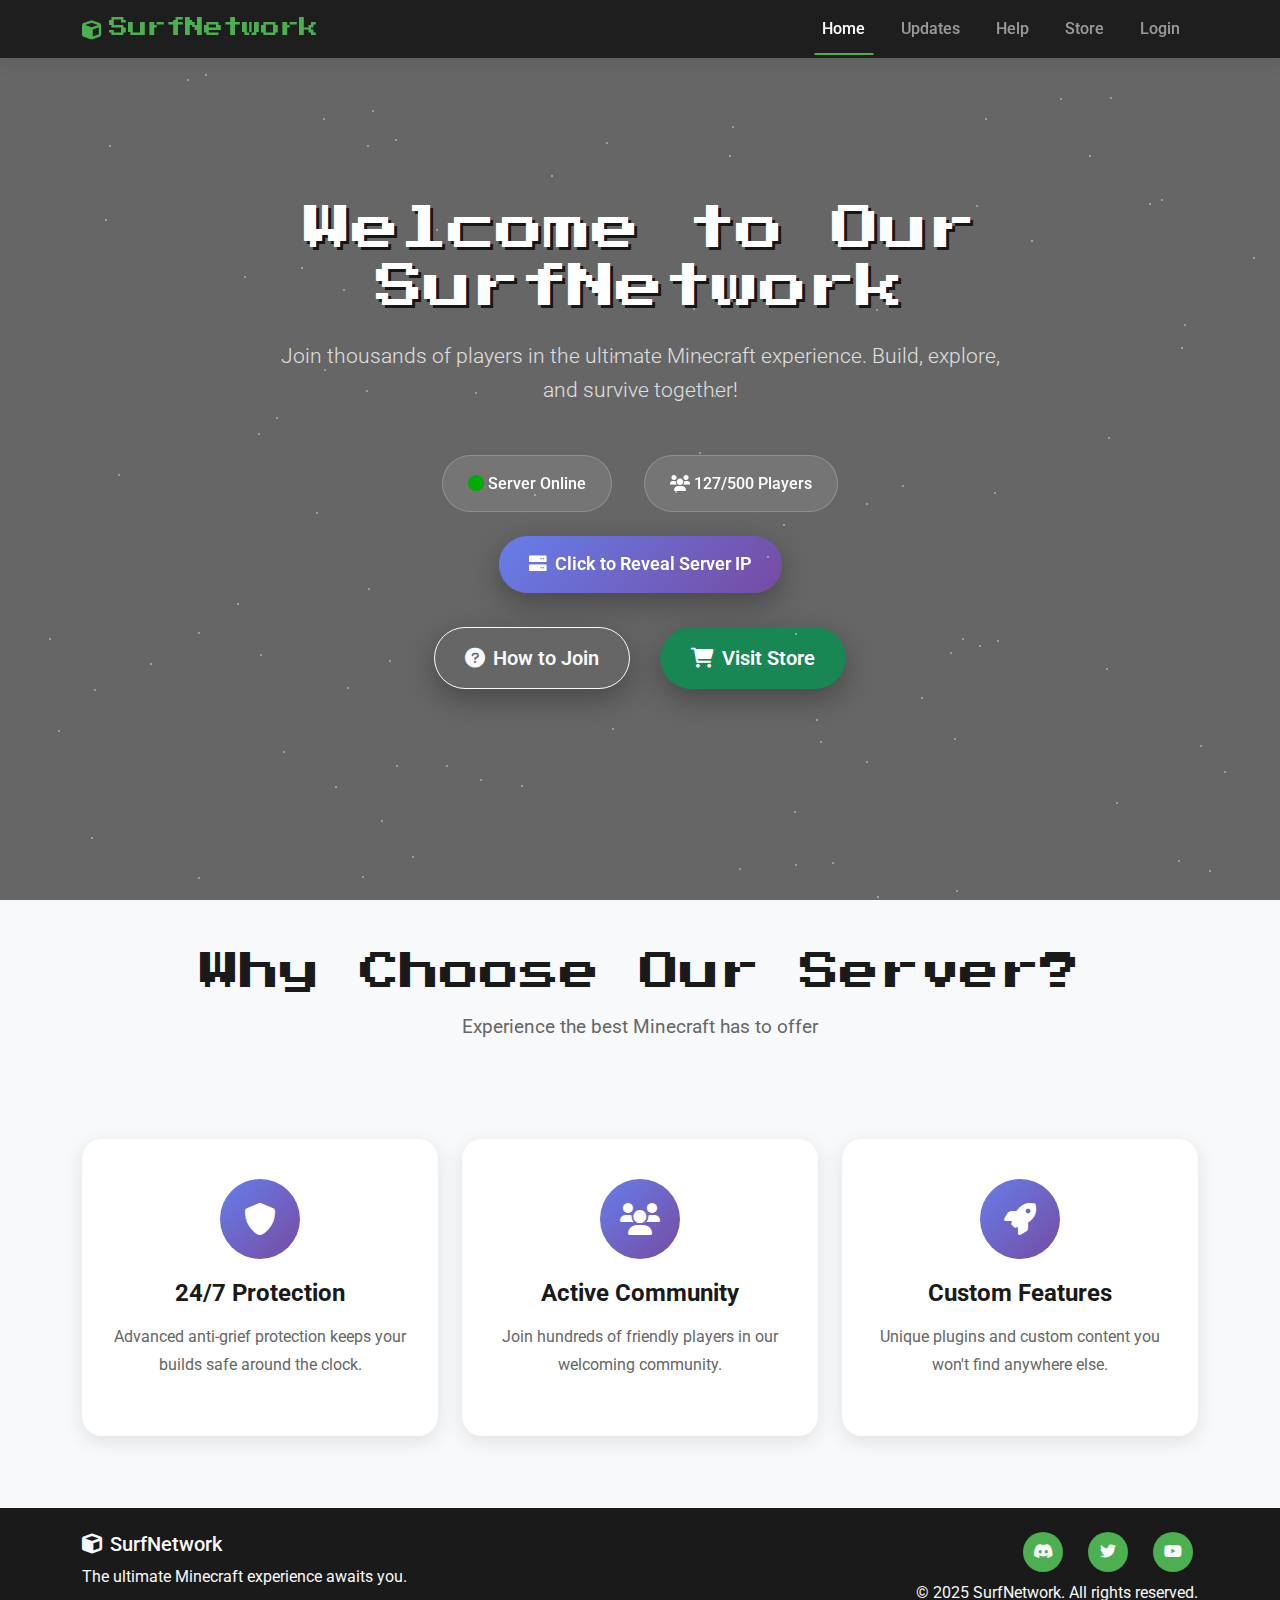
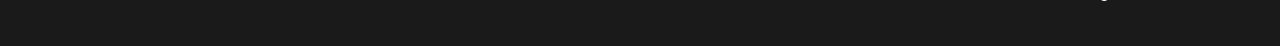
<file: index.html>
<!DOCTYPE html>
<html lang="en">
<head>
    <meta charset="UTF-8">
    <meta name="viewport" content="width=device-width, initial-scale=1.0">
    <title>SurfNetwork - Home</title>
    <link href="https://cdn.jsdelivr.net/npm/bootstrap@5.3.0/dist/css/bootstrap.min.css" rel="stylesheet">
    <link href="https://cdnjs.cloudflare.com/ajax/libs/font-awesome/6.0.0/css/all.min.css" rel="stylesheet">
    <link rel="stylesheet" href="styles.css">
</head>
<body>
    <!-- Navigation -->
    <nav class="navbar navbar-expand-lg navbar-dark bg-dark fixed-top">
        <div class="container">
            <a class="navbar-brand" href="index.html">
                <i class="fas fa-cube me-2"></i>SurfNetwork
            </a>
            <button class="navbar-toggler" type="button" data-bs-toggle="collapse" data-bs-target="#navbarNav">
                <span class="navbar-toggler-icon"></span>
            </button>
            <div class="collapse navbar-collapse" id="navbarNav">
                <ul class="navbar-nav ms-auto">
                    <li class="nav-item">
                        <a class="nav-link active" href="index.html">Home</a>
                    </li>
                    <li class="nav-item">
                        <a class="nav-link" href="updates.html">Updates</a>
                    </li>
                    <li class="nav-item">
                        <a class="nav-link" href="help.html">Help</a>
                    </li>
                    <li class="nav-item">
                        <a class="nav-link" href="store.html">Store</a>
                    </li>
                    <li class="nav-item">
                        <a class="nav-link" href="login.html">Login</a>
                    </li>
                </ul>
            </div>
        </div>
    </nav>

    <!-- Hero Section -->
    <section class="hero-section">
        <div class="hero-overlay">
            <div class="container">
                <div class="row justify-content-center text-center">
                    <div class="col-lg-8">
                        <h1 class="hero-title mb-4">Welcome to Our SurfNetwork</h1>
                        <p class="hero-subtitle mb-5">Join thousands of players in the ultimate Minecraft experience. Build, explore, and survive together!</p>
                        
                        <!-- Server Status -->
                        <div class="server-status mb-4">
                            <div class="status-indicator online">
                                <i class="fas fa-circle"></i>
                                <span>Server Online</span>
                            </div>
                            <div class="player-count">
                                <i class="fas fa-users"></i>
                                <span id="playerCount">127/500 Players</span>
                            </div>
                        </div>

                        <!-- IP Reveal Button -->
                        <div class="ip-section mb-4">
                            <button class="btn btn-primary btn-lg ip-reveal-btn" id="ipRevealBtn">
                                <i class="fas fa-server me-2"></i>Click to Reveal Server IP
                            </button>
                            <div class="ip-display d-none" id="ipDisplay">
                                <div class="ip-box">
                                    <span class="ip-text">play.yourserver.com</span>
                                    <button class="btn btn-outline-light btn-sm ms-2" onclick="copyIP()">
                                        <i class="fas fa-copy"></i> Copy
                                    </button>
                                </div>
                            </div>
                        </div>

                        <div class="hero-buttons">
                            <a href="help.html" class="btn btn-outline-light btn-lg me-3">
                                <i class="fas fa-question-circle me-2"></i>How to Join
                            </a>
                            <a href="store.html" class="btn btn-success btn-lg">
                                <i class="fas fa-shopping-cart me-2"></i>Visit Store
                            </a>
                        </div>
                    </div>
                </div>
            </div>
        </div>
    </section>

    <!-- Features Section -->
    <section class="features-section py-5">
        <div class="container">
            <div class="row text-center mb-5">
                <div class="col-12">
                    <h2 class="section-title">Why Choose Our Server?</h2>
                    <p class="section-subtitle">Experience the best Minecraft has to offer</p>
                </div>
            </div>
            <div class="row">
                <div class="col-md-4 mb-4">
                    <div class="feature-card">
                        <div class="feature-icon">
                            <i class="fas fa-shield-alt"></i>
                        </div>
                        <h4>24/7 Protection</h4>
                        <p>Advanced anti-grief protection keeps your builds safe around the clock.</p>
                    </div>
                </div>
                <div class="col-md-4 mb-4">
                    <div class="feature-card">
                        <div class="feature-icon">
                            <i class="fas fa-users"></i>
                        </div>
                        <h4>Active Community</h4>
                        <p>Join hundreds of friendly players in our welcoming community.</p>
                    </div>
                </div>
                <div class="col-md-4 mb-4">
                    <div class="feature-card">
                        <div class="feature-icon">
                            <i class="fas fa-rocket"></i>
                        </div>
                        <h4>Custom Features</h4>
                        <p>Unique plugins and custom content you won't find anywhere else.</p>
                    </div>
                </div>
            </div>
        </div>
    </section>

    <!-- Footer -->
    <footer class="footer bg-dark text-light py-4">
        <div class="container">
            <div class="row">
                <div class="col-md-6">
                    <h5><i class="fas fa-cube me-2"></i>SurfNetwork</h5>
                    <p>The ultimate Minecraft experience awaits you.</p>
                </div>
                <div class="col-md-6 text-md-end">
                    <div class="social-links">
                        <a href="#" class="text-light me-3"><i class="fab fa-discord"></i></a>
                        <a href="#" class="text-light me-3"><i class="fab fa-twitter"></i></a>
                        <a href="#" class="text-light"><i class="fab fa-youtube"></i></a>
                    </div>
                    <p class="mt-2">&copy; 2025 SurfNetwork. All rights reserved.</p>
                </div>
            </div>
        </div>
    </footer>

    <script src="https://cdn.jsdelivr.net/npm/bootstrap@5.3.0/dist/js/bootstrap.bundle.min.js"></script>
    <script src="database.js"></script>
    <script src="script.js"></script>
</body>
</html>
</file>
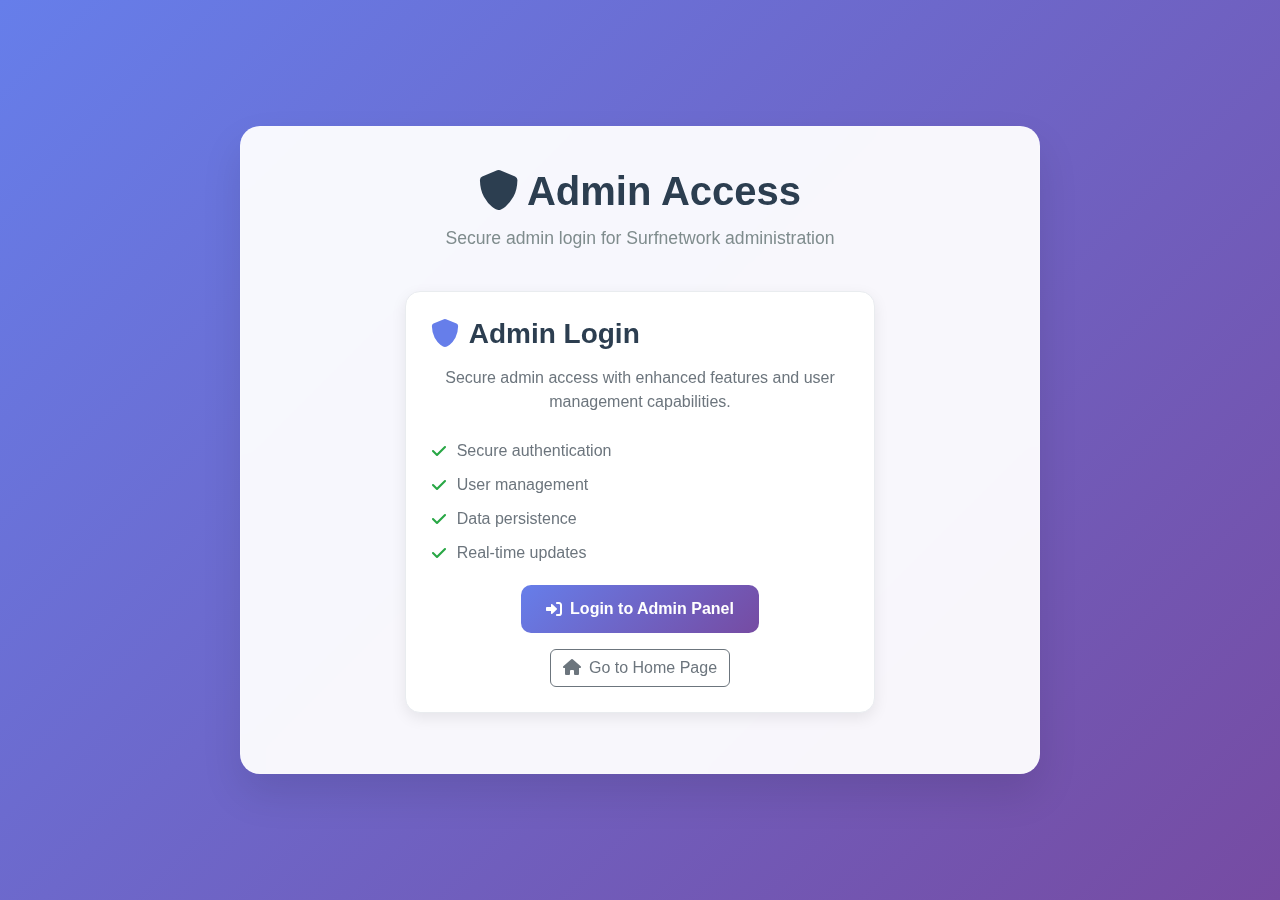
<file: admin-access.html>
<!DOCTYPE html>
<html lang="en">
<head>
    <meta charset="UTF-8">
    <meta name="viewport" content="width=device-width, initial-scale=1.0">
    <title>Admin Access - Surfnetwork</title>
    <link href="https://cdn.jsdelivr.net/npm/bootstrap@5.3.0/dist/css/bootstrap.min.css" rel="stylesheet">
    <link href="https://cdnjs.cloudflare.com/ajax/libs/font-awesome/6.0.0/css/all.min.css" rel="stylesheet">
    <style>
        body {
            background: linear-gradient(135deg, #667eea 0%, #764ba2 100%);
            min-height: 100vh;
            font-family: 'Segoe UI', Tahoma, Geneva, Verdana, sans-serif;
        }
        .main-container {
            min-height: 100vh;
            display: flex;
            align-items: center;
            justify-content: center;
            padding: 20px;
        }
        .access-card {
            background: rgba(255, 255, 255, 0.95);
            backdrop-filter: blur(10px);
            border-radius: 20px;
            box-shadow: 0 20px 40px rgba(0, 0, 0, 0.1);
            padding: 40px;
            max-width: 800px;
            width: 100%;
            border: 1px solid rgba(255, 255, 255, 0.2);
        }
        .header-section {
            text-align: center;
            margin-bottom: 40px;
        }
        .header-section h1 {
            color: #2c3e50;
            font-weight: 700;
            margin-bottom: 10px;
            font-size: 2.5rem;
        }
        .header-section p {
            color: #7f8c8d;
            font-size: 1.1rem;
            margin: 0;
        }
        .option-card {
            background: white;
            border-radius: 15px;
            padding: 25px;
            margin-bottom: 20px;
            box-shadow: 0 5px 15px rgba(0, 0, 0, 0.08);
            border: 1px solid #e9ecef;
            transition: all 0.3s ease;
        }
        .option-card:hover {
            transform: translateY(-5px);
            box-shadow: 0 10px 25px rgba(0, 0, 0, 0.15);
        }
        .option-card h3 {
            color: #2c3e50;
            font-weight: 600;
            margin-bottom: 15px;
            display: flex;
            align-items: center;
        }
        .option-card h3 i {
            margin-right: 10px;
            color: #667eea;
        }
        .option-card p {
            color: #6c757d;
            margin-bottom: 20px;
        }
        .btn-access {
            background: linear-gradient(135deg, #667eea 0%, #764ba2 100%);
            border: none;
            border-radius: 10px;
            padding: 12px 25px;
            color: white;
            text-decoration: none;
            font-weight: 600;
            transition: all 0.3s ease;
            display: inline-flex;
            align-items: center;
            gap: 8px;
        }
        .btn-access:hover {
            transform: translateY(-2px);
            box-shadow: 0 5px 15px rgba(102, 126, 234, 0.4);
            color: white;
        }
        .credentials-section {
            background: linear-gradient(135deg, #f8f9fa 0%, #e9ecef 100%);
            border-radius: 15px;
            padding: 25px;
            margin: 30px 0;
            border-left: 4px solid #667eea;
        }
        .credentials-section h3 {
            color: #2c3e50;
            margin-bottom: 20px;
            display: flex;
            align-items: center;
        }
        .credentials-section h3 i {
            margin-right: 10px;
            color: #667eea;
        }
        .credentials-box {
            background: white;
            border-radius: 10px;
            padding: 20px;
            border: 1px solid #dee2e6;
            font-family: 'Courier New', monospace;
            font-size: 14px;
            color: #495057;
        }
        .credentials-box strong {
            color: #2c3e50;
        }
        .debug-section {
            background: linear-gradient(135deg, #e3f2fd 0%, #bbdefb 100%);
            border-radius: 15px;
            padding: 25px;
            margin-top: 30px;
            border-left: 4px solid #2196f3;
        }
        .debug-section h3 {
            color: #2c3e50;
            margin-bottom: 20px;
            display: flex;
            align-items: center;
        }
        .debug-section h3 i {
            margin-right: 10px;
            color: #2196f3;
        }
        .btn-debug {
            background: linear-gradient(135deg, #2196f3 0%, #1976d2 100%);
            border: none;
            border-radius: 8px;
            padding: 10px 20px;
            color: white;
            text-decoration: none;
            font-weight: 500;
            margin: 5px;
            transition: all 0.3s ease;
            display: inline-flex;
            align-items: center;
            gap: 5px;
        }
        .btn-debug:hover {
            transform: translateY(-2px);
            box-shadow: 0 3px 10px rgba(33, 150, 243, 0.4);
            color: white;
        }
        .status-indicator {
            display: inline-block;
            width: 12px;
            height: 12px;
            border-radius: 50%;
            margin-right: 8px;
        }
        .status-online {
            background-color: #28a745;
            box-shadow: 0 0 10px rgba(40, 167, 69, 0.5);
        }
        .status-offline {
            background-color: #dc3545;
            box-shadow: 0 0 10px rgba(220, 53, 69, 0.5);
        }
        .feature-list {
            list-style: none;
            padding: 0;
            margin: 15px 0;
        }
        .feature-list li {
            padding: 5px 0;
            color: #6c757d;
            display: flex;
            align-items: center;
        }
        .feature-list li i {
            color: #28a745;
            margin-right: 10px;
            width: 16px;
        }
    </style>
</head>
<body>
    <div class="main-container">
        <div class="access-card">
            <div class="header-section">
                <h1><i class="fas fa-shield-alt me-2"></i>Admin Access</h1>
                <p>Secure admin login for Surfnetwork administration</p>
            </div>
            
            <div class="row justify-content-center">
                <div class="col-md-8">
                    <div class="option-card text-center">
                        <h3><i class="fas fa-shield-alt"></i>Admin Login</h3>
                        <p>Secure admin access with enhanced features and user management capabilities.</p>
                        <ul class="feature-list">
                            <li><i class="fas fa-check"></i>Secure authentication</li>
                            <li><i class="fas fa-check"></i>User management</li>
                            <li><i class="fas fa-check"></i>Data persistence</li>
                            <li><i class="fas fa-check"></i>Real-time updates</li>
                        </ul>
                        <a href="admin-login-fixed.html" class="btn-access btn-lg">
                            <i class="fas fa-sign-in-alt"></i>Login to Admin Panel
                        </a>
                        <div class="mt-3">
                            <a href="index.html" class="btn btn-outline-secondary">
                                <i class="fas fa-home me-2"></i>Go to Home Page
                            </a>
                        </div>
                    </div>
                </div>
            </div>
            
        </div>
    </div>

    <script>
        console.log('Enhanced admin access page loaded');
        
        // Check if already logged in (disabled - always require login)
        const adminToken = localStorage.getItem('adminToken');
        if (adminToken) {
            console.log('Admin token found but auto-login disabled');
            // Don't auto-redirect - always require manual login
        }
        
        // Test localStorage
        console.log('localStorage available:', typeof(Storage) !== "undefined");
        console.log('Current localStorage keys:', Object.keys(localStorage));
        
        // Add click tracking for analytics
        document.querySelectorAll('.btn-access').forEach(btn => {
            btn.addEventListener('click', function() {
                console.log('Clicked:', this.textContent.trim());
            });
        });
    </script>
</body>
</html>
</file>
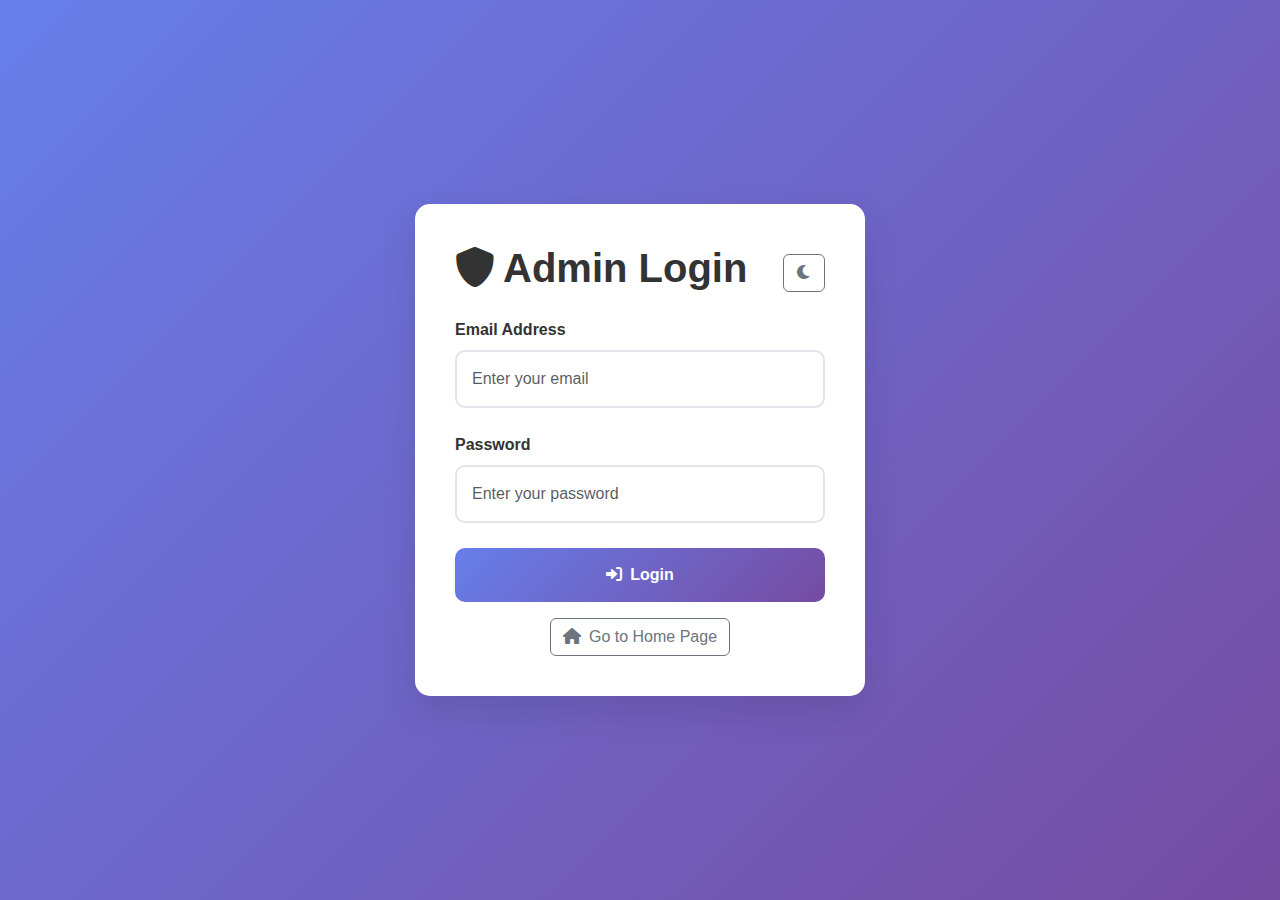
<file: admin-login-fixed.html>
<!DOCTYPE html>
<html lang="en">
<head>
    <meta charset="UTF-8">
    <meta name="viewport" content="width=device-width, initial-scale=1.0">
    <title>Admin Login - Surfnetwork</title>
    <link href="https://cdn.jsdelivr.net/npm/bootstrap@5.3.0/dist/css/bootstrap.min.css" rel="stylesheet">
    <link href="https://cdnjs.cloudflare.com/ajax/libs/font-awesome/6.0.0/css/all.min.css" rel="stylesheet">
    <style>
        :root {
            --bg-primary: linear-gradient(135deg, #667eea 0%, #764ba2 100%);
            --bg-secondary: #ffffff;
            --text-primary: #333333;
            --text-secondary: #666666;
            --border-color: #e1e5e9;
            --shadow: rgba(0, 0, 0, 0.1);
        }

        [data-theme="dark"] {
            --bg-primary: linear-gradient(135deg, #2d3748 0%, #1a202c 100%);
            --bg-secondary: #2d2d2d;
            --text-primary: #ffffff;
            --text-secondary: #b0b0b0;
            --border-color: #404040;
            --shadow: rgba(0, 0, 0, 0.3);
        }

        body {
            background: var(--bg-primary);
            min-height: 100vh;
            display: flex;
            align-items: center;
            justify-content: center;
            font-family: 'Segoe UI', Tahoma, Geneva, Verdana, sans-serif;
            transition: background 0.3s ease;
        }
        .login-container {
            background: var(--bg-secondary);
            border-radius: 15px;
            box-shadow: 0 15px 35px var(--shadow);
            padding: 40px;
            width: 100%;
            max-width: 450px;
            position: relative;
            transition: background-color 0.3s ease;
        }
        .login-header h1 {
            color: var(--text-primary);
            font-weight: 700;
            margin-bottom: 10px;
        }
        .login-header p {
            color: var(--text-secondary);
            margin: 0;
        }
        .form-group {
            margin-bottom: 25px;
        }
        .form-group label {
            font-weight: 600;
            color: var(--text-primary);
            margin-bottom: 8px;
            display: block;
        }
        .form-control {
            border: 2px solid var(--border-color);
            border-radius: 10px;
            padding: 15px;
            font-size: 16px;
            transition: all 0.3s ease;
            background: var(--bg-secondary);
            color: var(--text-primary);
        }
        .form-control:focus {
            border-color: #667eea;
            box-shadow: 0 0 0 0.2rem rgba(102, 126, 234, 0.25);
        }
        .btn-login {
            background: linear-gradient(135deg, #667eea 0%, #764ba2 100%);
            border: none;
            border-radius: 10px;
            padding: 15px;
            font-size: 16px;
            font-weight: 600;
            color: white;
            width: 100%;
            transition: all 0.3s ease;
            cursor: pointer;
        }
        .btn-login:hover {
            transform: translateY(-2px);
            box-shadow: 0 5px 15px rgba(102, 126, 234, 0.4);
        }
        .btn-login:disabled {
            opacity: 0.6;
            cursor: not-allowed;
            transform: none;
        }
        .alert {
            border-radius: 10px;
            border: none;
            padding: 15px;
            margin-top: 20px;
        }
        .alert-success {
            background-color: #d4edda;
            color: #155724;
        }
        .alert-danger {
            background-color: #f8d7da;
            color: #721c24;
        }
        .credentials-info {
            background: #f8f9fa;
            border-radius: 10px;
            padding: 20px;
            margin-top: 25px;
            border-left: 4px solid #667eea;
        }
        .credentials-info h5 {
            color: #333;
            margin-bottom: 15px;
            font-weight: 600;
        }
        .credentials-info p {
            margin: 5px 0;
            color: #666;
        }
        .debug-info {
            background: #e9ecef;
            border-radius: 5px;
            padding: 10px;
            margin-top: 15px;
            font-family: monospace;
            font-size: 12px;
            color: #495057;
        }
    </style>
</head>
<body>
    <div class="login-container">
        <div class="login-header">
            <div class="d-flex justify-content-between align-items-center mb-3">
                <h1><i class="fas fa-shield-alt me-2"></i>Admin Login</h1>
                <button class="btn btn-outline-secondary" onclick="toggleTheme()" title="Toggle Dark/Light Mode">
                    <i class="fas fa-moon" id="themeIcon"></i>
                </button>
            </div>
            
        </div>
        
        <form id="adminLoginForm" onsubmit="handleLogin(event)">
            <div class="form-group">
                <label for="email">Email Address</label>
                <input type="email" class="form-control" id="email" name="email" required 
                       placeholder="Enter your email">
            </div>
            
            <div class="form-group">
                <label for="password">Password</label>
                <input type="password" class="form-control" id="password" name="password" required 
                       placeholder="Enter your password">
            </div>
            
            <button type="submit" class="btn-login" id="loginBtn">
                <i class="fas fa-sign-in-alt me-2"></i>Login
            </button>
        </form>
        
        <div class="text-center mt-3">
            <a href="index.html" class="btn btn-outline-secondary">
                <i class="fas fa-home me-2"></i>Go to Home Page
            </a>
        </div>
        
        <div id="messageContainer"></div>
    </div>
    </div>

    <script>
        // Theme management
        function toggleTheme() {
            const currentTheme = document.documentElement.getAttribute('data-theme');
            const newTheme = currentTheme === 'dark' ? 'light' : 'dark';
            
            document.documentElement.setAttribute('data-theme', newTheme);
            localStorage.setItem('adminTheme', newTheme);
            
            // Update theme icon
            const themeIcon = document.getElementById('themeIcon');
            themeIcon.className = newTheme === 'dark' ? 'fas fa-sun' : 'fas fa-moon';
            
            console.log('Theme switched to:', newTheme);
        }
        
        function loadTheme() {
            const savedTheme = localStorage.getItem('adminTheme') || 'light';
            document.documentElement.setAttribute('data-theme', savedTheme);
            
            // Update theme icon
            const themeIcon = document.getElementById('themeIcon');
            themeIcon.className = savedTheme === 'dark' ? 'fas fa-sun' : 'fas fa-moon';
            
            console.log('Theme loaded:', savedTheme);
        }
        
        // Self-contained admin login - no external dependencies
        
        console.log('Admin login page loaded');
        
        
        // Show message
        function showMessage(message, type = 'success') {
            const messageContainer = document.getElementById('messageContainer');
            const alertClass = type === 'success' ? 'alert-success' : 'alert-danger';
            const icon = type === 'success' ? 'check-circle' : 'exclamation-circle';
            
            messageContainer.innerHTML = `
                <div class="alert ${alertClass}">
                    <i class="fas fa-${icon} me-2"></i>${message}
                </div>
            `;
            
            // Auto-hide after 5 seconds
            setTimeout(() => {
                messageContainer.innerHTML = '';
            }, 5000);
        }
        
        // Handle login form submission
        function handleLogin(event) {
            event.preventDefault(); // Prevent page reload
            
            console.log('Login form submitted');
            
            const email = document.getElementById('email').value;
            const password = document.getElementById('password').value;
            const loginBtn = document.getElementById('loginBtn');
            
            console.log('Email:', email);
            console.log('Password:', password);
            
            // Disable button
            loginBtn.disabled = true;
            loginBtn.innerHTML = '<i class="fas fa-spinner fa-spin me-2"></i>Logging in...';
            
            // Simple validation
            if (!email || !password) {
                showMessage('Please enter both email and password', 'danger');
                loginBtn.disabled = false;
                loginBtn.innerHTML = '<i class="fas fa-sign-in-alt me-2"></i>Login';
                return;
            }
            
            // Check credentials
            if (email === 'admin@surfnetwork.com' && password === 'Adminsurfnetwork') {
                console.log('Credentials valid, creating admin session');
                
                try {
                    // Create admin token
                    const adminToken = 'admin_token_' + Date.now() + '_' + Math.random().toString(36).substr(2, 9);
                    
                    // Create admin data
                    const adminData = {
                        id: 'admin_001',
                        username: 'admin',
                        email: email,
                        role: 'admin',
                        rank: 'OWNER',
                        loginTime: new Date().toISOString(),
                        isActive: true
                    };
                    
                    // Store in localStorage
                    localStorage.setItem('adminToken', adminToken);
                    localStorage.setItem('adminData', JSON.stringify(adminData));
                    
                    console.log('Admin session created successfully');
                    console.log('Token:', adminToken);
                    console.log('Data:', adminData);
                    
                    // Show success message
                    showMessage('Login successful! Redirecting to admin panel...', 'success');
                    
                    // Redirect after 2 seconds
                    setTimeout(() => {
                        console.log('Redirecting to admin panel...');
                        window.location.href = 'admin-panel-enhanced.html';
                    }, 2000);
                    
                } catch (error) {
                    console.error('Error creating admin session:', error);
                    showMessage('Error creating admin session: ' + error.message, 'danger');
                    loginBtn.disabled = false;
                    loginBtn.innerHTML = '<i class="fas fa-sign-in-alt me-2"></i>Login';
                }
                
            } else {
                console.log('Invalid credentials');
                showMessage('Invalid email or password. Please try again.', 'danger');
                loginBtn.disabled = false;
                loginBtn.innerHTML = '<i class="fas fa-sign-in-alt me-2"></i>Login';
            }
        }
        
        // Check if already logged in (disabled - always require login)
        function checkExistingLogin() {
            // Always require login - no auto-redirect
            console.log('Auto-login disabled - always require manual login');
            return false;
        }
        
        // Initialize page
        document.addEventListener('DOMContentLoaded', function() {
            console.log('DOM loaded, initializing admin login');
            
            // Load theme first
            loadTheme();
            
            // Check if already logged in
            if (!checkExistingLogin()) {
                console.log('Not logged in, showing login form');
            }
        });
        
        // Test localStorage functionality
        console.log('localStorage available:', typeof(Storage) !== "undefined");
        console.log('Current localStorage:', Object.keys(localStorage));
        
        // Test form submission
        console.log('Form element found:', document.getElementById('adminLoginForm') ? 'Yes' : 'No');
    </script>
</body>
</html>
</file>
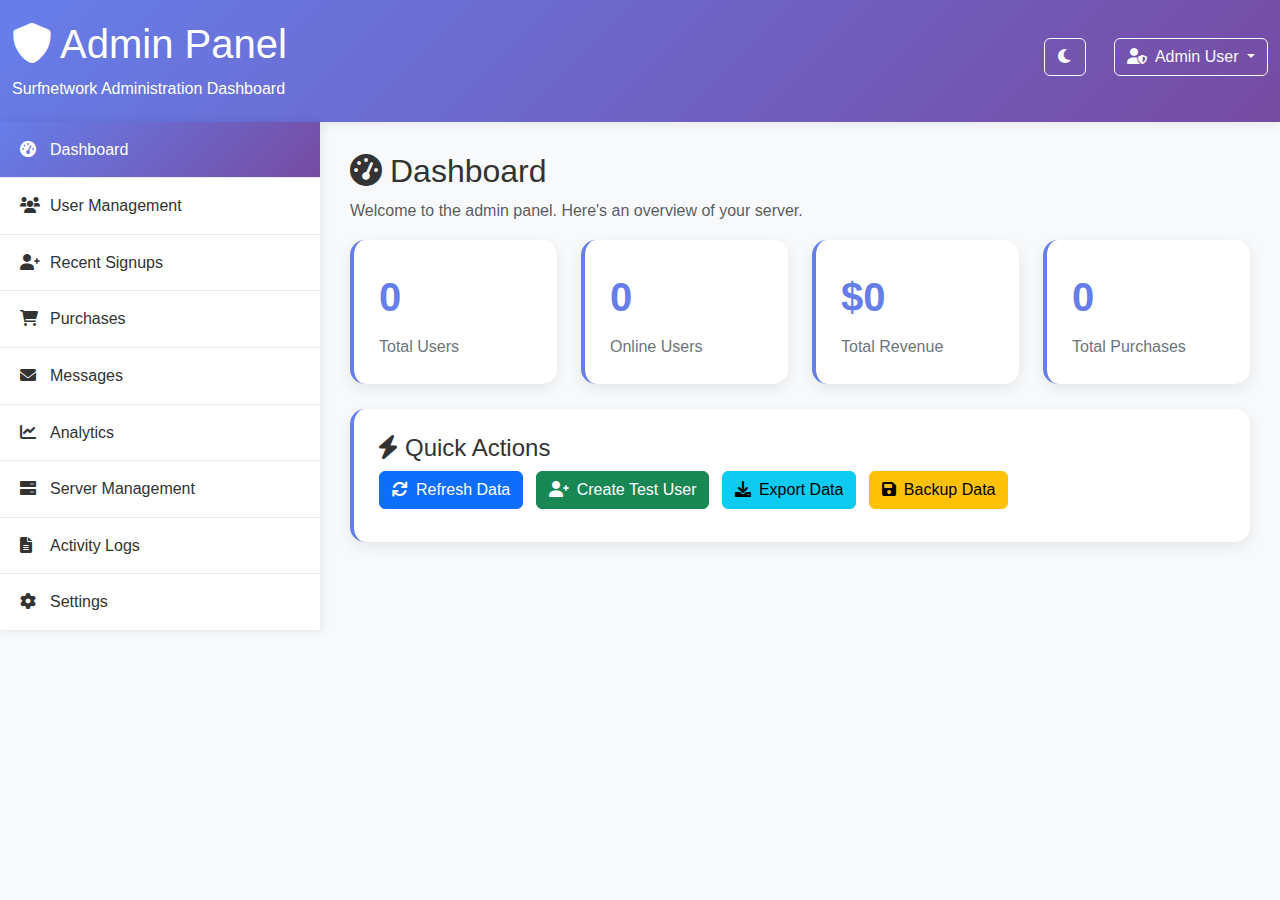
<file: admin-panel-enhanced.html>
<!DOCTYPE html>
<html lang="en">
<head>
    <meta charset="UTF-8">
    <meta name="viewport" content="width=device-width, initial-scale=1.0">
    <title>Admin Panel - Surfnetwork</title>
    <link href="https://cdn.jsdelivr.net/npm/bootstrap@5.3.0/dist/css/bootstrap.min.css" rel="stylesheet">
    <link href="https://cdnjs.cloudflare.com/ajax/libs/font-awesome/6.0.0/css/all.min.css" rel="stylesheet">
    <link rel="stylesheet" href="./styles.css">
    <style>
        :root {
            --bg-primary: #f8f9fa;
            --bg-secondary: #ffffff;
            --bg-sidebar: #ffffff;
            --text-primary: #333333;
            --text-secondary: #6c757d;
            --text-muted: #6c757d;
            --border-color: #e9ecef;
            --shadow: rgba(0,0,0,0.08);
            --shadow-hover: rgba(0,0,0,0.15);
            --gradient-primary: linear-gradient(135deg, #667eea 0%, #764ba2 100%);
            --card-bg: #ffffff;
            --table-bg: #ffffff;
            --table-header-bg: #f8f9fa;
            --table-body-bg: #f8f8f8;
            --table-body-bg-2: #e8e8e8;
        }

        [data-theme="dark"] {
            --bg-primary: #1a1a1a;
            --bg-secondary: #2d2d2d;
            --bg-sidebar: #2d2d2d;
            --text-primary: #ffffff;
            --text-secondary: #b0b0b0;
            --text-muted: #888888;
            --border-color: #404040;
            --shadow: rgba(0,0,0,0.3);
            --shadow-hover: rgba(0,0,0,0.5);
            --gradient-primary: linear-gradient(135deg, #4a5568 0%, #2d3748 100%);
            --card-bg: #2d2d2d;
            --table-bg: #2d2d2d;
            --table-header-bg: #404040;
            --table-body-bg: #1a1a1a;
            --table-body-bg-2: #2b2b2b;
        }

        body {
            background: var(--bg-primary);
            color: var(--text-primary);
            font-family: 'Segoe UI', Tahoma, Geneva, Verdana, sans-serif;
            transition: background-color 0.3s ease, color 0.3s ease;
        }
        .admin-header {
            background: var(--gradient-primary);
            color: white;
            padding: 20px 0;
            box-shadow: 0 2px 10px var(--shadow);
        }
        .admin-sidebar {
            background: var(--bg-sidebar);
            box-shadow: 2px 0 10px var(--shadow);
            padding: 0;
            transition: background-color 0.3s ease;
        }
        .admin-content {
            padding: 30px;
        }
        .stat-card {
            background: var(--card-bg);
            border-radius: 15px;
            padding: 25px;
            box-shadow: 0 5px 15px var(--shadow);
            margin-bottom: 25px;
            border-left: 4px solid #667eea;
            transition: background-color 0.3s ease, box-shadow 0.3s ease;
        }
        .stat-number {
            font-size: 2.5rem;
            font-weight: 700;
            color: #667eea;
            margin-bottom: 5px;
        }
        .stat-label {
            color: var(--text-secondary);
            font-weight: 500;
        }
        .nav-link {
            color: var(--text-primary);
            padding: 15px 20px;
            border-bottom: 1px solid var(--border-color);
            transition: all 0.3s ease;
        }
        .nav-link:hover, .nav-link.active {
            background: var(--gradient-primary);
            color: white;
        }
        .nav-link i {
            margin-right: 10px;
            width: 20px;
        }
        .content-section {
            display: none;
        }
        .content-section.active {
            display: block;
        }
        .user-card {
            background: var(--card-bg);
            border-radius: 10px;
            padding: 20px;
            margin-bottom: 15px;
            box-shadow: 0 2px 10px var(--shadow);
            border: 1px solid var(--border-color);
            transition: background-color 0.3s ease, box-shadow 0.3s ease;
        }
        .user-avatar {
            width: 50px;
            height: 50px;
            border-radius: 50%;
            background: linear-gradient(135deg, #667eea 0%, #764ba2 100%);
            display: flex;
            align-items: center;
            justify-content: center;
            color: white;
            font-weight: bold;
            font-size: 1.2rem;
        }
        .user-info h5 {
            margin: 0;
            color: var(--text-primary);
        }
        .user-info p {
            margin: 5px 0 0 0;
            color: var(--text-secondary);
            font-size: 0.9rem;
        }
        .status-badge {
            padding: 4px 12px;
            border-radius: 20px;
            font-size: 0.8rem;
            font-weight: 600;
        }
        .status-online {
            background: #d4edda;
            color: #155724;
        }
        .status-offline {
            background: #f8d7da;
            color: #721c24;
        }
        .rank-badge {
            padding: 4px 12px;
            border-radius: 20px;
            font-size: 0.8rem;
            font-weight: 600;
        }
        .rank-owner { background: #dc3545; color: white; }
        .rank-admin { background: #fd7e14; color: white; }
        .rank-moderator { background: #6f42c1; color: white; }
        .rank-vip { background: #20c997; color: white; }
        .rank-default { background: #6c757d; color: white; }
        .btn-action {
            padding: 6px 12px;
            margin: 2px;
            border: none;
            border-radius: 5px;
            cursor: pointer;
            font-size: 0.8rem;
            transition: all 0.2s ease;
        }
        .btn {margin-bottom: 8px;}
        .btn-edit { background: #17a2b8; color: white; }
        .btn-ban { background: #dc3545; color: white; }
        .btn-unban { background: #28a745; color: white; }
        .btn-delete { background: #6c757d; color: white; }
        .btn-action:hover {
            transform: translateY(-1px);
            box-shadow: 0 2px 5px rgba(0,0,0,0.2);
        }
        .form-control {
            border-radius: 8px;
            border: 1px solid var(--border-color);
            padding: 10px 15px;
            background: var(--card-bg);
            color: var(--text-primary);
            transition: all 0.3s ease;
        }
        .form-control:focus {
            border-color: #667eea;
            box-shadow: 0 0 0 0.2rem rgba(102, 126, 234, 0.25);
        }
        .alert {
            border-radius: 10px;
            border: none;
            padding: 15px 20px;
            margin: 15px 0;
        }
        .table {
            background: var(--table-bg);
            border-radius: 10px;
            overflow: hidden;
            box-shadow: 0 2px 10px var(--shadow);
            transition: background-color 0.3s ease;
        }
        .table th {
            background: var(--table-header-bg);
            border: none;
            font-weight: 600;
            color: var(--text-primary);
        }
        .table tr:nth-child(odd) td {
            background-color: var(--table-body-bg);
        }
        .table tr:nth-child(even) td {
            background-color: var(--table-body-bg-2);
        }
        .table td {
            border: none;
            border-bottom: 1px solid var(--border-color);
            vertical-align: middle;
            color: var(--text-primary);
        }
        .search-box {
            background: var(--card-bg);
            border-radius: 10px;
            padding: 20px;
            margin-bottom: 25px;
            box-shadow: 0 2px 10px var(--shadow);
            transition: background-color 0.3s ease;
        }
        .notification {
            position: fixed;
            top: 20px;
            right: 20px;
            z-index: 9999;
            min-width: 300px;
            border-radius: 10px;
            padding: 15px 20px;
            box-shadow: 0 5px 15px rgba(0,0,0,0.2);
        }
        .notification.success {
            background: #d4edda;
            color: #155724;
            border-left: 4px solid #28a745;
        }
        .notification.error {
            background: #f8d7da;
            color: #721c24;
            border-left: 4px solid #dc3545;
        }
        .notification.info {
            background: #d1ecf1;
            color: #0c5460;
            border-left: 4px solid #17a2b8;
        }
        @media (min-width: 768px) {
            .hide-large {display: none;}
            .hide-small {display: block;}
        }
        @media (max-width: 768px) {
            .hide-large {display: block;}
            .hide-small {display: none;}
        }
    </style>
</head>
<body>
    <!-- Admin Header -->
    <div class="admin-header">
        <div class="container-fluid">
            <div class="row align-items-center">
                <div class="col-md-8">
                    <h1><i class="fas fa-shield-alt me-2"></i>Admin Panel</h1>
                    <p class="mb-0">Surfnetwork Administration Dashboard</p>
                </div>
                <div class="d-flex align-items-center flex-row-reverse col-md-4 text-end" style="gap: 12px">
                    <div class="dropdown">
                        <button class="btn btn-outline-light dropdown-toggle" type="button" data-bs-toggle="dropdown">
                            <i class="fas fa-user-shield me-2"></i>Admin User
                        </button>
                        <ul class="dropdown-menu">
                            <li><a class="dropdown-item" href="index.html">
                                <i class="fas fa-home me-2"></i>Go to Home Page
                            </a></li>
                            <li><a class="dropdown-item" href="#" id="logoutBtn">
                                <i class="fas fa-sign-out-alt me-2"></i>Logout
                            </a></li>
                        </ul>
                    </div>
                    <div class="dropdown me-3 d-inline-block">
                        <button id="themeIcon" class="btn btn-outline-light" type="button" title="Toggle Dark/Light Mode">
                            <i class="fas fa-moon"></i>
                        </button>
                    </div>
                    <div class="dropdown me-3 d-inline-block">
                        <button id="toggleMobileSidebar" class="btn btn-outline-light hide-large" type="button" title="Toggle Dark/Light Mode">
                            <i class="fas fa-bars"></i>
                        </button>
                    </div>
                </div>
            </div>
        </div>
    </div>

    <div class="container-fluid">
        <div class="row">
            <!-- Sidebar -->
            <div id="sidebar" class="col-md-3 admin-sidebar hide-small">
                <nav class="nav flex-column">
                    <a class="nav-link active" href="#" id="showDashboardSection">
                        <i class="fas fa-tachometer-alt"></i>Dashboard
                    </a>
                    <a class="nav-link" href="#" id="showUsersSection">
                        <i class="fas fa-users"></i>User Management
                    </a>
                    <a class="nav-link" href="#" id="showSignupsSection">
                        <i class="fas fa-user-plus"></i>Recent Signups
                    </a>
                    <a class="nav-link" href="#" id="showPurchasesSection">
                        <i class="fas fa-shopping-cart"></i>Purchases
                    </a>
                    <a class="nav-link" href="#" id="showMessagesSection">
                        <i class="fas fa-envelope"></i>Messages
                    </a>
                    <a class="nav-link" href="#" id="showAnalyticsSection">
                        <i class="fas fa-chart-line"></i>Analytics
                    </a>
                    <a class="nav-link" href="#" id="showServerSection">
                        <i class="fas fa-server"></i>Server Management
                    </a>
                    <a class="nav-link" href="#" id="showLogsSection">
                        <i class="fas fa-file-alt"></i>Activity Logs
                    </a>
                    <a class="nav-link" href="#" id="showSettingsSection">
                        <i class="fas fa-cog"></i>Settings
                    </a>
                </nav>
            </div>
            
            <!-- Main Content -->
            <div class="col-md-9 admin-content">
                <!-- Dashboard Section -->
                <div id="dashboard" class="content-section active">
                    <h2><i class="fas fa-tachometer-alt me-2"></i>Dashboard</h2>
                    <p class="text-muted">Welcome to the admin panel. Here's an overview of your server.</p>
                    
                    <!-- Statistics -->
                    <div class="row">
                        <div class="col-md-3">
                            <div class="stat-card">
                                <div class="stat-number" id="totalUsers">0</div>
                                <div class="stat-label">Total Users</div>
                            </div>
                        </div>
                        <div class="col-md-3">
                            <div class="stat-card">
                                <div class="stat-number" id="onlineUsers">0</div>
                                <div class="stat-label">Online Users</div>
                            </div>
                        </div>
                        <div class="col-md-3">
                            <div class="stat-card">
                                <div class="stat-number" id="totalRevenue">$0</div>
                                <div class="stat-label">Total Revenue</div>
                            </div>
                        </div>
                        <div class="col-md-3">
                            <div class="stat-card">
                                <div class="stat-number" id="totalPurchases">0</div>
                                <div class="stat-label">Total Purchases</div>
                            </div>
                        </div>
                    </div>
                    
                    <!-- Quick Actions -->
                    <div class="stat-card">
                        <h4><i class="fas fa-bolt me-2"></i>Quick Actions</h4>
                        <button class="btn btn-primary me-2" id="refreshBtn">
                            <i class="fas fa-refresh me-2"></i>Refresh Data
                        </button>
                        <button class="btn btn-success me-2" id="createTestUserBtn">
                            <i class="fas fa-user-plus me-2"></i>Create Test User
                        </button>
                        <button class="btn btn-info me-2" id="exportBtn">
                            <i class="fas fa-download me-2"></i>Export Data
                        </button>
                        <button class="btn btn-warning me-2" id="backupData">
                            <i class="fas fa-save me-2"></i>Backup Data
                        </button>
                    </div>
                </div>
                
                <!-- Users Section -->
                <div id="users" class="content-section">
                    <h2><i class="fas fa-users me-2"></i>User Management</h2>
                    <p class="text-muted">Manage all registered users on your server.</p>
                    
                    <!-- Search -->
                    <div class="search-box">
                        <div class="row">
                            <div class="col-md-6">
                                <input type="text" class="form-control" id="userSearch" placeholder="Search users by name or email...">
                            </div>
                            <div class="col-md-3">
                                <select class="form-control" id="statusFilter">
                                    <option value="all">All Status</option>
                                    <option value="online">Online Only</option>
                                    <option value="offline">Offline Only</option>
                                </select>
                            </div>
                            <div class="col-md-3">
                                <select class="form-control" id="rankFilter">
                                    <option value="all">All Ranks</option>
                                    <option value="OWNER">Owner</option>
                                    <option value="ADMIN">Admin</option>
                                    <option value="MODERATOR">Moderator</option>
                                    <option value="VIP">VIP</option>
                                    <option value="DEFAULT">Default</option>
                                </select>
                            </div>
                        </div>
                    </div>
                    
                    <!-- Users Table -->
                    <div class="table-responsive">
                        <table class="table">
                            <thead>
                                <tr>
                                    <th>User</th>
                                    <th>Email</th>
                                    <th>Rank</th>
                                    <th>Coins</th>
                                    <th>Status</th>
                                    <th>Join Date</th>
                                    <th>Actions</th>
                                </tr>
                            </thead>
                            <tbody id="usersTableBody">
                                <tr>
                                    <td colspan="7" class="text-center py-4">
                                        <div class="spinner-border text-primary" role="status">
                                            <span class="visually-hidden">Loading...</span>
                                        </div>
                                    </td>
                                </tr>
                            </tbody>
                        </table>
                    </div>
                </div>
                
                <!-- Recent Signups Section -->
                <div id="signups" class="content-section">
                    <h2><i class="fas fa-user-plus me-2"></i>Recent Signups</h2>
                    <p class="text-muted">View details of users who recently signed up.</p>
                    
                    <div id="signupsList">
                        <div class="text-center py-4">
                            <div class="spinner-border text-primary" role="status">
                                <span class="visually-hidden">Loading...</span>
                            </div>
                        </div>
                    </div>
                </div>
                
                <!-- Purchases Section -->
                <div id="purchases" class="content-section">
                    <h2><i class="fas fa-shopping-cart me-2"></i>Recent Purchases</h2>
                    <p class="text-muted">View recent purchases and transactions.</p>
                    
                    <div id="purchasesList">
                        <div class="text-center py-4">
                            <div class="spinner-border text-primary" role="status">
                                <span class="visually-hidden">Loading...</span>
                            </div>
                        </div>
                    </div>
                </div>
                
                <!-- Messages Section -->
                <div id="messages" class="content-section">
                    <h2><i class="fas fa-envelope me-2"></i>Contact Messages</h2>
                    <p class="text-muted">View messages from users.</p>
                    
                    <div id="messagesList">
                        <div class="text-center py-4">
                            <div class="spinner-border text-primary" role="status">
                                <span class="visually-hidden">Loading...</span>
                            </div>
                        </div>
                    </div>
                </div>
                
                <!-- Analytics Section -->
                <div id="analytics" class="content-section">
                    <h2><i class="fas fa-chart-line me-2"></i>Analytics & Reports</h2>
                    <p class="text-muted">View detailed analytics and generate reports.</p>
                    
                    <!-- Analytics Cards -->
                    <div class="row mb-4">
                        <div class="col-md-6">
                            <div class="stat-card">
                                <h4><i class="fas fa-users me-2"></i>User Growth</h4>
                                <div class="stat-number" id="userGrowth">+15%</div>
                                <div class="stat-label">This Month</div>
                            </div>
                        </div>
                        <div class="col-md-6">
                            <div class="stat-card">
                                <h4><i class="fas fa-dollar-sign me-2"></i>Revenue Growth</h4>
                                <div class="stat-number" id="revenueGrowth">+23%</div>
                                <div class="stat-label">This Month</div>
                            </div>
                        </div>
                    </div>
                    
                    <!-- Charts Placeholder -->
                    <div class="stat-card">
                        <h4><i class="fas fa-chart-bar me-2"></i>User Activity Chart</h4>
                        <div class="text-center py-5">
                            <i class="fas fa-chart-bar fa-3x text-muted mb-3"></i>
                            <p class="text-muted">Chart visualization would be implemented here</p>
                            <button class="btn btn-primary" id="generateReportBtn">
                                <i class="fas fa-download me-2"></i>Generate Report
                            </button>
                        </div>
                    </div>
                </div>
                
                <!-- Server Management Section -->
                <div id="server" class="content-section">
                    <h2><i class="fas fa-server me-2"></i>Server Management</h2>
                    <p class="text-muted">Manage server settings and monitor performance.</p>
                    
                    <!-- Server Status -->
                    <div class="stat-card">
                        <h4><i class="fas fa-heartbeat me-2"></i>Server Status</h4>
                        <div class="row">
                            <div class="col-md-3">
                                <div class="text-center">
                                    <div class="status-indicator online mb-2"></div>
                                    <h5>Server Status</h5>
                                    <p class="text-success">Online</p>
                                </div>
                            </div>
                            <div class="col-md-3">
                                <div class="text-center">
                                    <h5>Uptime</h5>
                                    <p id="serverUptime">99.9%</p>
                                </div>
                            </div>
                            <div class="col-md-3">
                                <div class="text-center">
                                    <h5>Players Online</h5>
                                    <p id="playersOnline">127/500</p>
                                </div>
                            </div>
                            <div class="col-md-3">
                                <div class="text-center">
                                    <h5>TPS</h5>
                                    <p class="text-success">20.0</p>
                                </div>
                            </div>
                        </div>
                    </div>
                    
                    <!-- Server Actions -->
                    <div class="stat-card">
                        <h4><i class="fas fa-tools me-2"></i>Server Actions</h4>
                        <div class="row">
                            <div class="col-md-4 mb-2">
                                <button class="btn btn-success w-100" id="restartServerBtn">
                                    <i class="fas fa-redo me-2"></i>Restart Server
                                </button>
                            </div>
                            <div class="col-md-4 mb-2">
                                <button class="btn btn-warning w-100" id="backupServerBtn">
                                    <i class="fas fa-save me-2"></i>Backup Server
                                </button>
                            </div>
                            <div class="col-md-4 mb-2">
                                <button class="btn btn-info w-100" id="updateServerBtn">
                                    <i class="fas fa-sync me-2"></i>Update Server
                                </button>
                            </div>
                        </div>
                    </div>
                </div>
                
                <!-- Activity Logs Section -->
                <div id="logs" class="content-section">
                    <h2><i class="fas fa-file-alt me-2"></i>Activity Logs</h2>
                    <p class="text-muted">View system activity and user actions.</p>
                    
                    <!-- Log Filters -->
                    <div class="search-box">
                        <div class="row">
                            <div class="col-md-4">
                                <select class="form-control" id="logTypeFilter">
                                    <option value="all">All Logs</option>
                                    <option value="login">Login Events</option>
                                    <option value="purchase">Purchase Events</option>
                                    <option value="admin">Admin Actions</option>
                                    <option value="error">Error Logs</option>
                                </select>
                            </div>
                            <div class="col-md-4">
                                <input type="date" class="form-control" id="logDateFilter">
                            </div>
                            <div class="col-md-4">
                                <button class="btn btn-primary w-100" id="exportLogsBtn">
                                    <i class="fas fa-download me-2"></i>Export Logs
                                </button>
                            </div>
                        </div>
                    </div>
                    
                    <!-- Logs Table -->
                    <div class="table-responsive">
                        <table class="table">
                            <thead>
                                <tr>
                                    <th>Timestamp</th>
                                    <th>Type</th>
                                    <th>User</th>
                                    <th>Action</th>
                                    <th>Details</th>
                                </tr>
                            </thead>
                            <tbody id="logsTableBody">
                                <tr>
                                    <td colspan="5" class="text-center py-4">
                                        <div class="spinner-border text-primary" role="status">
                                            <span class="visually-hidden">Loading...</span>
                                        </div>
                                    </td>
                                </tr>
                            </tbody>
                        </table>
                    </div>
                </div>
                
                <!-- Settings Section -->
                <div id="settings" class="content-section">
                    <h2><i class="fas fa-cog me-2"></i>Settings</h2>
                    <p class="text-muted">Manage admin panel settings and data.</p>
                    
                    <div class="stat-card">
                        <h4><i class="fas fa-database me-2"></i>Data Management</h4>
                        <div class="row">
                            <div class="col-md-6">
                                <button class="btn btn-success w-100 mb-2" id="createSampleDataBtn">
                                    <i class="fas fa-plus me-2"></i>Create Sample Data
                                </button>
                                <button class="btn btn-info w-100 mb-2" id="exportDataBtn">
                                    <i class="fas fa-download me-2"></i>Export All Data
                                </button>
                            </div>
                            <div class="col-md-6">
                                <button class="btn btn-warning w-100 mb-2" id="backupDataBtn">
                                    <i class="fas fa-save me-2"></i>Backup Data
                                </button>
                                <button class="btn btn-danger w-100 mb-2" id="clearAllDataBtn">
                                    <i class="fas fa-trash me-2"></i>Clear All Data
                                </button>
                            </div>
                        </div>
                    </div>
                    
                    <div class="stat-card">
                        <h4><i class="fas fa-info-circle me-2"></i>System Information</h4>
                        <div id="systemInfo">
                            <p><strong>Admin Token:</strong> <span id="adminTokenStatus">Checking...</span></p>
                            <p><strong>Database Status:</strong> <span id="databaseStatus">Checking...</span></p>
                            <p><strong>Total Users:</strong> <span id="totalUsersInfo">0</span></p>
                            <p><strong>Last Backup:</strong> <span id="lastBackup">Never</span></p>
                        </div>
                    </div>
                </div>
            </div>
        </div>
    </div>

    <script src="https://cdn.jsdelivr.net/npm/bootstrap@5.3.0/dist/js/bootstrap.bundle.min.js"></script>
    <script type="module" src="./js/admin.js"></script>
</body>
</html>
</file>
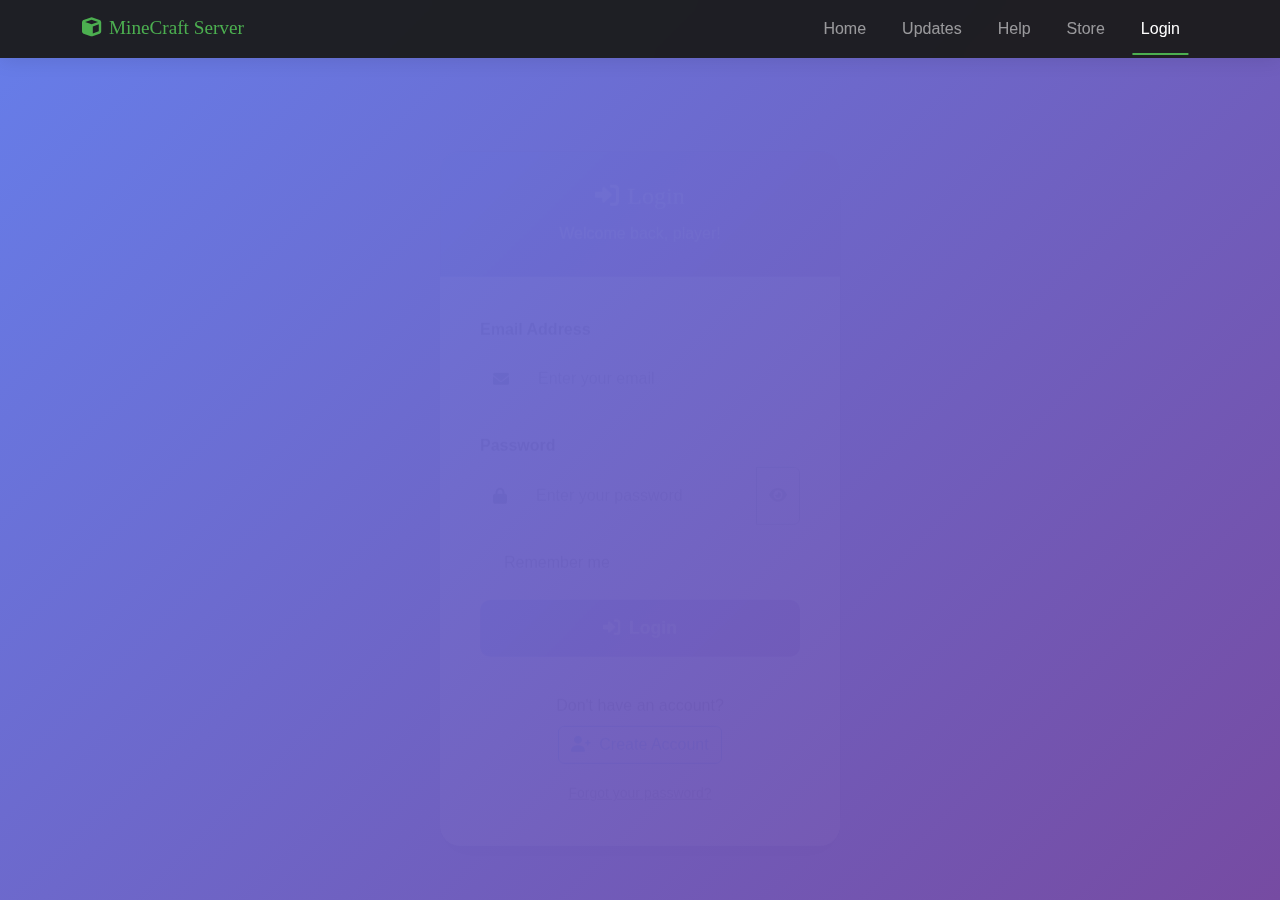
<file: confirm-email.html>
<!DOCTYPE html>
<html lang="en">
<head>
    <meta charset="UTF-8">
    <meta name="viewport" content="width=device-width, initial-scale=1.0">
    <title>Verify your email - Surfnetwork</title>
    <link href="https://cdn.jsdelivr.net/npm/bootstrap@5.3.0/dist/css/bootstrap.min.css" rel="stylesheet">
    <link href="https://cdnjs.cloudflare.com/ajax/libs/font-awesome/6.0.0/css/all.min.css" rel="stylesheet">
    <link rel="stylesheet" href="./styles.css">
    
</head>
<body>
    <!-- Navigation -->
    <nav class="navbar navbar-expand-lg navbar-dark bg-dark fixed-top">
        <div class="container">
            <a class="navbar-brand" href="index.html">
                <i class="fas fa-cube me-2"></i>Surfnetwork
            </a>
            <button class="navbar-toggler" type="button" data-bs-toggle="collapse" data-bs-target="#navbarNav">
                <span class="navbar-toggler-icon"></span>
            </button>
            <div class="collapse navbar-collapse" id="navbarNav">
                <ul class="navbar-nav ms-auto">
                    <li class="nav-item">
                        <a class="nav-link" href="index.html">Home</a>
                    </li>
                    <li class="nav-item">
                        <a class="nav-link" href="updates.html">Updates</a>
                    </li>
                    <li class="nav-item">
                        <a class="nav-link" href="help.html">Help</a>
                    </li>
                    <li class="nav-item">
                        <a class="nav-link" href="store.html">Store</a>
                    </li>
                    <li class="nav-item">
                        <a class="nav-link" href="login.html">Login</a>
                    </li>
                </ul>
            </div>
        </div>
    </nav>

    <!-- Auth Container -->
    <div class="auth-container">
        <div class="container">
            <div class="row justify-content-center">
                <div class="col-md-6 col-lg-5">
                    <!-- Verification Form -->
                    <div class="auth-card d-block" id="verifyCard">
                        <div class="auth-header">
                            <h2>Verify Email</h2>
                        </div>
                        <div class="auth-body">
                            <form id="verifyForm">
                                <div class="form-group">
                                    <div class="input-group">
                                        <span class="input-prompt"></span>
                                    </div>
                                </div>
                                
                                <div class="form-group">
                                    <label class="form-label">Verify:</label>
                                    <div class="input-group">
                                        <span class="input-group-text"><i class="fas fa-envelope"></i></span>
                                        <input id="codeInput" type="number" class="form-control" name="code" required placeholder="Enter code:" minlength="6" maxlength="6">
                                    </div>
                                    <small class="form-text text-muted">A 6-digit code was sent to the email you provided.</small>
                                    <a id="resendEmail" style="text-decoration: none;color: #ff8365;font-size: 10px;display: none;cursor: pointer">Resend code</a>
                                    <div id="resendCountdown" style="font-family: monospace;color: #1a1a1a;font-size: 10px;display: none;">0s</div>
                                </div>
                                
                                <button type="submit" class="btn btn-auth">
                                    <div class="spinner-outer"></div>Verify
                                    <i class="fas fa-arrow-right me-2"></i>
                                </button>
                            </form>
                        </div>
                    </div>
                </div>
            </div>
        </div>
    </div>

    <!-- Features Section -->
    <section class="py-5 bg-light">
        <div class="container">
            <div class="row text-center">
                <div class="col-12 mb-4">
                    <h3>Why Create an Account?</h3>
                    <p class="text-muted">Unlock exclusive features and benefits</p>
                </div>
            </div>
            <div class="row">
                <div class="col-md-4 mb-4">
                    <div class="text-center">
                        <div class="feature-icon mx-auto mb-3">
                            <i class="fas fa-shopping-cart"></i>
                        </div>
                        <h5>Store Access</h5>
                        <p class="text-muted">Purchase ranks, items, and exclusive content from our store.</p>
                    </div>
                </div>
                <div class="col-md-4 mb-4">
                    <div class="text-center">
                        <div class="feature-icon mx-auto mb-3">
                            <i class="fas fa-trophy"></i>
                        </div>
                        <h5>Track Progress</h5>
                        <p class="text-muted">Monitor your achievements, statistics, and server progress.</p>
                    </div>
                </div>
                <div class="col-md-4 mb-4">
                    <div class="text-center">
                        <div class="feature-icon mx-auto mb-3">
                            <i class="fas fa-users"></i>
                        </div>
                        <h5>Community</h5>
                        <p class="text-muted">Connect with other players and join our community forums.</p>
                    </div>
                </div>
            </div>
        </div>
    </section>

    <!-- Footer -->
    <footer class="footer bg-dark text-light py-4">
        <div class="container">
            <div class="row">
                <div class="col-md-6">
                    <h5><i class="fas fa-cube me-2"></i>Surfnetwork</h5>
                    <p>The ultimate Surfnetwork experience awaits you.</p>
                </div>
                <div class="col-md-6 text-md-end">
                    <div class="social-links">
                        <a href="#" class="text-light me-3"><i class="fab fa-discord"></i></a>
                        <a href="#" class="text-light me-3"><i class="fab fa-twitter"></i></a>
                        <a href="#" class="text-light"><i class="fab fa-youtube"></i></a>
                    </div>
                    <p class="mt-2">&copy; 2025 Surfnetwork. All rights reserved.</p>
                    <div class="mt-2">
                        <a href="terms.html" class="text-light me-3">Terms of Service</a>
                        <a href="privacy.html" class="text-light">Privacy Policy</a>
                    </div>
                </div>
            </div>
        </div>
    </footer>

    <script src="https://cdn.jsdelivr.net/npm/bootstrap@5.3.0/dist/js/bootstrap.bundle.min.js"></script>
    <script type="module" src="./js/confirm-email.js"></script>
    
</body>
</html>
</file>
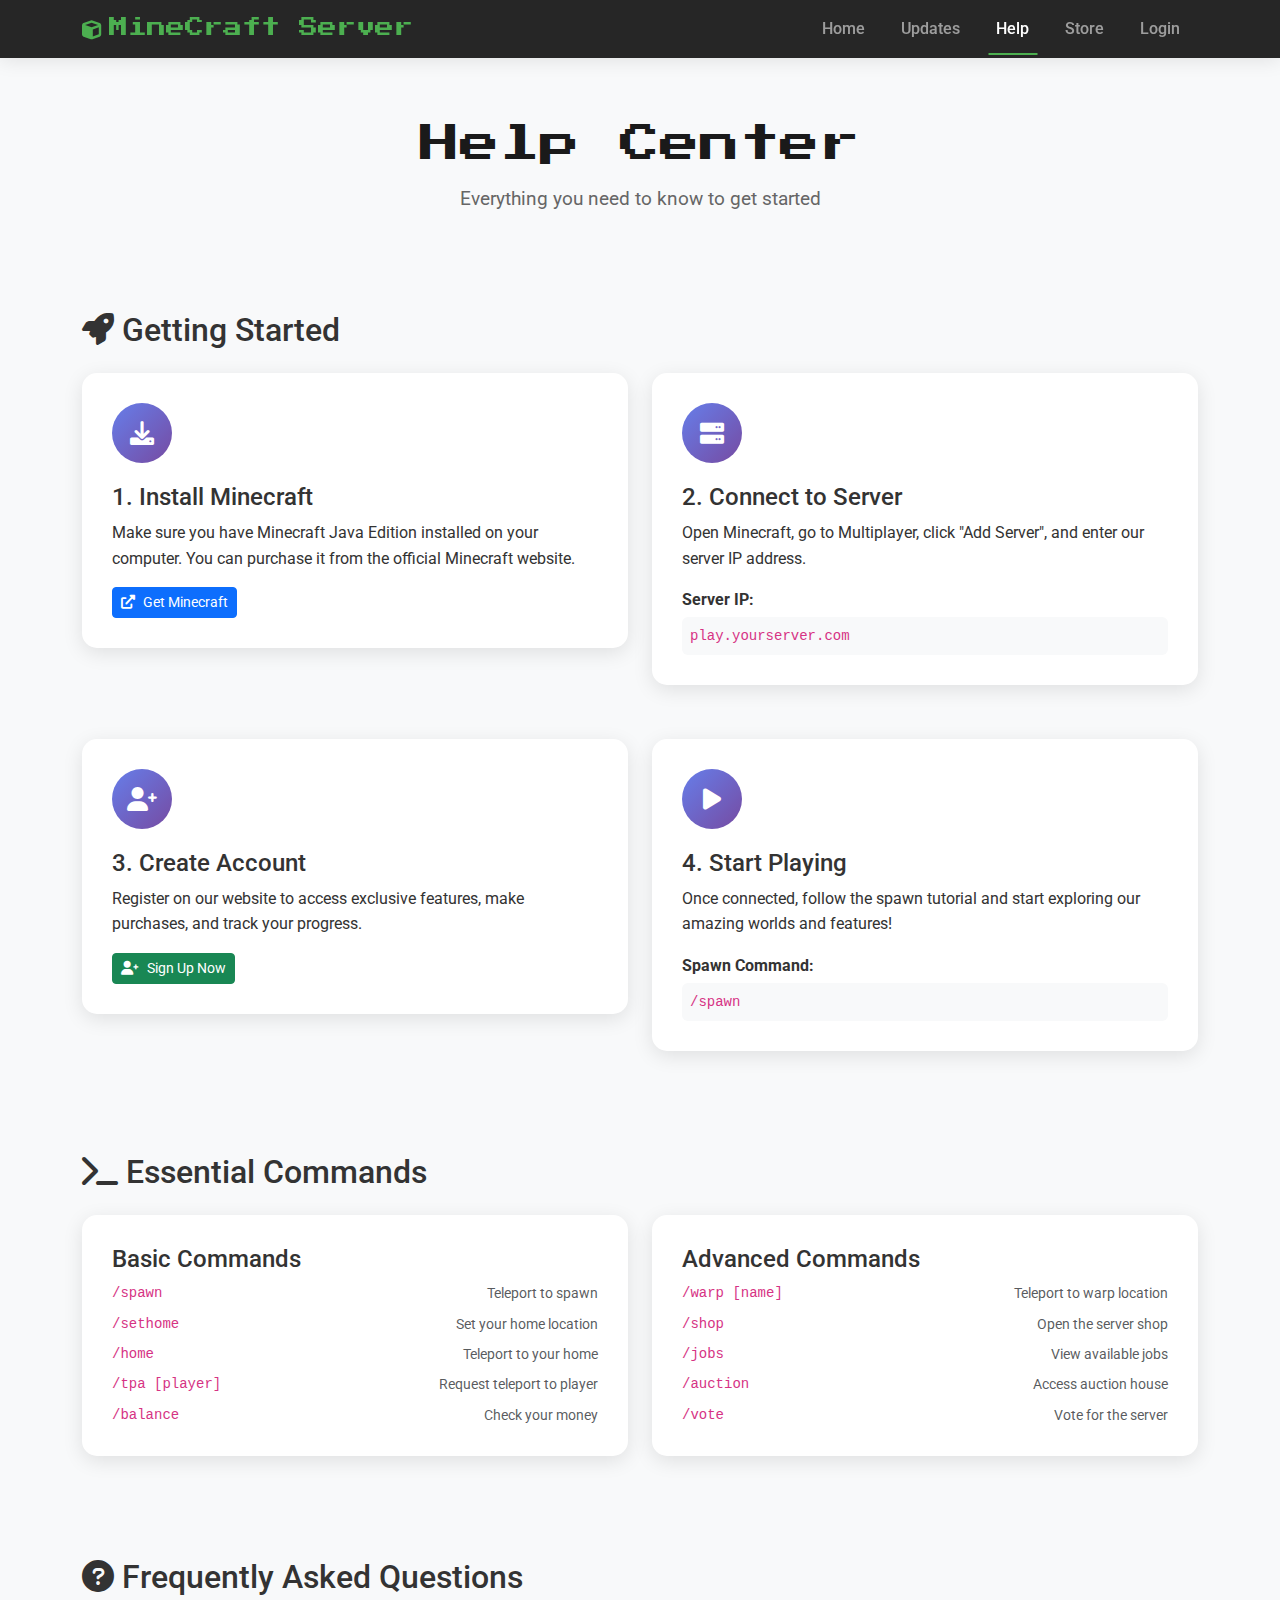
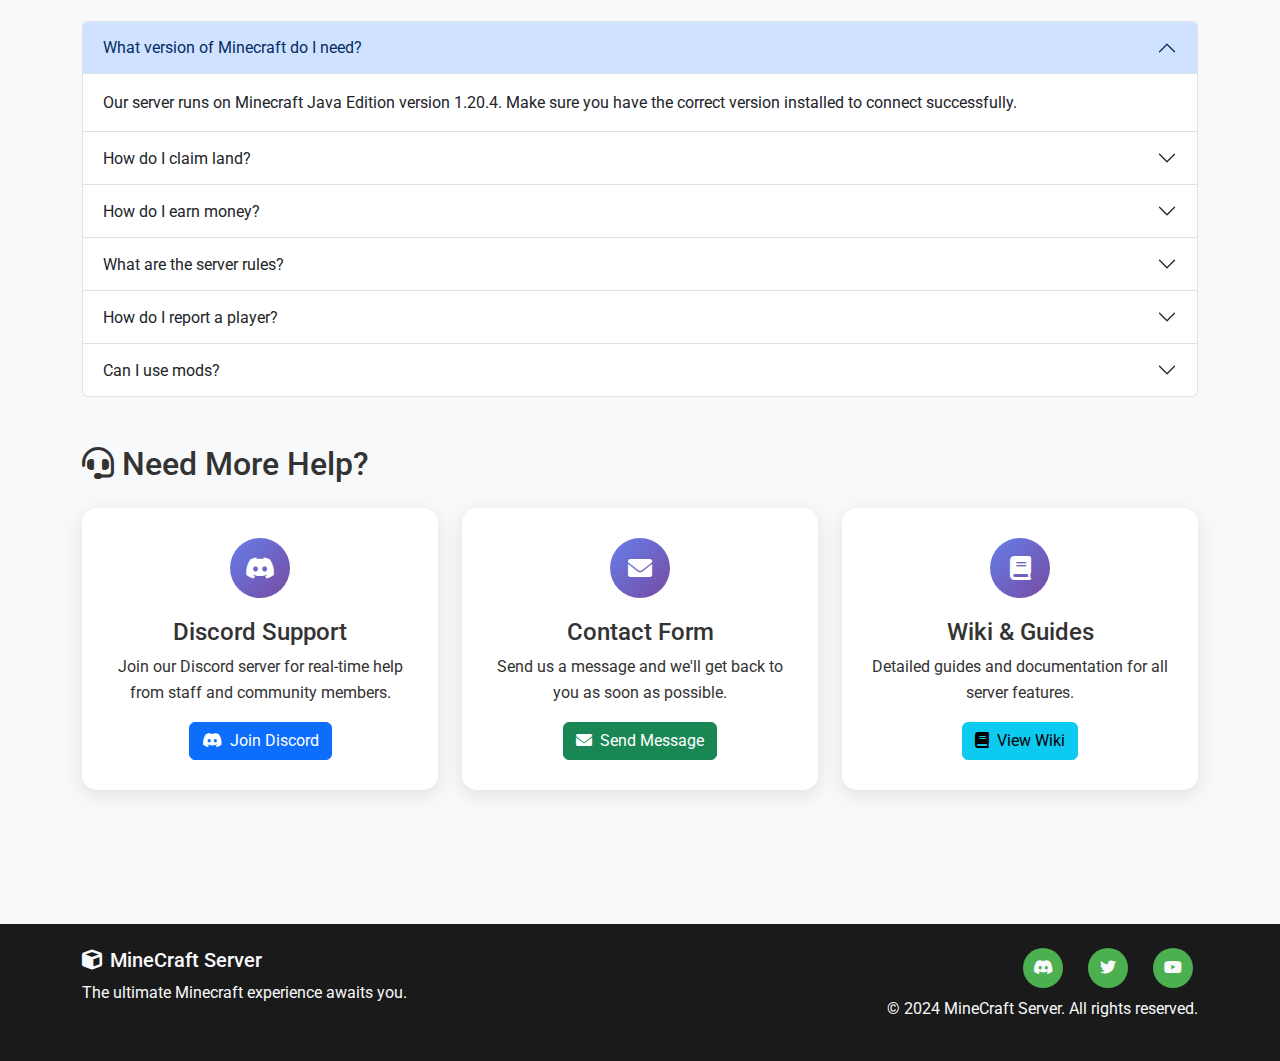
<file: help.html>
<!DOCTYPE html>
<html lang="en">
<head>
    <meta charset="UTF-8">
    <meta name="viewport" content="width=device-width, initial-scale=1.0">
    <title>Help - MineCraft Server</title>
    <link href="https://cdn.jsdelivr.net/npm/bootstrap@5.3.0/dist/css/bootstrap.min.css" rel="stylesheet">
    <link href="https://cdnjs.cloudflare.com/ajax/libs/font-awesome/6.0.0/css/all.min.css" rel="stylesheet">
    <link rel="stylesheet" href="styles.css">
</head>
<body>
    <!-- Navigation -->
    <nav class="navbar navbar-expand-lg navbar-dark bg-dark fixed-top">
        <div class="container">
            <a class="navbar-brand" href="index.html">
                <i class="fas fa-cube me-2"></i>MineCraft Server
            </a>
            <button class="navbar-toggler" type="button" data-bs-toggle="collapse" data-bs-target="#navbarNav">
                <span class="navbar-toggler-icon"></span>
            </button>
            <div class="collapse navbar-collapse" id="navbarNav">
                <ul class="navbar-nav ms-auto">
                    <li class="nav-item">
                        <a class="nav-link" href="index.html">Home</a>
                    </li>
                    <li class="nav-item">
                        <a class="nav-link" href="updates.html">Updates</a>
                    </li>
                    <li class="nav-item">
                        <a class="nav-link active" href="help.html">Help</a>
                    </li>
                    <li class="nav-item">
                        <a class="nav-link" href="store.html">Store</a>
                    </li>
                    <li class="nav-item">
                        <a class="nav-link" href="login.html">Login</a>
                    </li>
                </ul>
            </div>
        </div>
    </nav>

    <!-- Help Section -->
    <section class="help-section">
        <div class="container">
            <div class="row">
                <div class="col-12 text-center mb-5">
                    <h1 class="section-title">Help Center</h1>
                    <p class="section-subtitle">Everything you need to know to get started</p>
                </div>
            </div>

            <!-- Getting Started -->
            <div class="row mb-5">
                <div class="col-12">
                    <h2 class="mb-4"><i class="fas fa-rocket me-2"></i>Getting Started</h2>
                </div>
                <div class="col-md-6 mb-4">
                    <div class="help-card">
                        <div class="help-icon">
                            <i class="fas fa-download"></i>
                        </div>
                        <h4>1. Install Minecraft</h4>
                        <p>Make sure you have Minecraft Java Edition installed on your computer. You can purchase it from the official Minecraft website.</p>
                        <a href="https://minecraft.net" target="_blank" class="btn btn-primary btn-sm">
                            <i class="fas fa-external-link-alt me-2"></i>Get Minecraft
                        </a>
                    </div>
                </div>
                <div class="col-md-6 mb-4">
                    <div class="help-card">
                        <div class="help-icon">
                            <i class="fas fa-server"></i>
                        </div>
                        <h4>2. Connect to Server</h4>
                        <p>Open Minecraft, go to Multiplayer, click "Add Server", and enter our server IP address.</p>
                        <div class="mt-3">
                            <strong>Server IP:</strong>
                            <code class="bg-light p-2 rounded d-block mt-1">play.yourserver.com</code>
                        </div>
                    </div>
                </div>
                <div class="col-md-6 mb-4">
                    <div class="help-card">
                        <div class="help-icon">
                            <i class="fas fa-user-plus"></i>
                        </div>
                        <h4>3. Create Account</h4>
                        <p>Register on our website to access exclusive features, make purchases, and track your progress.</p>
                        <a href="login.html" class="btn btn-success btn-sm">
                            <i class="fas fa-user-plus me-2"></i>Sign Up Now
                        </a>
                    </div>
                </div>
                <div class="col-md-6 mb-4">
                    <div class="help-card">
                        <div class="help-icon">
                            <i class="fas fa-play"></i>
                        </div>
                        <h4>4. Start Playing</h4>
                        <p>Once connected, follow the spawn tutorial and start exploring our amazing worlds and features!</p>
                        <div class="mt-3">
                            <strong>Spawn Command:</strong>
                            <code class="bg-light p-2 rounded d-block mt-1">/spawn</code>
                        </div>
                    </div>
                </div>
            </div>

            <!-- Server Commands -->
            <div class="row mb-5">
                <div class="col-12">
                    <h2 class="mb-4"><i class="fas fa-terminal me-2"></i>Essential Commands</h2>
                </div>
                <div class="col-lg-6 mb-4">
                    <div class="help-card">
                        <h4>Basic Commands</h4>
                        <div class="command-list">
                            <div class="d-flex justify-content-between align-items-center mb-2">
                                <code>/spawn</code>
                                <span class="text-muted small">Teleport to spawn</span>
                            </div>
                            <div class="d-flex justify-content-between align-items-center mb-2">
                                <code>/sethome</code>
                                <span class="text-muted small">Set your home location</span>
                            </div>
                            <div class="d-flex justify-content-between align-items-center mb-2">
                                <code>/home</code>
                                <span class="text-muted small">Teleport to your home</span>
                            </div>
                            <div class="d-flex justify-content-between align-items-center mb-2">
                                <code>/tpa [player]</code>
                                <span class="text-muted small">Request teleport to player</span>
                            </div>
                            <div class="d-flex justify-content-between align-items-center">
                                <code>/balance</code>
                                <span class="text-muted small">Check your money</span>
                            </div>
                        </div>
                    </div>
                </div>
                <div class="col-lg-6 mb-4">
                    <div class="help-card">
                        <h4>Advanced Commands</h4>
                        <div class="command-list">
                            <div class="d-flex justify-content-between align-items-center mb-2">
                                <code>/warp [name]</code>
                                <span class="text-muted small">Teleport to warp location</span>
                            </div>
                            <div class="d-flex justify-content-between align-items-center mb-2">
                                <code>/shop</code>
                                <span class="text-muted small">Open the server shop</span>
                            </div>
                            <div class="d-flex justify-content-between align-items-center mb-2">
                                <code>/jobs</code>
                                <span class="text-muted small">View available jobs</span>
                            </div>
                            <div class="d-flex justify-content-between align-items-center mb-2">
                                <code>/auction</code>
                                <span class="text-muted small">Access auction house</span>
                            </div>
                            <div class="d-flex justify-content-between align-items-center">
                                <code>/vote</code>
                                <span class="text-muted small">Vote for the server</span>
                            </div>
                        </div>
                    </div>
                </div>
            </div>

            <!-- FAQ -->
            <div class="row mb-5">
                <div class="col-12">
                    <h2 class="mb-4"><i class="fas fa-question-circle me-2"></i>Frequently Asked Questions</h2>
                </div>
                <div class="col-12">
                    <div class="accordion" id="faqAccordion">
                        <div class="accordion-item">
                            <h2 class="accordion-header" id="faq1">
                                <button class="accordion-button" type="button" data-bs-toggle="collapse" data-bs-target="#collapse1">
                                    What version of Minecraft do I need?
                                </button>
                            </h2>
                            <div id="collapse1" class="accordion-collapse collapse show" data-bs-parent="#faqAccordion">
                                <div class="accordion-body">
                                    Our server runs on Minecraft Java Edition version 1.20.4. Make sure you have the correct version installed to connect successfully.
                                </div>
                            </div>
                        </div>
                        
                        <div class="accordion-item">
                            <h2 class="accordion-header" id="faq2">
                                <button class="accordion-button collapsed" type="button" data-bs-toggle="collapse" data-bs-target="#collapse2">
                                    How do I claim land?
                                </button>
                            </h2>
                            <div id="collapse2" class="accordion-collapse collapse" data-bs-parent="#faqAccordion">
                                <div class="accordion-body">
                                    Use a golden shovel to select two corners of your desired area, then type <code>/claim</code>. You start with 100 claim blocks and earn more by playing. Use <code>/trust [player]</code> to allow others to build in your claim.
                                </div>
                            </div>
                        </div>
                        
                        <div class="accordion-item">
                            <h2 class="accordion-header" id="faq3">
                                <button class="accordion-button collapsed" type="button" data-bs-toggle="collapse" data-bs-target="#collapse3">
                                    How do I earn money?
                                </button>
                            </h2>
                            <div id="collapse3" class="accordion-collapse collapse" data-bs-parent="#faqAccordion">
                                <div class="accordion-body">
                                    There are several ways to earn money: complete jobs (<code>/jobs</code>), sell items at the shop (<code>/shop</code>), participate in events, vote for the server (<code>/vote</code>), or trade with other players.
                                </div>
                            </div>
                        </div>
                        
                        <div class="accordion-item">
                            <h2 class="accordion-header" id="faq4">
                                <button class="accordion-button collapsed" type="button" data-bs-toggle="collapse" data-bs-target="#collapse4">
                                    What are the server rules?
                                </button>
                            </h2>
                            <div id="collapse4" class="accordion-collapse collapse" data-bs-parent="#faqAccordion">
                                <div class="accordion-body">
                                    <ul>
                                        <li>No griefing or stealing</li>
                                        <li>Be respectful to all players</li>
                                        <li>No cheating or hacking</li>
                                        <li>Keep chat family-friendly</li>
                                        <li>No advertising other servers</li>
                                        <li>Follow staff instructions</li>
                                    </ul>
                                    Breaking rules may result in warnings, mutes, or bans.
                                </div>
                            </div>
                        </div>
                        
                        <div class="accordion-item">
                            <h2 class="accordion-header" id="faq5">
                                <button class="accordion-button collapsed" type="button" data-bs-toggle="collapse" data-bs-target="#collapse5">
                                    How do I report a player?
                                </button>
                            </h2>
                            <div id="collapse5" class="accordion-collapse collapse" data-bs-parent="#faqAccordion">
                                <div class="accordion-body">
                                    You can report players in-game using <code>/report [player] [reason]</code> or contact staff on our Discord server. Make sure to provide evidence such as screenshots or video if possible.
                                </div>
                            </div>
                        </div>
                        
                        <div class="accordion-item">
                            <h2 class="accordion-header" id="faq6">
                                <button class="accordion-button collapsed" type="button" data-bs-toggle="collapse" data-bs-target="#collapse6">
                                    Can I use mods?
                                </button>
                            </h2>
                            <div id="collapse6" class="accordion-collapse collapse" data-bs-parent="#faqAccordion">
                                <div class="accordion-body">
                                    We allow certain client-side mods like Optifine, JEI, and minimap mods. However, any mods that give unfair advantages (x-ray, auto-clickers, etc.) are prohibited and will result in a ban.
                                </div>
                            </div>
                        </div>
                    </div>
                </div>
            </div>

            <!-- Contact Support -->
            <div class="row">
                <div class="col-12">
                    <h2 class="mb-4"><i class="fas fa-headset me-2"></i>Need More Help?</h2>
                </div>
                <div class="col-md-4 mb-4">
                    <div class="help-card text-center">
                        <div class="help-icon mx-auto">
                            <i class="fab fa-discord"></i>
                        </div>
                        <h4>Discord Support</h4>
                        <p>Join our Discord server for real-time help from staff and community members.</p>
                        <a href="#" class="btn btn-primary">
                            <i class="fab fa-discord me-2"></i>Join Discord
                        </a>
                    </div>
                </div>
                <div class="col-md-4 mb-4">
                    <div class="help-card text-center">
                        <div class="help-icon mx-auto">
                            <i class="fas fa-envelope"></i>
                        </div>
                        <h4>Contact Form</h4>
                        <p>Send us a message and we'll get back to you as soon as possible.</p>
                        <button class="btn btn-success" data-bs-toggle="modal" data-bs-target="#contactModal">
                            <i class="fas fa-envelope me-2"></i>Send Message
                        </button>
                    </div>
                </div>
                <div class="col-md-4 mb-4">
                    <div class="help-card text-center">
                        <div class="help-icon mx-auto">
                            <i class="fas fa-book"></i>
                        </div>
                        <h4>Wiki & Guides</h4>
                        <p>Detailed guides and documentation for all server features.</p>
                        <a href="#" class="btn btn-info">
                            <i class="fas fa-book me-2"></i>View Wiki
                        </a>
                    </div>
                </div>
            </div>
        </div>
    </section>

    <!-- Contact Modal -->
    <div class="modal fade" id="contactModal" tabindex="-1">
        <div class="modal-dialog">
            <div class="modal-content">
                <div class="modal-header">
                    <h5 class="modal-title"><i class="fas fa-envelope me-2"></i>Contact Support</h5>
                    <button type="button" class="btn-close" data-bs-dismiss="modal"></button>
                </div>
                <div class="modal-body">
                    <form id="contactForm">
                        <div class="mb-3">
                            <label class="form-label">Name</label>
                            <input type="text" class="form-control" name="name" required>
                        </div>
                        <div class="mb-3">
                            <label class="form-label">Email</label>
                            <input type="email" class="form-control" name="email" required>
                        </div>
                        <div class="mb-3">
                            <label class="form-label">Subject</label>
                            <select class="form-control" name="subject" required>
                                <option value="">Select a topic</option>
                                <option value="technical">Technical Issue</option>
                                <option value="account">Account Problem</option>
                                <option value="billing">Billing Question</option>
                                <option value="report">Report Player</option>
                                <option value="suggestion">Suggestion</option>
                                <option value="other">Other</option>
                            </select>
                        </div>
                        <div class="mb-3">
                            <label class="form-label">Message</label>
                            <textarea class="form-control" name="message" rows="4" required placeholder="Please describe your issue or question in detail..."></textarea>
                        </div>
                        <button type="submit" class="btn btn-primary">
                            <i class="fas fa-paper-plane me-2"></i>Send Message
                        </button>
                    </form>
                </div>
            </div>
        </div>
    </div>

    <!-- Footer -->
    <footer class="footer bg-dark text-light py-4">
        <div class="container">
            <div class="row">
                <div class="col-md-6">
                    <h5><i class="fas fa-cube me-2"></i>MineCraft Server</h5>
                    <p>The ultimate Minecraft experience awaits you.</p>
                </div>
                <div class="col-md-6 text-md-end">
                    <div class="social-links">
                        <a href="#" class="text-light me-3"><i class="fab fa-discord"></i></a>
                        <a href="#" class="text-light me-3"><i class="fab fa-twitter"></i></a>
                        <a href="#" class="text-light"><i class="fab fa-youtube"></i></a>
                    </div>
                    <p class="mt-2">&copy; 2024 MineCraft Server. All rights reserved.</p>
                </div>
            </div>
        </div>
    </footer>

    <script src="https://cdn.jsdelivr.net/npm/bootstrap@5.3.0/dist/js/bootstrap.bundle.min.js"></script>
    <script src="database.js"></script>
    <script src="script.js"></script>
</body>
</html>
</file>
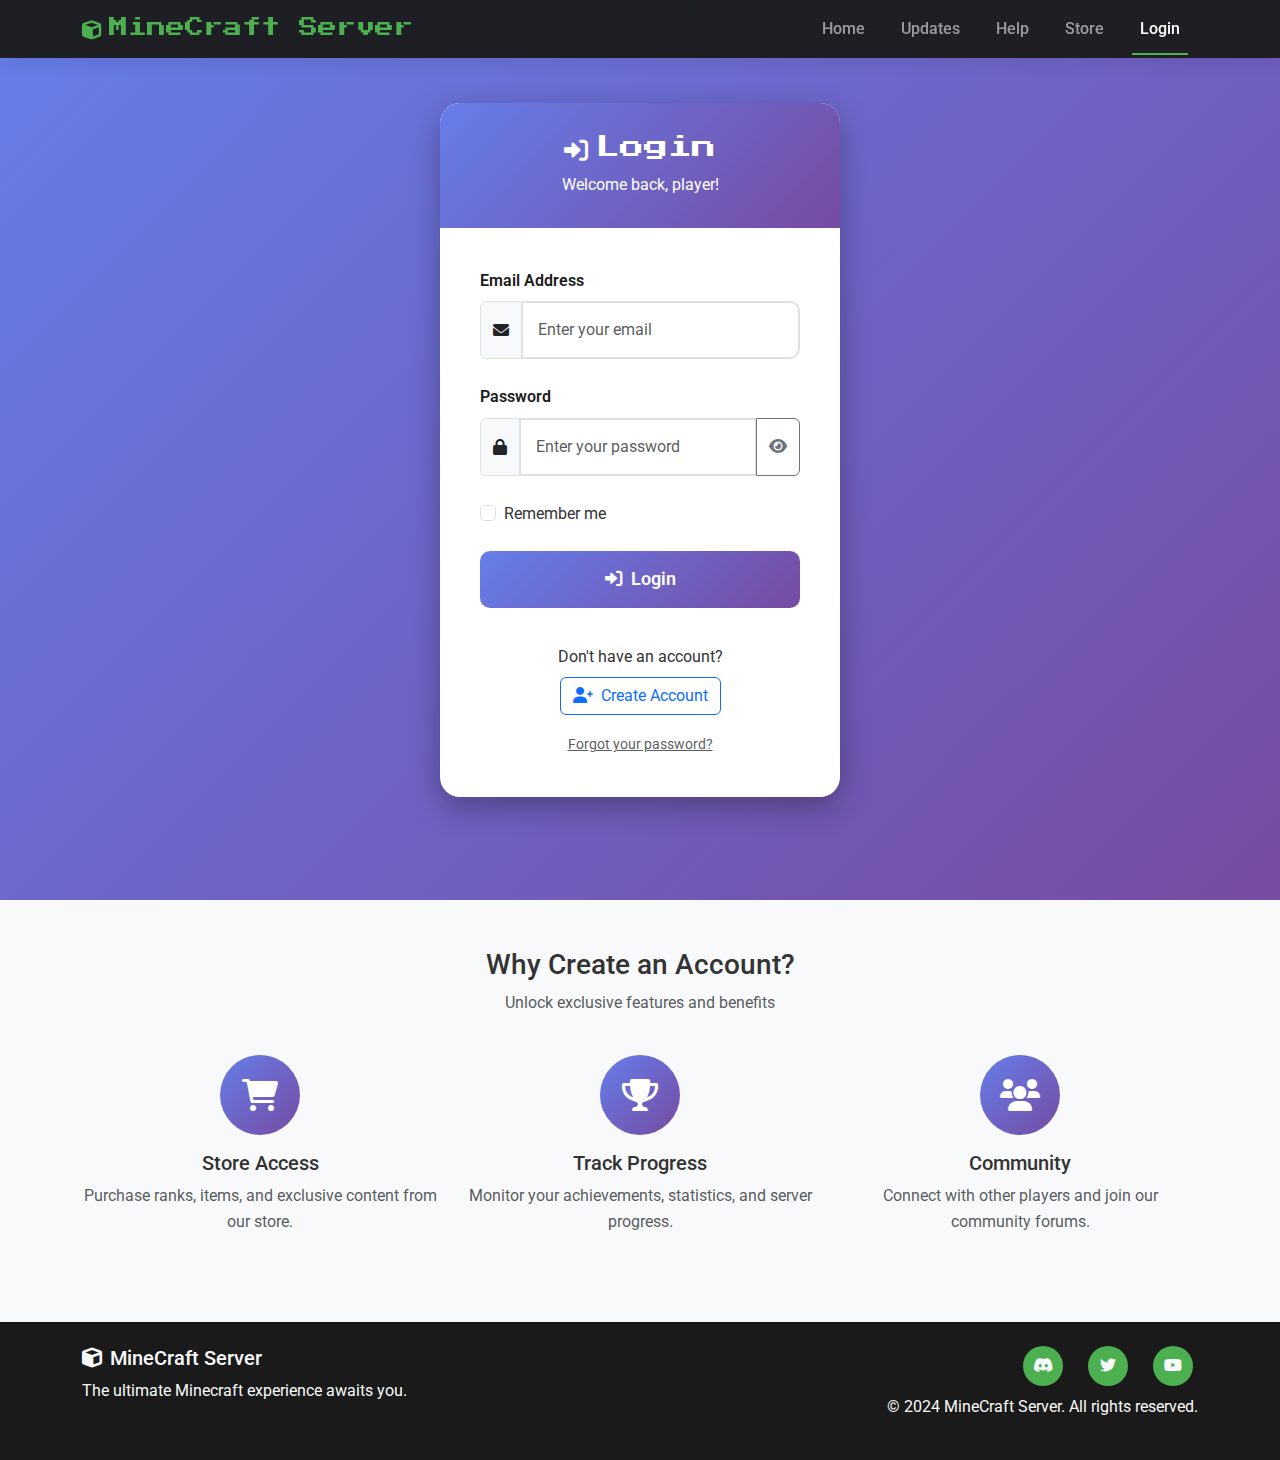
<file: login.html>
<!DOCTYPE html>
<html lang="en">
<head>
    <meta charset="UTF-8">
    <meta name="viewport" content="width=device-width, initial-scale=1.0">
    <title>Login - SurfNetwork</title>
    <link href="https://cdn.jsdelivr.net/npm/bootstrap@5.3.0/dist/css/bootstrap.min.css" rel="stylesheet">
    <link href="https://cdnjs.cloudflare.com/ajax/libs/font-awesome/6.0.0/css/all.min.css" rel="stylesheet">
    <link rel="stylesheet" href="styles.css">
</head>
<body>
    <!-- Navigation -->
    <nav class="navbar navbar-expand-lg navbar-dark bg-dark fixed-top">
        <div class="container">
            <a class="navbar-brand" href="index.html">
                <i class="fas fa-cube me-2"></i>MineCraft Server
            </a>
            <button class="navbar-toggler" type="button" data-bs-toggle="collapse" data-bs-target="#navbarNav">
                <span class="navbar-toggler-icon"></span>
            </button>
            <div class="collapse navbar-collapse" id="navbarNav">
                <ul class="navbar-nav ms-auto">
                    <li class="nav-item">
                        <a class="nav-link" href="index.html">Home</a>
                    </li>
                    <li class="nav-item">
                        <a class="nav-link" href="updates.html">Updates</a>
                    </li>
                    <li class="nav-item">
                        <a class="nav-link" href="help.html">Help</a>
                    </li>
                    <li class="nav-item">
                        <a class="nav-link" href="store.html">Store</a>
                    </li>
                    <li class="nav-item">
                        <a class="nav-link active" href="login.html">Login</a>
                    </li>
                </ul>
            </div>
        </div>
    </nav>

    <!-- Auth Container -->
    <div class="auth-container">
        <div class="container">
            <div class="row justify-content-center">
                <div class="col-md-6 col-lg-5">
                    <!-- Login Form -->
                    <div class="auth-card" id="loginCard">
                        <div class="auth-header">
                            <h2><i class="fas fa-sign-in-alt me-2"></i>Login</h2>
                            <p class="mb-0">Welcome back, player!</p>
                        </div>
                        <div class="auth-body">
                            <form id="loginForm">
                                <div class="form-group">
                                    <label class="form-label">Email Address</label>
                                    <div class="input-group">
                                        <span class="input-group-text"><i class="fas fa-envelope"></i></span>
                                        <input type="email" class="form-control" name="email" required placeholder="Enter your email">
                                    </div>
                                </div>
                                
                                <div class="form-group">
                                    <label class="form-label">Password</label>
                                    <div class="input-group">
                                        <span class="input-group-text"><i class="fas fa-lock"></i></span>
                                        <input type="password" class="form-control" name="password" id="loginPassword" required placeholder="Enter your password">
                                        <button class="btn btn-outline-secondary" type="button" onclick="togglePasswordVisibility('loginPassword')">
                                            <i class="fas fa-eye"></i>
                                        </button>
                                    </div>
                                </div>
                                
                                <div class="form-group">
                                    <div class="form-check">
                                        <input class="form-check-input" type="checkbox" id="rememberMe">
                                        <label class="form-check-label" for="rememberMe">
                                            Remember me
                                        </label>
                                    </div>
                                </div>
                                
                                <button type="submit" class="btn btn-auth">
                                    <i class="fas fa-sign-in-alt me-2"></i>Login
                                </button>
                            </form>
                            
                            <div class="text-center mt-3">
                                <p class="mb-2">Don't have an account?</p>
                                <button class="btn btn-outline-primary" onclick="showSignupForm()">
                                    <i class="fas fa-user-plus me-2"></i>Create Account
                                </button>
                            </div>
                            
                            <div class="text-center mt-3">
                                <a href="#" class="text-muted small">Forgot your password?</a>
                            </div>
                        </div>
                    </div>

                    <!-- Signup Form -->
                    <div class="auth-card d-none" id="signupCard">
                        <div class="auth-header">
                            <h2><i class="fas fa-user-plus me-2"></i>Sign Up</h2>
                            <p class="mb-0">Join our community!</p>
                        </div>
                        <div class="auth-body">
                            <form id="signupForm">
                                <div class="form-group">
                                    <label class="form-label">Username</label>
                                    <div class="input-group">
                                        <span class="input-group-text"><i class="fas fa-user"></i></span>
                                        <input type="text" class="form-control" name="username" required placeholder="Choose a username" minlength="3" maxlength="20">
                                    </div>
                                    <small class="form-text text-muted">3-20 characters, letters and numbers only</small>
                                </div>
                                
                                <div class="form-group">
                                    <label class="form-label">Email Address</label>
                                    <div class="input-group">
                                        <span class="input-group-text"><i class="fas fa-envelope"></i></span>
                                        <input type="email" class="form-control" name="email" required placeholder="Enter your email">
                                    </div>
                                </div>
                                
                                <div class="form-group">
                                    <label class="form-label">Password</label>
                                    <div class="input-group">
                                        <span class="input-group-text"><i class="fas fa-lock"></i></span>
                                        <input type="password" class="form-control" name="password" id="signupPassword" required placeholder="Create a password" minlength="6">
                                        <button class="btn btn-outline-secondary" type="button" onclick="togglePasswordVisibility('signupPassword')">
                                            <i class="fas fa-eye"></i>
                                        </button>
                                    </div>
                                    <small class="form-text text-muted">Minimum 6 characters</small>
                                </div>
                                
                                <div class="form-group">
                                    <label class="form-label">Confirm Password</label>
                                    <div class="input-group">
                                        <span class="input-group-text"><i class="fas fa-lock"></i></span>
                                        <input type="password" class="form-control" name="confirmPassword" id="confirmPassword" required placeholder="Confirm your password">
                                        <button class="btn btn-outline-secondary" type="button" onclick="togglePasswordVisibility('confirmPassword')">
                                            <i class="fas fa-eye"></i>
                                        </button>
                                    </div>
                                </div>
                                
                                <div class="form-group">
                                    <div class="form-check">
                                        <input class="form-check-input" type="checkbox" id="agreeTerms" required>
                                        <label class="form-check-label" for="agreeTerms">
                                            I agree to the <a href="#" class="text-primary">Terms of Service</a> and <a href="#" class="text-primary">Privacy Policy</a>
                                        </label>
                                    </div>
                                </div>
                                
                                <div class="form-group">
                                    <div class="form-check">
                                        <input class="form-check-input" type="checkbox" id="newsletter">
                                        <label class="form-check-label" for="newsletter">
                                            Subscribe to server updates and news
                                        </label>
                                    </div>
                                </div>
                                
                                <button type="submit" class="btn btn-auth">
                                    <i class="fas fa-user-plus me-2"></i>Create Account
                                </button>
                            </form>
                            
                            <div class="text-center mt-3">
                                <p class="mb-2">Already have an account?</p>
                                <button class="btn btn-outline-primary" onclick="showLoginForm()">
                                    <i class="fas fa-sign-in-alt me-2"></i>Login Instead
                                </button>
                            </div>
                        </div>
                    </div>
                </div>
            </div>
        </div>
    </div>

    <!-- Features Section -->
    <section class="py-5 bg-light">
        <div class="container">
            <div class="row text-center">
                <div class="col-12 mb-4">
                    <h3>Why Create an Account?</h3>
                    <p class="text-muted">Unlock exclusive features and benefits</p>
                </div>
            </div>
            <div class="row">
                <div class="col-md-4 mb-4">
                    <div class="text-center">
                        <div class="feature-icon mx-auto mb-3">
                            <i class="fas fa-shopping-cart"></i>
                        </div>
                        <h5>Store Access</h5>
                        <p class="text-muted">Purchase ranks, items, and exclusive content from our store.</p>
                    </div>
                </div>
                <div class="col-md-4 mb-4">
                    <div class="text-center">
                        <div class="feature-icon mx-auto mb-3">
                            <i class="fas fa-trophy"></i>
                        </div>
                        <h5>Track Progress</h5>
                        <p class="text-muted">Monitor your achievements, statistics, and server progress.</p>
                    </div>
                </div>
                <div class="col-md-4 mb-4">
                    <div class="text-center">
                        <div class="feature-icon mx-auto mb-3">
                            <i class="fas fa-users"></i>
                        </div>
                        <h5>Community</h5>
                        <p class="text-muted">Connect with other players and join our community forums.</p>
                    </div>
                </div>
            </div>
        </div>
    </section>

    <!-- Footer -->
    <footer class="footer bg-dark text-light py-4">
        <div class="container">
            <div class="row">
                <div class="col-md-6">
                    <h5><i class="fas fa-cube me-2"></i>MineCraft Server</h5>
                    <p>The ultimate Minecraft experience awaits you.</p>
                </div>
                <div class="col-md-6 text-md-end">
                    <div class="social-links">
                        <a href="#" class="text-light me-3"><i class="fab fa-discord"></i></a>
                        <a href="#" class="text-light me-3"><i class="fab fa-twitter"></i></a>
                        <a href="#" class="text-light"><i class="fab fa-youtube"></i></a>
                    </div>
                    <p class="mt-2">&copy; 2024 MineCraft Server. All rights reserved.</p>
                </div>
            </div>
        </div>
    </footer>

    <script src="https://cdn.jsdelivr.net/npm/bootstrap@5.3.0/dist/js/bootstrap.bundle.min.js"></script>
    <script src="database.js"></script>
    <script src="script.js"></script>
    <script>
        // Toggle between login and signup forms
        function showSignupForm() {
            document.getElementById('loginCard').classList.add('d-none');
            document.getElementById('signupCard').classList.remove('d-none');
        }
        
        function showLoginForm() {
            document.getElementById('signupCard').classList.add('d-none');
            document.getElementById('loginCard').classList.remove('d-none');
        }
        
        // Real-time password validation
        document.addEventListener('DOMContentLoaded', function() {
            const signupPassword = document.getElementById('signupPassword');
            const confirmPassword = document.getElementById('confirmPassword');
            
            function validatePasswords() {
                if (confirmPassword.value && signupPassword.value !== confirmPassword.value) {
                    confirmPassword.setCustomValidity('Passwords do not match');
                } else {
                    confirmPassword.setCustomValidity('');
                }
            }
            
            if (signupPassword && confirmPassword) {
                signupPassword.addEventListener('input', validatePasswords);
                confirmPassword.addEventListener('input', validatePasswords);
            }
        });
    </script>
</body>
</html>
</file>
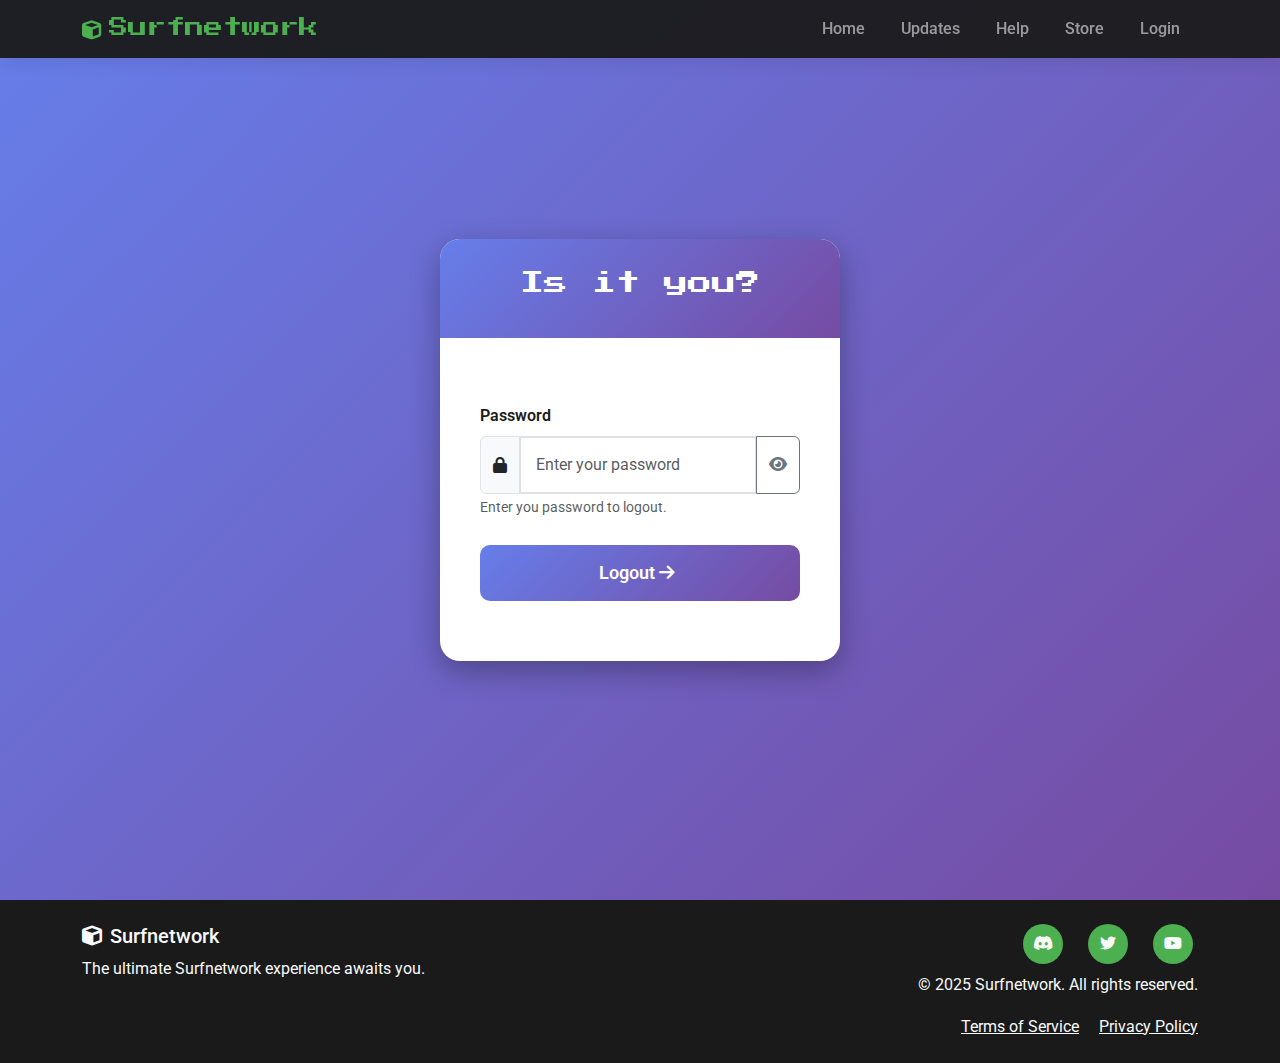
<file: logout.html>
<!DOCTYPE html>
<html lang="en">
<head>
    <meta charset="UTF-8">
    <meta name="viewport" content="width=device-width, initial-scale=1.0">
    <title>Verify your email - Surfnetwork</title>
    <link href="https://cdn.jsdelivr.net/npm/bootstrap@5.3.0/dist/css/bootstrap.min.css" rel="stylesheet">
    <link href="https://cdnjs.cloudflare.com/ajax/libs/font-awesome/6.0.0/css/all.min.css" rel="stylesheet">
    <link rel="stylesheet" href="./styles.css">
    
</head>
<body>
    <!-- Navigation -->
    <nav class="navbar navbar-expand-lg navbar-dark bg-dark fixed-top">
        <div class="container">
            <a class="navbar-brand" href="index.html">
                <i class="fas fa-cube me-2"></i>Surfnetwork
            </a>
            <button class="navbar-toggler" type="button" data-bs-toggle="collapse" data-bs-target="#navbarNav">
                <span class="navbar-toggler-icon"></span>
            </button>
            <div class="collapse navbar-collapse" id="navbarNav">
                <ul class="navbar-nav ms-auto">
                    <li class="nav-item">
                        <a class="nav-link" href="index.html">Home</a>
                    </li>
                    <li class="nav-item">
                        <a class="nav-link" href="updates.html">Updates</a>
                    </li>
                    <li class="nav-item">
                        <a class="nav-link" href="help.html">Help</a>
                    </li>
                    <li class="nav-item">
                        <a class="nav-link" href="store.html">Store</a>
                    </li>
                    <li class="nav-item">
                        <a class="nav-link" href="login.html">Login</a>
                    </li>
                </ul>
            </div>
        </div>
    </nav>

    <!-- Auth Container -->
    <div class="auth-container">
        <div class="container">
            <div class="row justify-content-center">
                <div class="col-md-6 col-lg-5">
                    <!-- Verification Form -->
                    <div class="auth-card d-block" id="logoutCard">
                        <div class="auth-header">
                            <h2>Is it you?</h2>
                        </div>
                        <div class="auth-body">
                            <form id="logoutForm">
                                <div class="form-group">
                                    <div class="input-group">
                                        <span class="input-prompt"></span>
                                    </div>
                                </div>
                                
                                <div class="form-group">
                                    <label class="form-label">Password</label>
                                    <div class="input-group">
                                        <span class="input-group-text"><i class="fas fa-lock"></i></span>
                                        <input type="password" class="form-control" name="password" id="pswInput" required placeholder="Enter your password">
                                        <button class="btn btn-outline-secondary togglePsw" type="button">
                                            <i class="fas fa-eye"></i>
                                        </button>
                                    </div>
                                    <small class="form-text text-muted">Enter you password to logout.</small>
                                </div>
                                
                                <button type="submit" class="btn btn-auth">
                                    <div class="spinner-outer"></div>Logout
                                    <i class="fas fa-arrow-right me-2"></i>
                                </button>
                            </form>
                        </div>
                    </div>
                </div>
            </div>
        </div>
    </div>

    <!-- Footer -->
    <footer class="footer bg-dark text-light py-4">
        <div class="container">
            <div class="row">
                <div class="col-md-6">
                    <h5><i class="fas fa-cube me-2"></i>Surfnetwork</h5>
                    <p>The ultimate Surfnetwork experience awaits you.</p>
                </div>
                <div class="col-md-6 text-md-end">
                    <div class="social-links">
                        <a href="#" class="text-light me-3"><i class="fab fa-discord"></i></a>
                        <a href="#" class="text-light me-3"><i class="fab fa-twitter"></i></a>
                        <a href="#" class="text-light"><i class="fab fa-youtube"></i></a>
                    </div>
                    <p class="mt-2">&copy; 2025 Surfnetwork. All rights reserved.</p>
                    <div class="mt-2">
                        <a href="terms.html" class="text-light me-3">Terms of Service</a>
                        <a href="privacy.html" class="text-light">Privacy Policy</a>
                    </div>
                </div>
            </div>
        </div>
    </footer>

    <script src="https://cdn.jsdelivr.net/npm/bootstrap@5.3.0/dist/js/bootstrap.bundle.min.js"></script>
    <script type="module" src="./js/logout.js"></script>
    
</body>
</html>
</file>
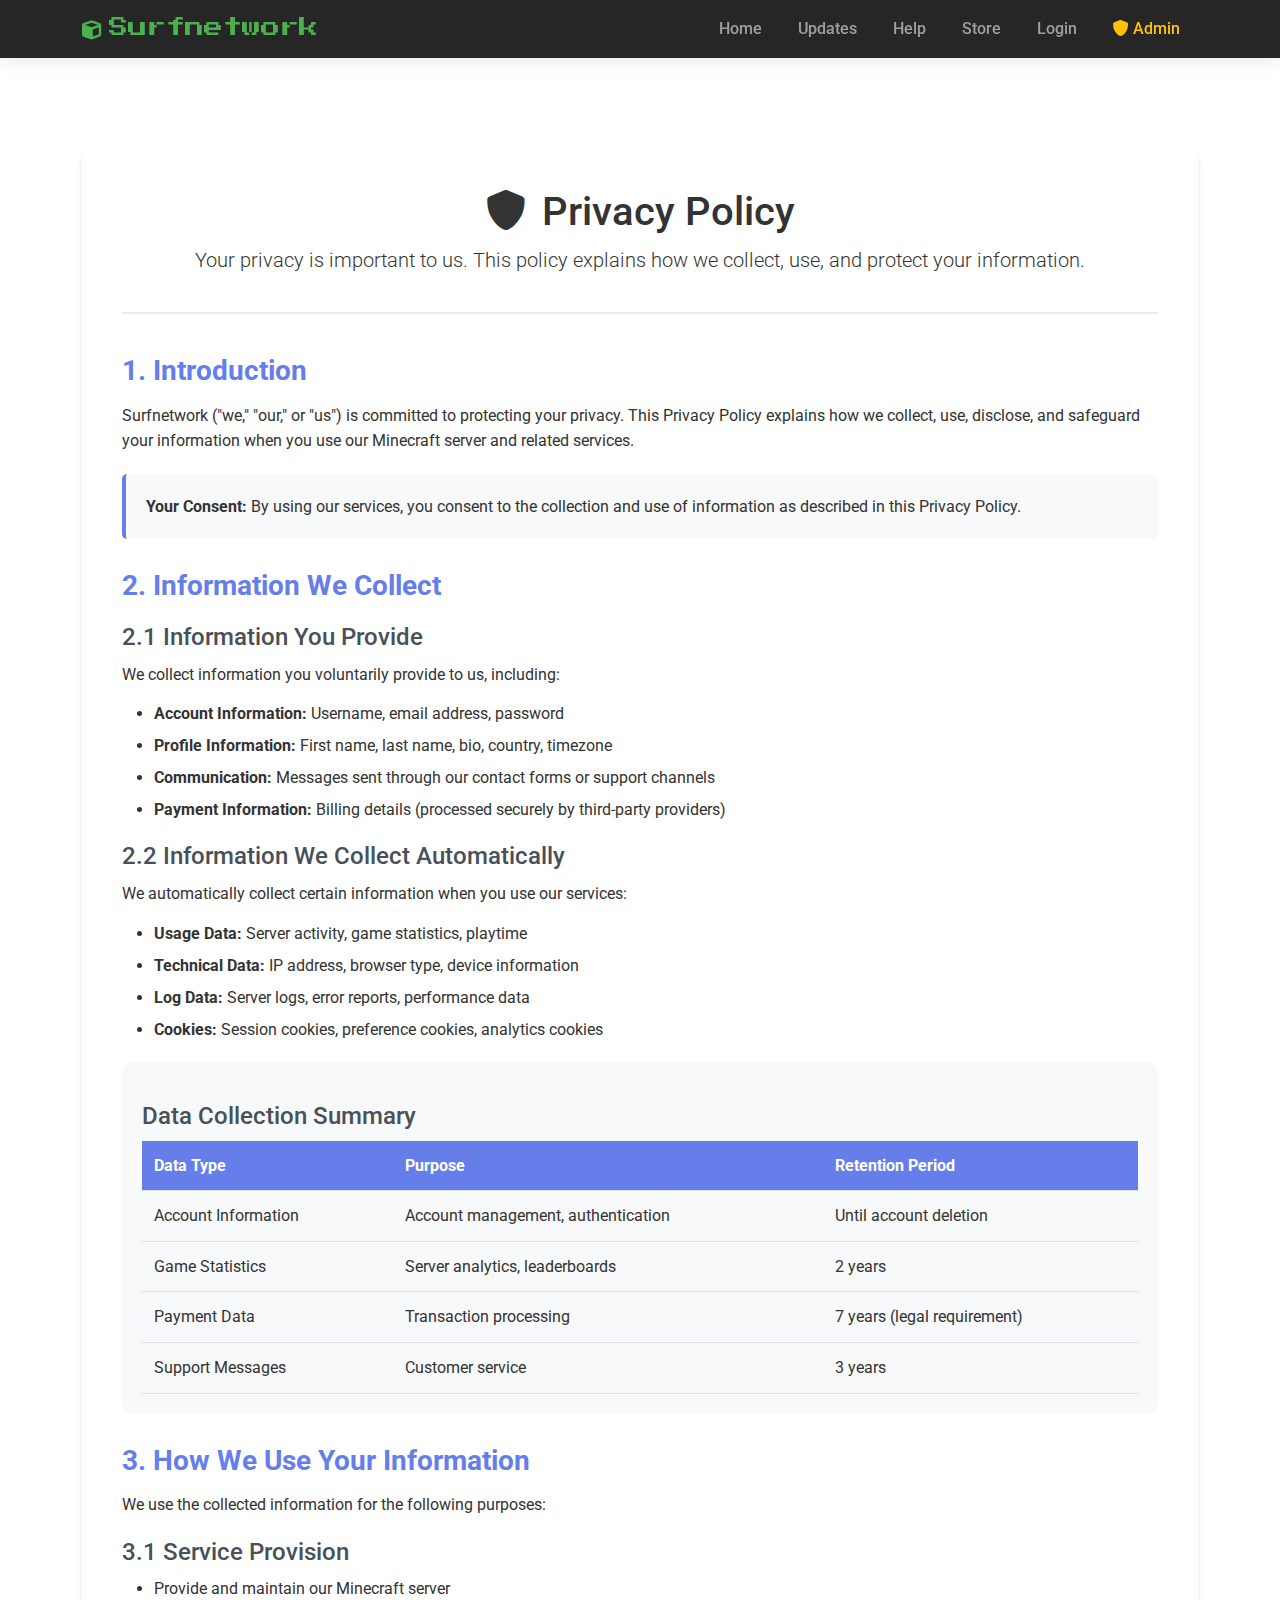
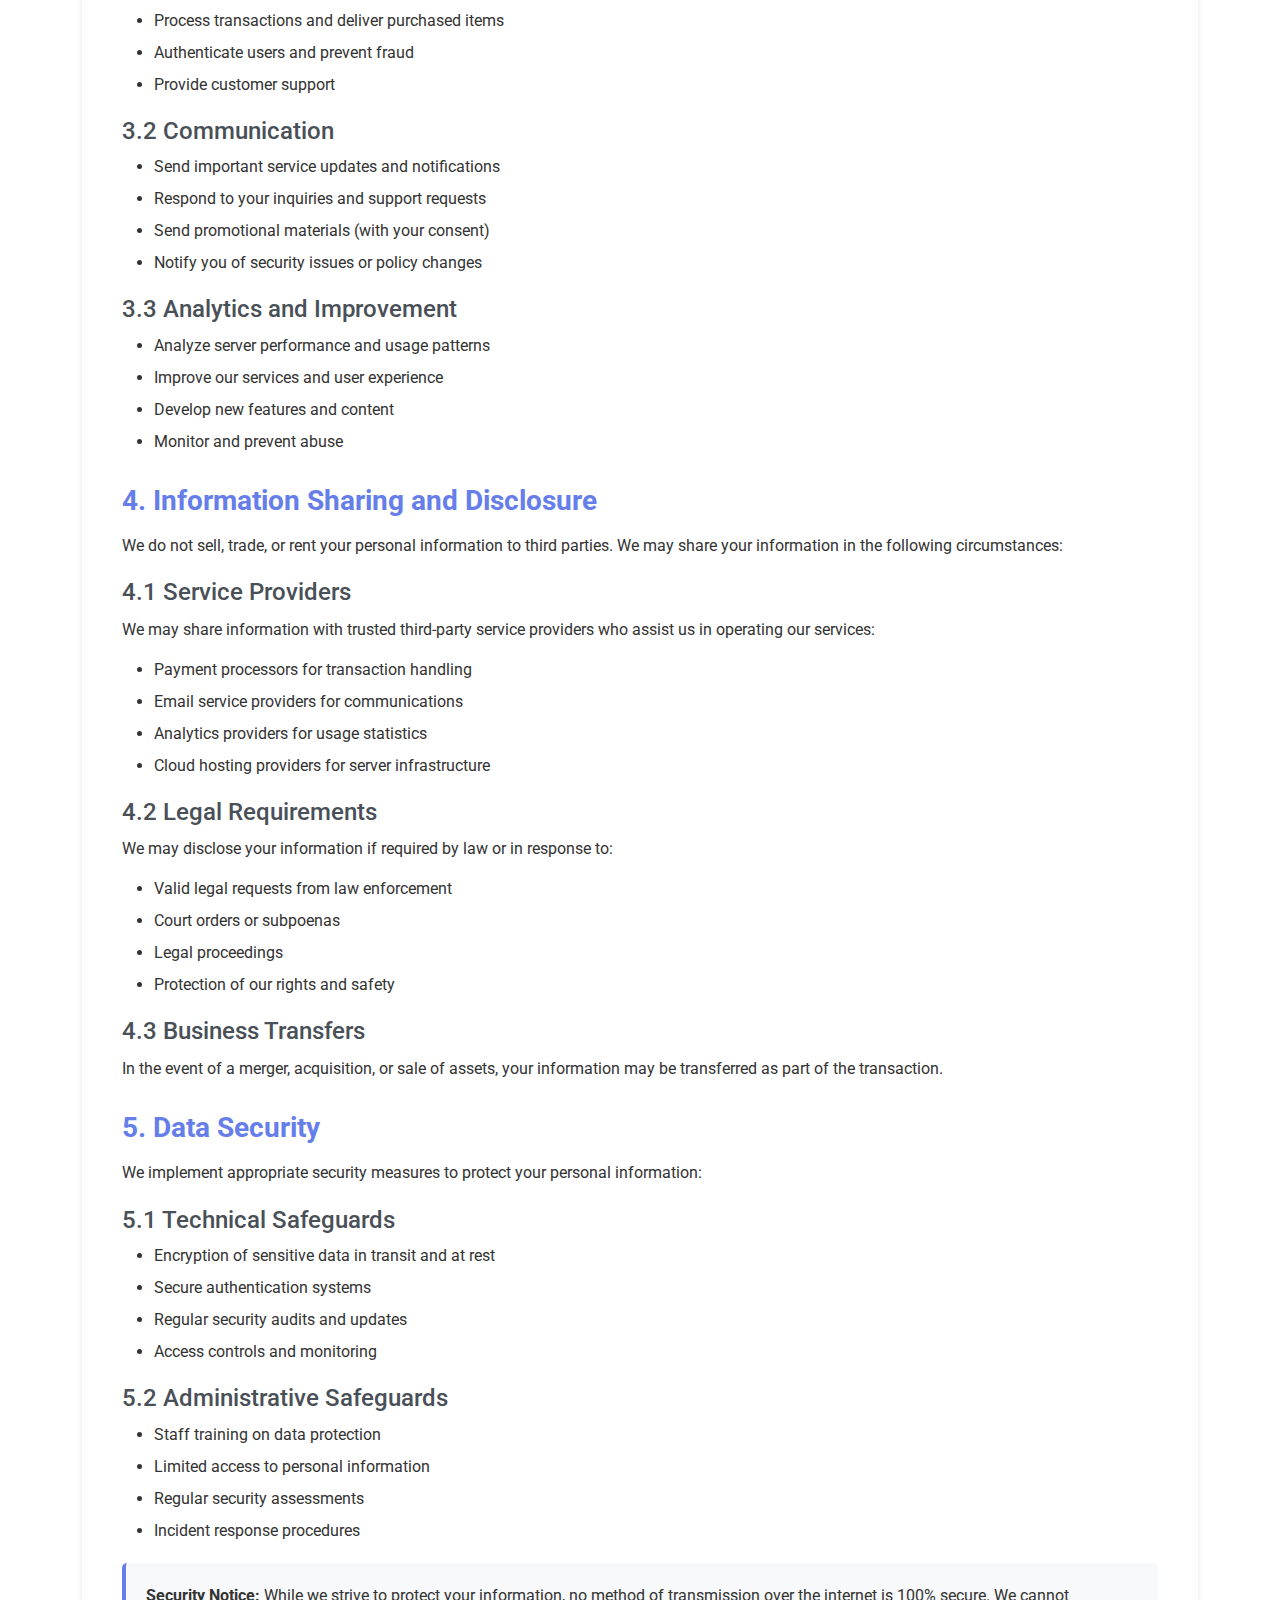
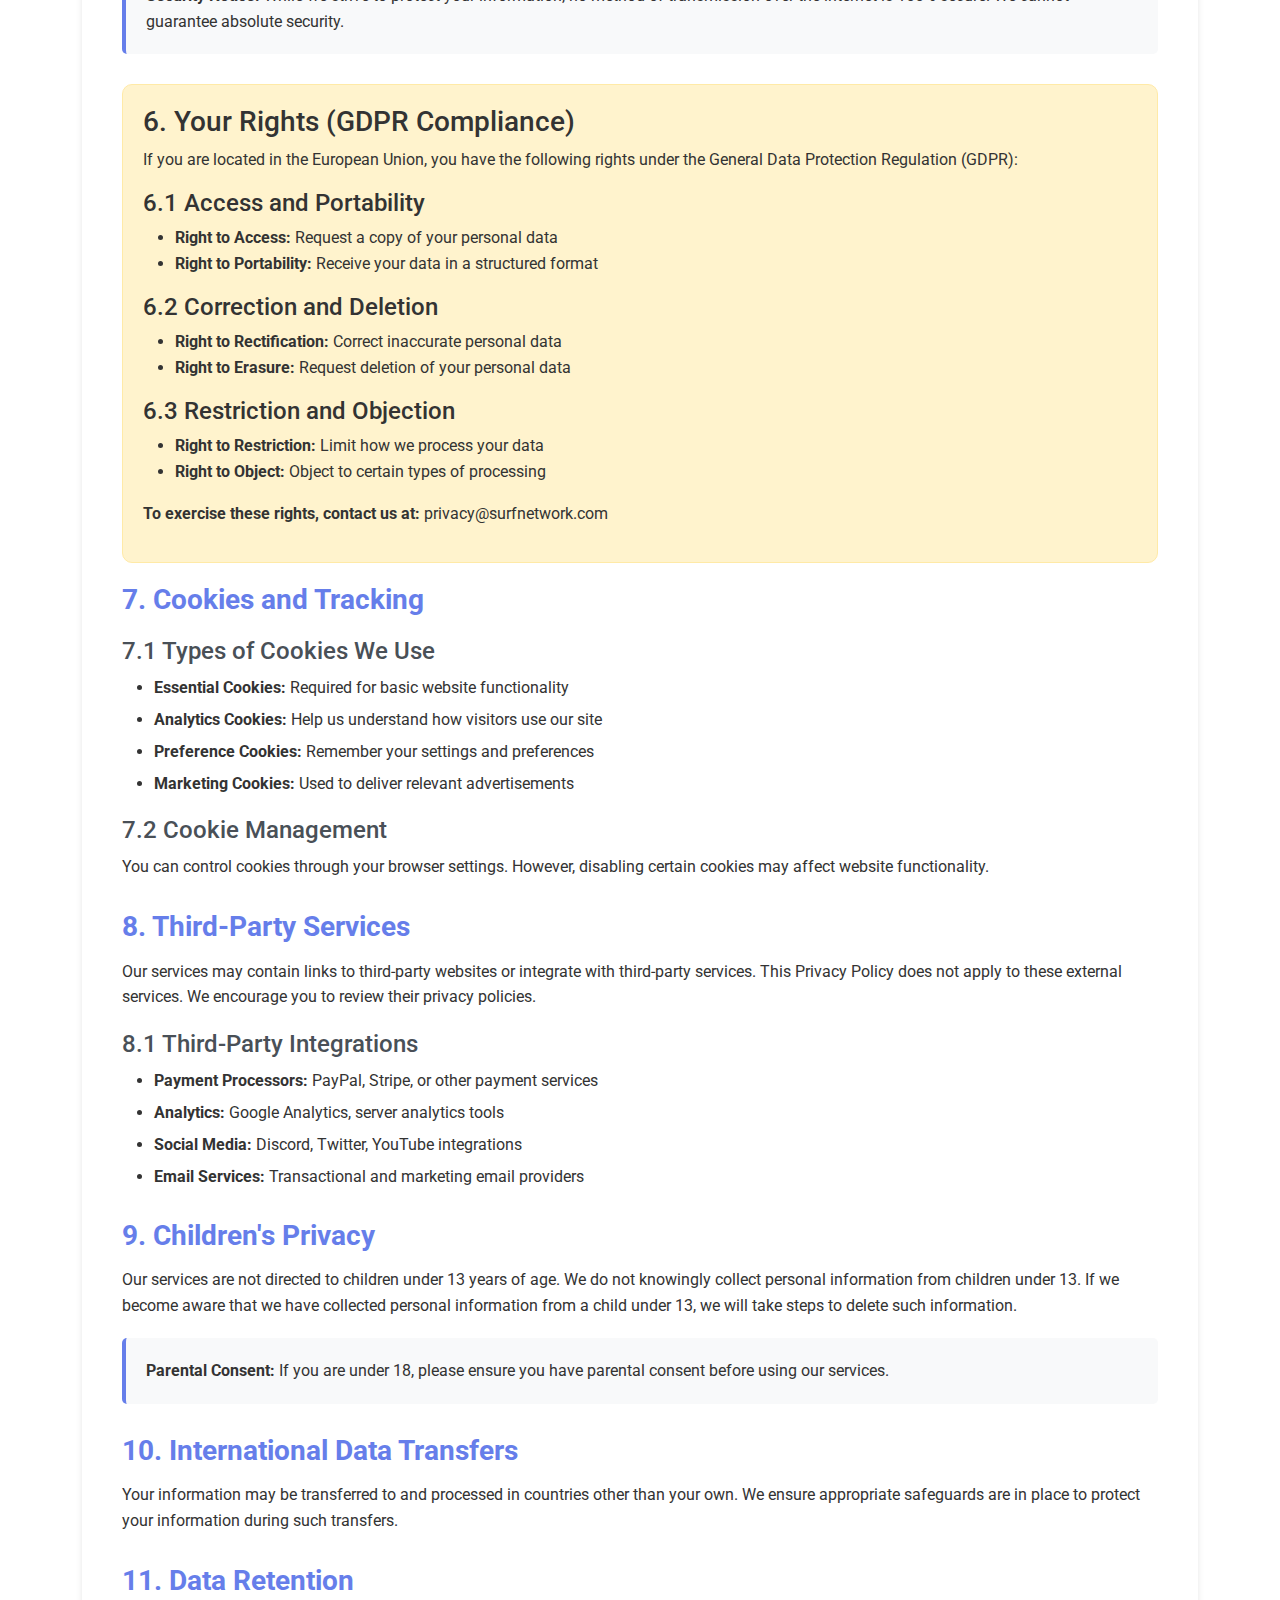
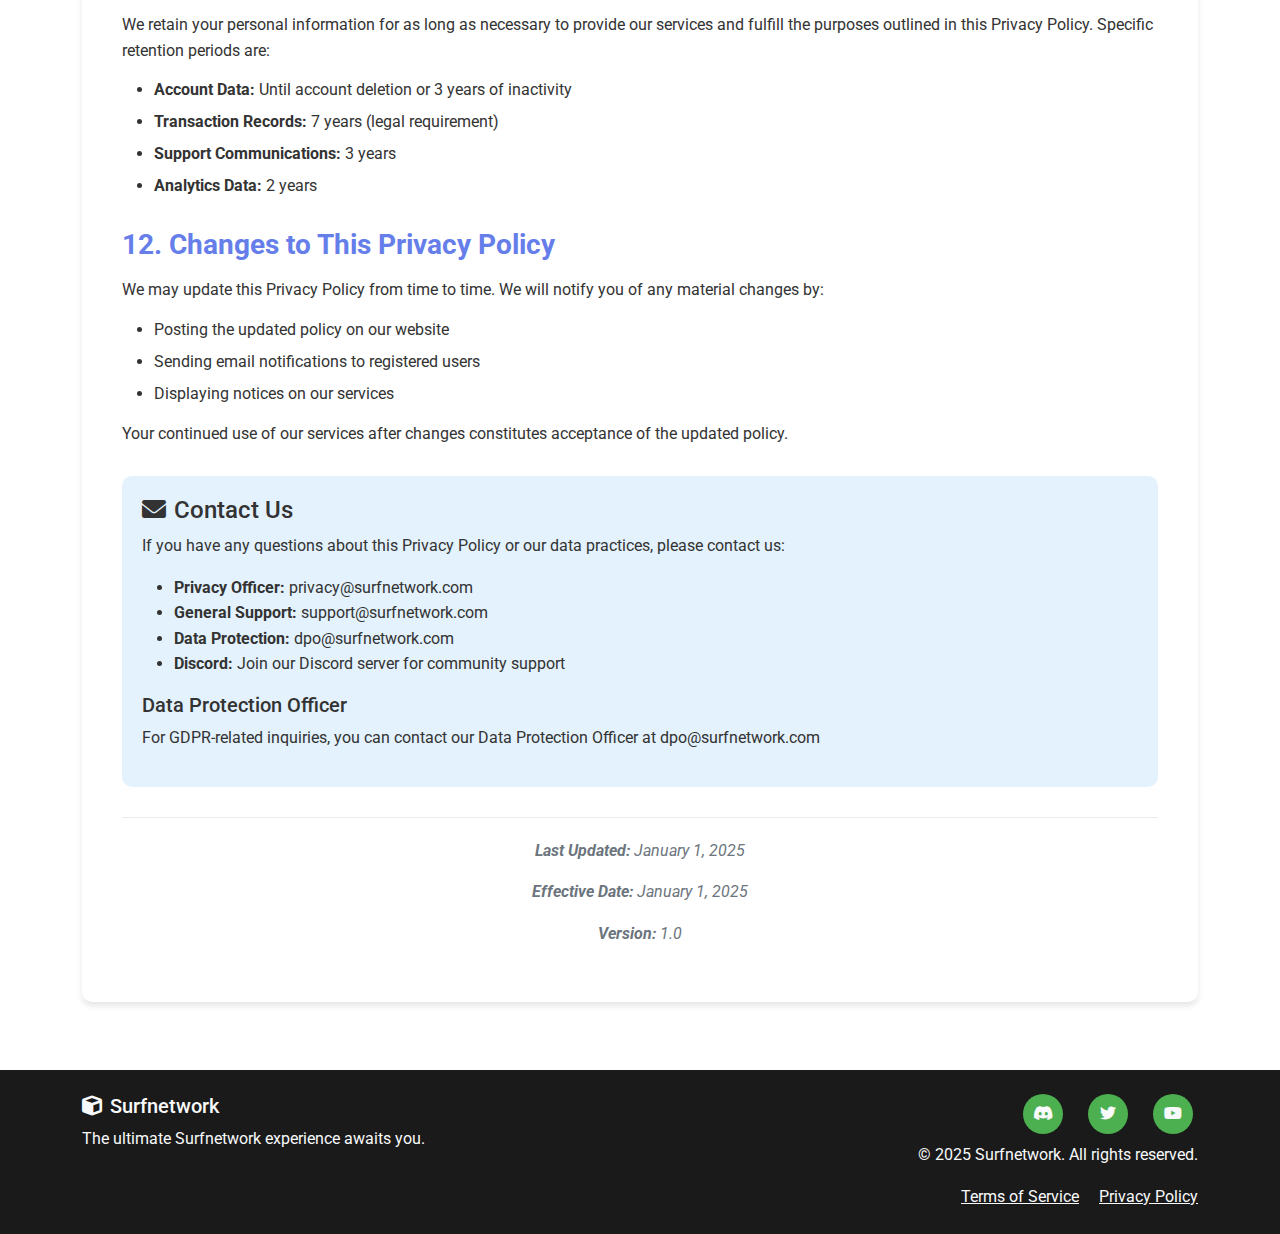
<file: privacy.html>
<!DOCTYPE html>
<html lang="en">
<head>
    <meta charset="UTF-8">
    <meta name="viewport" content="width=device-width, initial-scale=1.0">
    <title>Privacy Policy - Surfnetwork</title>
    <link href="https://cdn.jsdelivr.net/npm/bootstrap@5.3.0/dist/css/bootstrap.min.css" rel="stylesheet">
    <link href="https://cdnjs.cloudflare.com/ajax/libs/font-awesome/6.0.0/css/all.min.css" rel="stylesheet">
    <link rel="stylesheet" href="styles.css">
    <style>
        .legal-content {
            background: white;
            border-radius: 10px;
            box-shadow: 0 4px 6px rgba(0, 0, 0, 0.1);
            padding: 40px;
            margin: 20px 0;
        }
        .legal-header {
            text-align: center;
            margin-bottom: 40px;
            padding-bottom: 20px;
            border-bottom: 2px solid #e9ecef;
        }
        .legal-section {
            margin-bottom: 30px;
        }
        .legal-section h3 {
            color: #667eea;
            margin-bottom: 15px;
            font-weight: bold;
        }
        .legal-section h4 {
            color: #495057;
            margin-bottom: 10px;
            margin-top: 20px;
        }
        .legal-section p {
            line-height: 1.6;
            margin-bottom: 15px;
        }
        .legal-section ul {
            margin-bottom: 15px;
        }
        .legal-section li {
            margin-bottom: 8px;
            line-height: 1.5;
        }
        .highlight-box {
            background: #f8f9fa;
            border-left: 4px solid #667eea;
            padding: 20px;
            margin: 20px 0;
            border-radius: 5px;
        }
        .data-table {
            background: #f8f9fa;
            border-radius: 10px;
            padding: 20px;
            margin: 20px 0;
        }
        .data-table table {
            width: 100%;
            border-collapse: collapse;
        }
        .data-table th,
        .data-table td {
            padding: 12px;
            text-align: left;
            border-bottom: 1px solid #dee2e6;
        }
        .data-table th {
            background-color: #667eea;
            color: white;
            font-weight: bold;
        }
        .contact-info {
            background: #e3f2fd;
            border-radius: 10px;
            padding: 20px;
            margin-top: 30px;
        }
        .last-updated {
            text-align: center;
            color: #6c757d;
            font-style: italic;
            margin-top: 30px;
            padding-top: 20px;
            border-top: 1px solid #e9ecef;
        }
        .gdpr-section {
            background: #fff3cd;
            border: 1px solid #ffeaa7;
            border-radius: 10px;
            padding: 20px;
            margin: 20px 0;
        }
    </style>
</head>
<body>
    <!-- Navigation -->
    <nav class="navbar navbar-expand-lg navbar-dark bg-dark fixed-top">
        <div class="container">
            <a class="navbar-brand" href="index.html">
                <i class="fas fa-cube me-2"></i>Surfnetwork
            </a>
            <button class="navbar-toggler" type="button" data-bs-toggle="collapse" data-bs-target="#navbarNav">
                <span class="navbar-toggler-icon"></span>
            </button>
            <div class="collapse navbar-collapse" id="navbarNav">
                <ul class="navbar-nav ms-auto">
                    <li class="nav-item">
                        <a class="nav-link" href="index.html">Home</a>
                    </li>
                    <li class="nav-item">
                        <a class="nav-link" href="updates.html">Updates</a>
                    </li>
                    <li class="nav-item">
                        <a class="nav-link" href="help.html">Help</a>
                    </li>
                    <li class="nav-item">
                        <a class="nav-link" href="store.html">Store</a>
                    </li>
                    <li class="nav-item">
                        <a class="nav-link" href="login.html" id="loginNavLink">Login</a>
                    </li>
                    <li class="nav-item">
                        <a class="nav-link" href="admin-login.html" style="color: #ffc107;">
                            <i class="fas fa-shield-alt me-1"></i>Admin
                        </a>
                    </li>
                </ul>
            </div>
        </div>
    </nav>

    <!-- Main Content -->
    <section class="py-5" style="margin-top: 80px;">
        <div class="container">
            <div class="legal-content">
                <div class="legal-header">
                    <h1><i class="fas fa-shield-alt me-3"></i>Privacy Policy</h1>
                    <p class="lead">Your privacy is important to us. This policy explains how we collect, use, and protect your information.</p>
                </div>

                <div class="legal-section">
                    <h3>1. Introduction</h3>
                    <p>Surfnetwork ("we," "our," or "us") is committed to protecting your privacy. This Privacy Policy explains how we collect, use, disclose, and safeguard your information when you use our Minecraft server and related services.</p>
                    
                    <div class="highlight-box">
                        <strong>Your Consent:</strong> By using our services, you consent to the collection and use of information as described in this Privacy Policy.
                    </div>
                </div>

                <div class="legal-section">
                    <h3>2. Information We Collect</h3>
                    
                    <h4>2.1 Information You Provide</h4>
                    <p>We collect information you voluntarily provide to us, including:</p>
                    <ul>
                        <li><strong>Account Information:</strong> Username, email address, password</li>
                        <li><strong>Profile Information:</strong> First name, last name, bio, country, timezone</li>
                        <li><strong>Communication:</strong> Messages sent through our contact forms or support channels</li>
                        <li><strong>Payment Information:</strong> Billing details (processed securely by third-party providers)</li>
                    </ul>

                    <h4>2.2 Information We Collect Automatically</h4>
                    <p>We automatically collect certain information when you use our services:</p>
                    <ul>
                        <li><strong>Usage Data:</strong> Server activity, game statistics, playtime</li>
                        <li><strong>Technical Data:</strong> IP address, browser type, device information</li>
                        <li><strong>Log Data:</strong> Server logs, error reports, performance data</li>
                        <li><strong>Cookies:</strong> Session cookies, preference cookies, analytics cookies</li>
                    </ul>

                    <div class="data-table">
                        <h4>Data Collection Summary</h4>
                        <table>
                            <thead>
                                <tr>
                                    <th>Data Type</th>
                                    <th>Purpose</th>
                                    <th>Retention Period</th>
                                </tr>
                            </thead>
                            <tbody>
                                <tr>
                                    <td>Account Information</td>
                                    <td>Account management, authentication</td>
                                    <td>Until account deletion</td>
                                </tr>
                                <tr>
                                    <td>Game Statistics</td>
                                    <td>Server analytics, leaderboards</td>
                                    <td>2 years</td>
                                </tr>
                                <tr>
                                    <td>Payment Data</td>
                                    <td>Transaction processing</td>
                                    <td>7 years (legal requirement)</td>
                                </tr>
                                <tr>
                                    <td>Support Messages</td>
                                    <td>Customer service</td>
                                    <td>3 years</td>
                                </tr>
                            </tbody>
                        </table>
                    </div>
                </div>

                <div class="legal-section">
                    <h3>3. How We Use Your Information</h3>
                    <p>We use the collected information for the following purposes:</p>
                    
                    <h4>3.1 Service Provision</h4>
                    <ul>
                        <li>Provide and maintain our Minecraft server</li>
                        <li>Process transactions and deliver purchased items</li>
                        <li>Authenticate users and prevent fraud</li>
                        <li>Provide customer support</li>
                    </ul>

                    <h4>3.2 Communication</h4>
                    <ul>
                        <li>Send important service updates and notifications</li>
                        <li>Respond to your inquiries and support requests</li>
                        <li>Send promotional materials (with your consent)</li>
                        <li>Notify you of security issues or policy changes</li>
                    </ul>

                    <h4>3.3 Analytics and Improvement</h4>
                    <ul>
                        <li>Analyze server performance and usage patterns</li>
                        <li>Improve our services and user experience</li>
                        <li>Develop new features and content</li>
                        <li>Monitor and prevent abuse</li>
                    </ul>
                </div>

                <div class="legal-section">
                    <h3>4. Information Sharing and Disclosure</h3>
                    <p>We do not sell, trade, or rent your personal information to third parties. We may share your information in the following circumstances:</p>
                    
                    <h4>4.1 Service Providers</h4>
                    <p>We may share information with trusted third-party service providers who assist us in operating our services:</p>
                    <ul>
                        <li>Payment processors for transaction handling</li>
                        <li>Email service providers for communications</li>
                        <li>Analytics providers for usage statistics</li>
                        <li>Cloud hosting providers for server infrastructure</li>
                    </ul>

                    <h4>4.2 Legal Requirements</h4>
                    <p>We may disclose your information if required by law or in response to:</p>
                    <ul>
                        <li>Valid legal requests from law enforcement</li>
                        <li>Court orders or subpoenas</li>
                        <li>Legal proceedings</li>
                        <li>Protection of our rights and safety</li>
                    </ul>

                    <h4>4.3 Business Transfers</h4>
                    <p>In the event of a merger, acquisition, or sale of assets, your information may be transferred as part of the transaction.</p>
                </div>

                <div class="legal-section">
                    <h3>5. Data Security</h3>
                    <p>We implement appropriate security measures to protect your personal information:</p>
                    
                    <h4>5.1 Technical Safeguards</h4>
                    <ul>
                        <li>Encryption of sensitive data in transit and at rest</li>
                        <li>Secure authentication systems</li>
                        <li>Regular security audits and updates</li>
                        <li>Access controls and monitoring</li>
                    </ul>

                    <h4>5.2 Administrative Safeguards</h4>
                    <ul>
                        <li>Staff training on data protection</li>
                        <li>Limited access to personal information</li>
                        <li>Regular security assessments</li>
                        <li>Incident response procedures</li>
                    </ul>

                    <div class="highlight-box">
                        <strong>Security Notice:</strong> While we strive to protect your information, no method of transmission over the internet is 100% secure. We cannot guarantee absolute security.
                    </div>
                </div>

                <div class="gdpr-section">
                    <h3>6. Your Rights (GDPR Compliance)</h3>
                    <p>If you are located in the European Union, you have the following rights under the General Data Protection Regulation (GDPR):</p>
                    
                    <h4>6.1 Access and Portability</h4>
                    <ul>
                        <li><strong>Right to Access:</strong> Request a copy of your personal data</li>
                        <li><strong>Right to Portability:</strong> Receive your data in a structured format</li>
                    </ul>

                    <h4>6.2 Correction and Deletion</h4>
                    <ul>
                        <li><strong>Right to Rectification:</strong> Correct inaccurate personal data</li>
                        <li><strong>Right to Erasure:</strong> Request deletion of your personal data</li>
                    </ul>

                    <h4>6.3 Restriction and Objection</h4>
                    <ul>
                        <li><strong>Right to Restriction:</strong> Limit how we process your data</li>
                        <li><strong>Right to Object:</strong> Object to certain types of processing</li>
                    </ul>

                    <p><strong>To exercise these rights, contact us at:</strong> privacy@surfnetwork.com</p>
                </div>

                <div class="legal-section">
                    <h3>7. Cookies and Tracking</h3>
                    <h4>7.1 Types of Cookies We Use</h4>
                    <ul>
                        <li><strong>Essential Cookies:</strong> Required for basic website functionality</li>
                        <li><strong>Analytics Cookies:</strong> Help us understand how visitors use our site</li>
                        <li><strong>Preference Cookies:</strong> Remember your settings and preferences</li>
                        <li><strong>Marketing Cookies:</strong> Used to deliver relevant advertisements</li>
                    </ul>

                    <h4>7.2 Cookie Management</h4>
                    <p>You can control cookies through your browser settings. However, disabling certain cookies may affect website functionality.</p>
                </div>

                <div class="legal-section">
                    <h3>8. Third-Party Services</h3>
                    <p>Our services may contain links to third-party websites or integrate with third-party services. This Privacy Policy does not apply to these external services. We encourage you to review their privacy policies.</p>
                    
                    <h4>8.1 Third-Party Integrations</h4>
                    <ul>
                        <li><strong>Payment Processors:</strong> PayPal, Stripe, or other payment services</li>
                        <li><strong>Analytics:</strong> Google Analytics, server analytics tools</li>
                        <li><strong>Social Media:</strong> Discord, Twitter, YouTube integrations</li>
                        <li><strong>Email Services:</strong> Transactional and marketing email providers</li>
                    </ul>
                </div>

                <div class="legal-section">
                    <h3>9. Children's Privacy</h3>
                    <p>Our services are not directed to children under 13 years of age. We do not knowingly collect personal information from children under 13. If we become aware that we have collected personal information from a child under 13, we will take steps to delete such information.</p>
                    
                    <div class="highlight-box">
                        <strong>Parental Consent:</strong> If you are under 18, please ensure you have parental consent before using our services.
                    </div>
                </div>

                <div class="legal-section">
                    <h3>10. International Data Transfers</h3>
                    <p>Your information may be transferred to and processed in countries other than your own. We ensure appropriate safeguards are in place to protect your information during such transfers.</p>
                </div>

                <div class="legal-section">
                    <h3>11. Data Retention</h3>
                    <p>We retain your personal information for as long as necessary to provide our services and fulfill the purposes outlined in this Privacy Policy. Specific retention periods are:</p>
                    <ul>
                        <li><strong>Account Data:</strong> Until account deletion or 3 years of inactivity</li>
                        <li><strong>Transaction Records:</strong> 7 years (legal requirement)</li>
                        <li><strong>Support Communications:</strong> 3 years</li>
                        <li><strong>Analytics Data:</strong> 2 years</li>
                    </ul>
                </div>

                <div class="legal-section">
                    <h3>12. Changes to This Privacy Policy</h3>
                    <p>We may update this Privacy Policy from time to time. We will notify you of any material changes by:</p>
                    <ul>
                        <li>Posting the updated policy on our website</li>
                        <li>Sending email notifications to registered users</li>
                        <li>Displaying notices on our services</li>
                    </ul>
                    <p>Your continued use of our services after changes constitutes acceptance of the updated policy.</p>
                </div>

                <div class="contact-info">
                    <h4><i class="fas fa-envelope me-2"></i>Contact Us</h4>
                    <p>If you have any questions about this Privacy Policy or our data practices, please contact us:</p>
                    <ul>
                        <li><strong>Privacy Officer:</strong> privacy@surfnetwork.com</li>
                        <li><strong>General Support:</strong> support@surfnetwork.com</li>
                        <li><strong>Data Protection:</strong> dpo@surfnetwork.com</li>
                        <li><strong>Discord:</strong> Join our Discord server for community support</li>
                    </ul>
                    
                    <h5>Data Protection Officer</h5>
                    <p>For GDPR-related inquiries, you can contact our Data Protection Officer at dpo@surfnetwork.com</p>
                </div>

                <div class="last-updated">
                    <p><strong>Last Updated:</strong> January 1, 2025</p>
                    <p><strong>Effective Date:</strong> January 1, 2025</p>
                    <p><strong>Version:</strong> 1.0</p>
                </div>
            </div>
        </div>
    </section>

    <!-- Footer -->
    <footer class="footer bg-dark text-light py-4">
        <div class="container">
            <div class="row">
                <div class="col-md-6">
                    <h5><i class="fas fa-cube me-2"></i>Surfnetwork</h5>
                    <p>The ultimate Surfnetwork experience awaits you.</p>
                </div>
                <div class="col-md-6 text-md-end">
                    <div class="social-links">
                        <a href="#" class="text-light me-3"><i class="fab fa-discord"></i></a>
                        <a href="#" class="text-light me-3"><i class="fab fa-twitter"></i></a>
                        <a href="#" class="text-light"><i class="fab fa-youtube"></i></a>
                    </div>
                    <p class="mt-2">&copy; 2025 Surfnetwork. All rights reserved.</p>
                    <div class="mt-2">
                        <a href="terms.html" class="text-light me-3">Terms of Service</a>
                        <a href="privacy.html" class="text-light">Privacy Policy</a>
                    </div>
                </div>
            </div>
        </div>
    </footer>

    <script src="https://cdn.jsdelivr.net/npm/bootstrap@5.3.0/dist/js/bootstrap.bundle.min.js"></script>
    <script src="./js/script.js"></script>
</body>
</html>
</file>
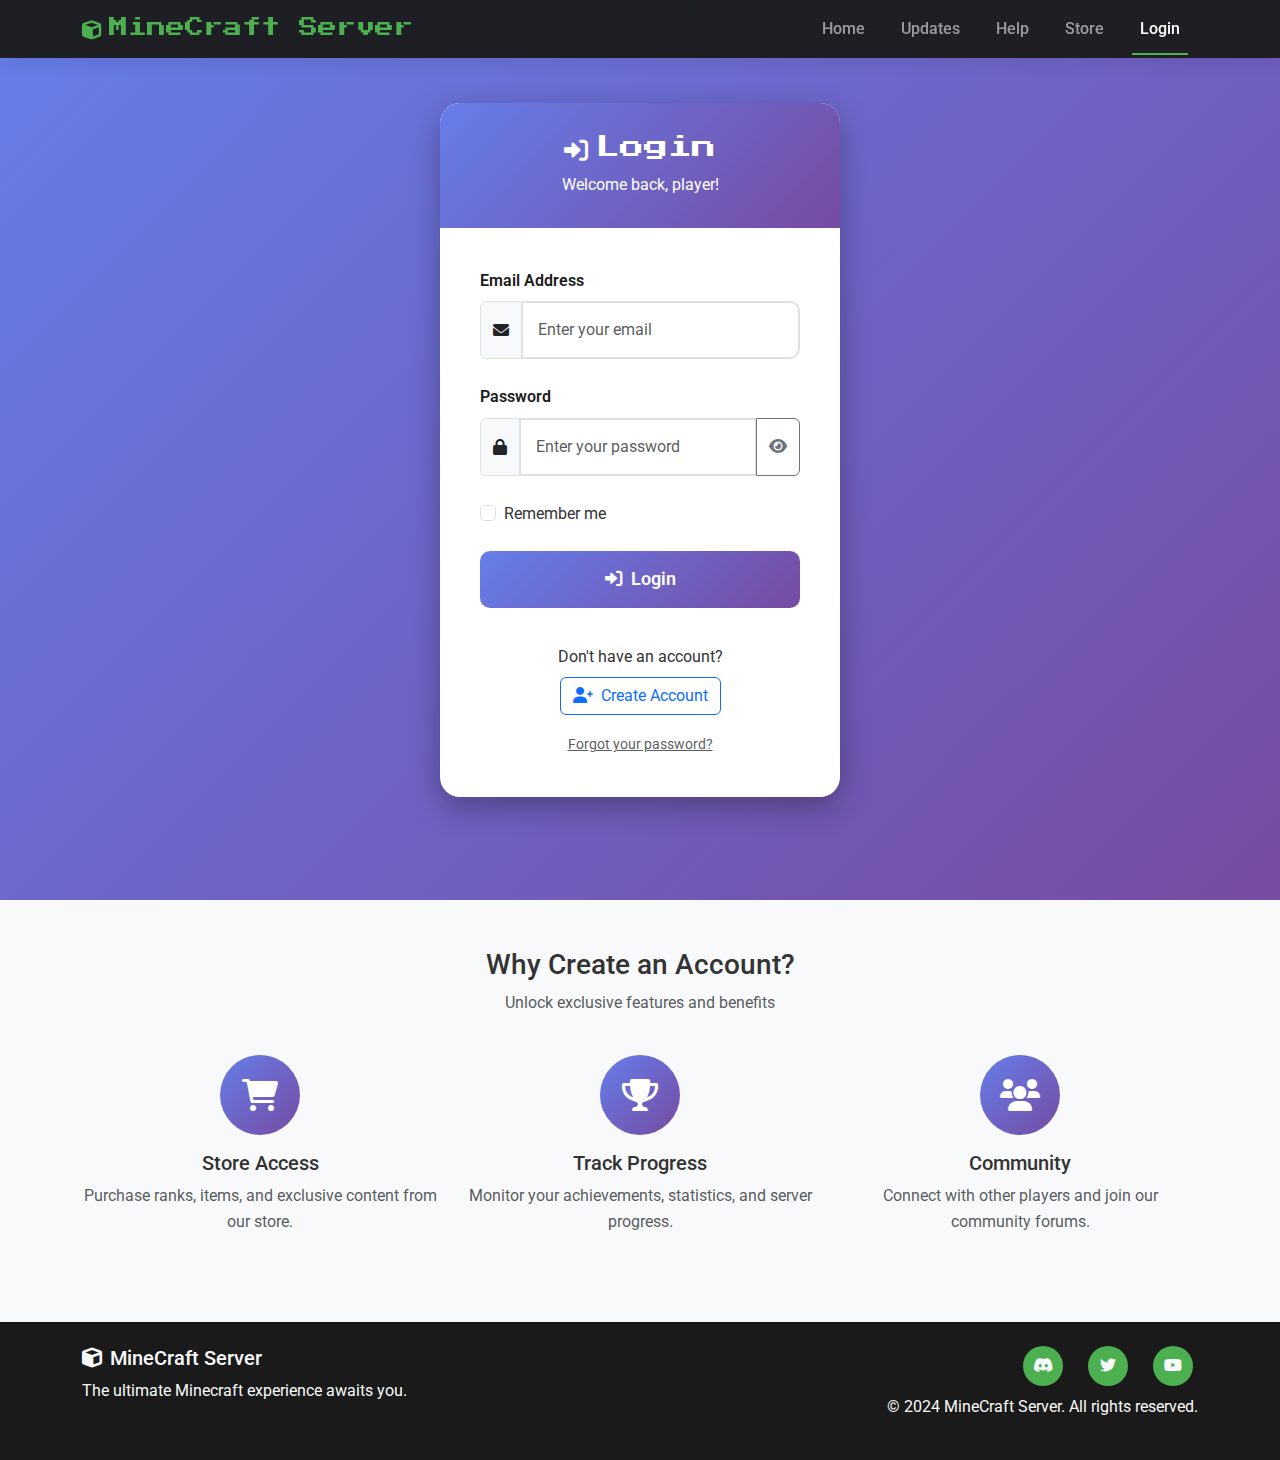
<file: profile.html>
<!DOCTYPE html>
<html lang="en">
<head>
    <meta charset="UTF-8">
    <meta name="viewport" content="width=device-width, initial-scale=1.0">
    <title>Profile - SurfNetwork</title>
    <link href="https://cdn.jsdelivr.net/npm/bootstrap@5.3.0/dist/css/bootstrap.min.css" rel="stylesheet">
    <link href="https://cdnjs.cloudflare.com/ajax/libs/font-awesome/6.0.0/css/all.min.css" rel="stylesheet">
    <link rel="stylesheet" href="styles.css">
</head>
<body>
    <!-- Navigation -->
    <nav class="navbar navbar-expand-lg navbar-dark bg-dark fixed-top">
        <div class="container">
            <a class="navbar-brand" href="index.html">
                <i class="fas fa-cube me-2"></i>MineCraft Server
            </a>
            <button class="navbar-toggler" type="button" data-bs-toggle="collapse" data-bs-target="#navbarNav">
                <span class="navbar-toggler-icon"></span>
            </button>
            <div class="collapse navbar-collapse" id="navbarNav">
                <ul class="navbar-nav ms-auto">
                    <li class="nav-item">
                        <a class="nav-link" href="index.html">Home</a>
                    </li>
                    <li class="nav-item">
                        <a class="nav-link" href="updates.html">Updates</a>
                    </li>
                    <li class="nav-item">
                        <a class="nav-link" href="help.html">Help</a>
                    </li>
                    <li class="nav-item">
                        <a class="nav-link" href="store.html">Store</a>
                    </li>
                    <li class="nav-item">
                        <a class="nav-link active" href="profile.html">Profile</a>
                    </li>
                </ul>
            </div>
        </div>
    </nav>

    <!-- Profile Section -->
    <section class="profile-section">
        <div class="container">
            <!-- Profile Header -->
            <div class="row mb-4">
                <div class="col-12">
                    <div class="profile-header">
                        <div class="row align-items-center">
                            <div class="col-md-3 text-center">
                                <div class="profile-avatar">
                                    <img id="userAvatar" src="https://via.placeholder.com/150/4CAF50/ffffff?text=👤" alt="Profile Avatar" class="rounded-circle">
                                    <button class="btn btn-sm btn-primary avatar-upload-btn" onclick="changeAvatar()">
                                        <i class="fas fa-camera"></i>
                                    </button>
                                </div>
                            </div>
                            <div class="col-md-9">
                                <h1 class="profile-username" id="profileUsername">Loading...</h1>
                                <p class="profile-email" id="profileEmail">Loading...</p>
                                <div class="profile-stats">
                                    <div class="row">
                                        <div class="col-md-3 col-6">
                                            <div class="stat-card">
                                                <div class="stat-number" id="userRank">DEFAULT</div>
                                                <div class="stat-label">Current Rank</div>
                                            </div>
                                        </div>
                                        <div class="col-md-3 col-6">
                                            <div class="stat-card">
                                                <div class="stat-number" id="userCoins">0</div>
                                                <div class="stat-label">Coins</div>
                                            </div>
                                        </div>
                                        <div class="col-md-3 col-6">
                                            <div class="stat-card">
                                                <div class="stat-number" id="totalPurchases">0</div>
                                                <div class="stat-label">Purchases</div>
                                            </div>
                                        </div>
                                        <div class="col-md-3 col-6">
                                            <div class="stat-card">
                                                <div class="stat-number" id="memberSince">-</div>
                                                <div class="stat-label">Member Since</div>
                                            </div>
                                        </div>
                                    </div>
                                </div>
                            </div>
                        </div>
                    </div>
                </div>
            </div>

            <div class="row">
                <!-- Sidebar -->
                <div class="col-lg-3 mb-4">
                    <div class="profile-sidebar">
                        <div class="list-group">
                            <a href="#account" class="list-group-item list-group-item-action active" data-tab="account">
                                <i class="fas fa-user me-2"></i>Account Details
                            </a>
                            <a href="#purchases" class="list-group-item list-group-item-action" data-tab="purchases">
                                <i class="fas fa-shopping-bag me-2"></i>Purchase History
                            </a>
                            <a href="#settings" class="list-group-item list-group-item-action" data-tab="settings">
                                <i class="fas fa-cog me-2"></i>Settings
                            </a>
                            <a href="#security" class="list-group-item list-group-item-action" data-tab="security">
                                <i class="fas fa-shield-alt me-2"></i>Security
                            </a>
                            <a href="#notifications" class="list-group-item list-group-item-action" data-tab="notifications">
                                <i class="fas fa-bell me-2"></i>Notifications
                            </a>
                        </div>
                    </div>
                </div>

                <!-- Main Content -->
                <div class="col-lg-9">
                    <!-- Account Details Tab -->
                    <div class="tab-content active" id="account">
                        <div class="profile-card">
                            <h3><i class="fas fa-user me-2"></i>Account Details</h3>
                            <form id="accountForm">
                                <div class="row">
                                    <div class="col-md-6 mb-3">
                                        <label class="form-label">Username</label>
                                        <input type="text" class="form-control" id="editUsername" readonly>
                                        <small class="text-muted">Username cannot be changed</small>
                                    </div>
                                    <div class="col-md-6 mb-3">
                                        <label class="form-label">Email Address</label>
                                        <input type="email" class="form-control" id="editEmail">
                                    </div>
                                </div>
                                <div class="row">
                                    <div class="col-md-6 mb-3">
                                        <label class="form-label">First Name</label>
                                        <input type="text" class="form-control" id="editFirstName" placeholder="Enter your first name">
                                    </div>
                                    <div class="col-md-6 mb-3">
                                        <label class="form-label">Last Name</label>
                                        <input type="text" class="form-control" id="editLastName" placeholder="Enter your last name">
                                    </div>
                                </div>
                                <div class="mb-3">
                                    <label class="form-label">Bio</label>
                                    <textarea class="form-control" id="editBio" rows="3" placeholder="Tell us about yourself..."></textarea>
                                </div>
                                <div class="row">
                                    <div class="col-md-6 mb-3">
                                        <label class="form-label">Country</label>
                                        <select class="form-control" id="editCountry">
                                            <option value="">Select Country</option>
                                            <option value="US">United States</option>
                                            <option value="UK">United Kingdom</option>
                                            <option value="CA">Canada</option>
                                            <option value="AU">Australia</option>
                                            <option value="DE">Germany</option>
                                            <option value="FR">France</option>
                                            <option value="JP">Japan</option>
                                            <option value="OTHER">Other</option>
                                        </select>
                                    </div>
                                    <div class="col-md-6 mb-3">
                                        <label class="form-label">Timezone</label>
                                        <select class="form-control" id="editTimezone">
                                            <option value="">Select Timezone</option>
                                            <option value="UTC">UTC</option>
                                            <option value="EST">Eastern Time</option>
                                            <option value="PST">Pacific Time</option>
                                            <option value="GMT">Greenwich Mean Time</option>
                                        </select>
                                    </div>
                                </div>
                                <button type="submit" class="btn btn-primary">
                                    <i class="fas fa-save me-2"></i>Save Changes
                                </button>
                            </form>
                        </div>
                    </div>

                    <!-- Purchase History Tab -->
                    <div class="tab-content" id="purchases">
                        <div class="profile-card">
                            <h3><i class="fas fa-shopping-bag me-2"></i>Purchase History</h3>
                            <div id="purchasesList">
                                <div class="text-center py-5">
                                    <i class="fas fa-shopping-cart fa-3x text-muted mb-3"></i>
                                    <p class="text-muted">Loading purchase history...</p>
                                </div>
                            </div>
                        </div>
                    </div>

                    <!-- Settings Tab -->
                    <div class="tab-content" id="settings">
                        <div class="profile-card">
                            <h3><i class="fas fa-cog me-2"></i>Settings</h3>
                            <form id="settingsForm">
                                <h5>Privacy Settings</h5>
                                <div class="form-check form-switch mb-3">
                                    <input class="form-check-input" type="checkbox" id="profilePublic" checked>
                                    <label class="form-check-label" for="profilePublic">
                                        Make profile public
                                    </label>
                                </div>
                                <div class="form-check form-switch mb-3">
                                    <input class="form-check-input" type="checkbox" id="showPurchases">
                                    <label class="form-check-label" for="showPurchases">
                                        Show purchase history to other players
                                    </label>
                                </div>
                                <div class="form-check form-switch mb-4">
                                    <input class="form-check-input" type="checkbox" id="showStats" checked>
                                    <label class="form-check-label" for="showStats">
                                        Show statistics on profile
                                    </label>
                                </div>

                                <h5>Communication Preferences</h5>
                                <div class="form-check form-switch mb-3">
                                    <input class="form-check-input" type="checkbox" id="emailNotifications" checked>
                                    <label class="form-check-label" for="emailNotifications">
                                        Email notifications
                                    </label>
                                </div>
                                <div class="form-check form-switch mb-3">
                                    <input class="form-check-input" type="checkbox" id="newsletterSubscription" checked>
                                    <label class="form-check-label" for="newsletterSubscription">
                                        Newsletter subscription
                                    </label>
                                </div>
                                <div class="form-check form-switch mb-4">
                                    <input class="form-check-input" type="checkbox" id="promotionalEmails">
                                    <label class="form-check-label" for="promotionalEmails">
                                        Promotional emails
                                    </label>
                                </div>

                                <button type="submit" class="btn btn-primary">
                                    <i class="fas fa-save me-2"></i>Save Settings
                                </button>
                            </form>
                        </div>
                    </div>

                    <!-- Security Tab -->
                    <div class="tab-content" id="security">
                        <div class="profile-card">
                            <h3><i class="fas fa-shield-alt me-2"></i>Security</h3>
                            
                            <!-- Change Password -->
                            <h5>Change Password</h5>
                            <form id="passwordForm" class="mb-4">
                                <div class="mb-3">
                                    <label class="form-label">Current Password</label>
                                    <input type="password" class="form-control" id="currentPassword" required>
                                </div>
                                <div class="mb-3">
                                    <label class="form-label">New Password</label>
                                    <input type="password" class="form-control" id="newPassword" required minlength="6">
                                </div>
                                <div class="mb-3">
                                    <label class="form-label">Confirm New Password</label>
                                    <input type="password" class="form-control" id="confirmPassword" required>
                                </div>
                                <button type="submit" class="btn btn-warning">
                                    <i class="fas fa-key me-2"></i>Change Password
                                </button>
                            </form>

                            <!-- Login History -->
                            <h5>Recent Login Activity</h5>
                            <div id="loginHistory">
                                <div class="login-activity-item">
                                    <div class="d-flex justify-content-between align-items-center">
                                        <div>
                                            <i class="fas fa-desktop me-2"></i>
                                            <span>Current Session</span>
                                        </div>
                                        <small class="text-success">Active now</small>
                                    </div>
                                </div>
                            </div>
                        </div>
                    </div>

                    <!-- Notifications Tab -->
                    <div class="tab-content" id="notifications">
                        <div class="profile-card">
                            <h3><i class="fas fa-bell me-2"></i>Notifications</h3>
                            <div id="notificationsList">
                                <div class="notification-item">
                                    <div class="notification-icon bg-success">
                                        <i class="fas fa-check"></i>
                                    </div>
                                    <div class="notification-content">
                                        <h6>Welcome to the server!</h6>
                                        <p>Your account has been successfully created.</p>
                                        <small class="text-muted">Just now</small>
                                    </div>
                                </div>
                            </div>
                        </div>
                    </div>
                </div>
            </div>
        </div>
    </section>

    <!-- Footer -->
    <footer class="footer bg-dark text-light py-4">
        <div class="container">
            <div class="row">
                <div class="col-md-6">
                    <h5><i class="fas fa-cube me-2"></i>MineCraft Server</h5>
                    <p>The ultimate Minecraft experience awaits you.</p>
                </div>
                <div class="col-md-6 text-md-end">
                    <div class="social-links">
                        <a href="#" class="text-light me-3"><i class="fab fa-discord"></i></a>
                        <a href="#" class="text-light me-3"><i class="fab fa-twitter"></i></a>
                        <a href="#" class="text-light"><i class="fab fa-youtube"></i></a>
                    </div>
                    <p class="mt-2">&copy; 2024 MineCraft Server. All rights reserved.</p>
                </div>
            </div>
        </div>
    </footer>

    <script src="https://cdn.jsdelivr.net/npm/bootstrap@5.3.0/dist/js/bootstrap.bundle.min.js"></script>
    <script src="database.js"></script>
    <script src="script.js"></script>
    <script src="profile.js"></script>
</body>
</html>
</file>
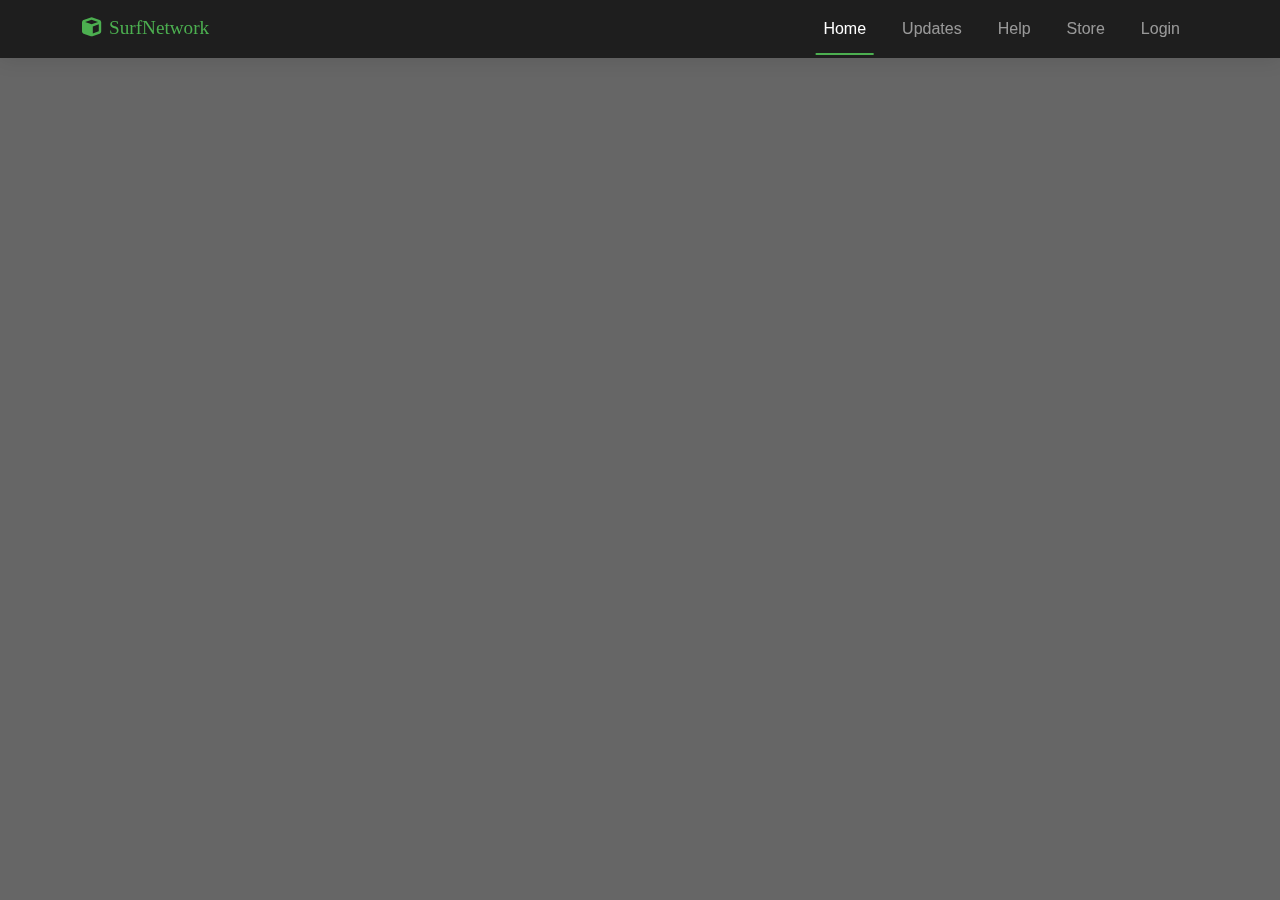
<file: register.html>
<!DOCTYPE html>
<html lang="en">
<head>
    <meta charset="UTF-8">
    <meta name="viewport" content="width=device-width, initial-scale=1.0">
    <title>Register - Surfnetwork</title>
    <link href="https://cdn.jsdelivr.net/npm/bootstrap@5.3.0/dist/css/bootstrap.min.css" rel="stylesheet">
    <link href="https://cdnjs.cloudflare.com/ajax/libs/font-awesome/6.0.0/css/all.min.css" rel="stylesheet">
    <link rel="stylesheet" href="./styles.css">
    
</head>
<body>
    <!-- Navigation -->
    <nav class="navbar navbar-expand-lg navbar-dark bg-dark fixed-top">
        <div class="container">
            <a class="navbar-brand" href="index.html">
                <i class="fas fa-cube me-2"></i>Surfnetwork
            </a>
            <button class="navbar-toggler" type="button" data-bs-toggle="collapse" data-bs-target="#navbarNav">
                <span class="navbar-toggler-icon"></span>
            </button>
            <div class="collapse navbar-collapse" id="navbarNav">
                <ul class="navbar-nav ms-auto">
                    <li class="nav-item">
                        <a class="nav-link" href="index.html">Home</a>
                    </li>
                    <li class="nav-item">
                        <a class="nav-link" href="updates.html">Updates</a>
                    </li>
                    <li class="nav-item">
                        <a class="nav-link" href="help.html">Help</a>
                    </li>
                    <li class="nav-item">
                        <a class="nav-link" href="store.html">Store</a>
                    </li>
                    <li class="nav-item">
                        <a class="nav-link" href="login.html">Login</a>
                    </li>
                </ul>
            </div>
        </div>
    </nav>

    <!-- Auth Container -->
    <div class="auth-container">
        <div class="container">
            <div class="row justify-content-center">
                <div class="col-md-6 col-lg-5">
                    <!-- Signup Form -->
                    <div class="auth-card d-block" id="signupCard">
                        <div class="auth-header">
                            <h2><i class="fas fa-user-plus me-2"></i>Sign Up</h2>
                            <p class="mb-0">Join our community!</p>
                        </div>
                        <div class="auth-body">
                            <form id="signupForm">
                                <div class="form-group">
                                    <div class="input-group">
                                        <span class="input-prompt"></span>
                                    </div>
                                </div>
                                
                                <div class="form-group">
                                    <label class="form-label">Username</label>
                                    <div class="input-group">
                                        <span class="input-group-text"><i class="fas fa-user"></i></span>
                                        <input id="usernameInput" type="text" class="form-control" name="username" required placeholder="Choose a username" minlength="3" maxlength="20">
                                    </div>
                                    <small class="form-text text-muted">3-20 characters, letters and numbers only</small>
                                </div>
                                
                                <div class="form-group">
                                    <label class="form-label">Email Address</label>
                                    <div class="input-group">
                                        <span class="input-group-text"><i class="fas fa-envelope"></i></span>
                                        <input id="emailInput" type="email" class="form-control" name="email" required placeholder="Enter your email">
                                    </div>
                                </div>
                                
                                <div class="form-group">
                                    <label class="form-label">Password</label>
                                    <div class="input-group">
                                        <span class="input-group-text"><i class="fas fa-lock"></i></span>
                                        <input id="pswInput" type="password" class="form-control" name="password" required placeholder="Create a password" minlength="6">
                                        <button class="btn btn-outline-secondary togglePsw" type="button">
                                            <i class="fas fa-eye"></i>
                                        </button>
                                    </div>
                                    <small class="form-text text-muted">Minimum 6 characters</small>
                                </div>
                                
                                <div class="form-group">
                                    <label class="form-label">Confirm Password</label>
                                    <div class="input-group">
                                        <span class="input-group-text"><i class="fas fa-lock"></i></span>
                                        <input id="cpswInput" type="password" class="form-control" name="confirmPassword" required placeholder="Confirm your password">
                                        <button class="btn btn-outline-secondary togglePsw" type="button">
                                            <i class="fas fa-eye"></i>
                                        </button>
                                    </div>
                                </div>
                                
                                <div class="form-group">
                                    <div class="input-group">
                                        <div id="pswValidateBox" class="message">
                                            <h4>Password must contain the following:</h4>
                                            <p id="letter" class="invalid">A lowercase letters</p>
                                            <p id="capital" class="invalid">An uppercase letters</p>
                                            <p id="number" class="invalid">A number</p>
                                            <p id="length" class="invalid">Minimum of 8 characters</p>
                                            <p id="equal" class="invalid">Passwords must be equal</p>
                                        </div>
                                    </div>
                                </div>
                                
                                <div class="form-group">
                                    <div class="form-check">
                                        <input class="form-check-input" type="checkbox" id="agreeTerms" required>
                                        <label id="termsCheckbox" class="form-check-label" for="agreeTerms">
                                            I agree to the <a href="terms.html" class="text-primary" target="_blank">Terms of Service</a> and <a href="privacy.html" class="text-primary" target="_blank">Privacy Policy</a>
                                        </label>
                                    </div>
                                </div>
                                
                                <div class="form-group">
                                    <div class="form-check">
                                        <input id="subCheckbox" class="form-check-input" type="checkbox" id="newsletter">
                                        <label class="form-check-label" for="newsletter">
                                            Subscribe to server updates and news
                                        </label>
                                    </div>
                                </div>
                                
                                <button type="submit" class="btn btn-auth">
                                    <div class="spinner-outer"></div>
                                    <i class="fas fa-user-plus me-2"></i>Create Account
                                </button>
                            </form>
                            
                            <div class="text-center mt-3">
                                <p class="mb-2">Already have an account?</p>
                                <button id="toLogin" class="btn btn-outline-primary">
                                    <i class="fas fa-sign-in-alt me-2"></i>Login Instead
                                </button>
                            </div>
                        </div>
                    </div>
                </div>
            </div>
        </div>
    </div>

    <!-- Features Section -->
    <section class="py-5 bg-light">
        <div class="container">
            <div class="row text-center">
                <div class="col-12 mb-4">
                    <h3>Why Create an Account?</h3>
                    <p class="text-muted">Unlock exclusive features and benefits</p>
                </div>
            </div>
            <div class="row">
                <div class="col-md-4 mb-4">
                    <div class="text-center">
                        <div class="feature-icon mx-auto mb-3">
                            <i class="fas fa-shopping-cart"></i>
                        </div>
                        <h5>Store Access</h5>
                        <p class="text-muted">Purchase ranks, items, and exclusive content from our store.</p>
                    </div>
                </div>
                <div class="col-md-4 mb-4">
                    <div class="text-center">
                        <div class="feature-icon mx-auto mb-3">
                            <i class="fas fa-trophy"></i>
                        </div>
                        <h5>Track Progress</h5>
                        <p class="text-muted">Monitor your achievements, statistics, and server progress.</p>
                    </div>
                </div>
                <div class="col-md-4 mb-4">
                    <div class="text-center">
                        <div class="feature-icon mx-auto mb-3">
                            <i class="fas fa-users"></i>
                        </div>
                        <h5>Community</h5>
                        <p class="text-muted">Connect with other players and join our community forums.</p>
                    </div>
                </div>
            </div>
        </div>
    </section>

    <!-- Footer -->
    <footer class="footer bg-dark text-light py-4">
        <div class="container">
            <div class="row">
                <div class="col-md-6">
                    <h5><i class="fas fa-cube me-2"></i>Surfnetwork</h5>
                    <p>The ultimate Surfnetwork experience awaits you.</p>
                </div>
                <div class="col-md-6 text-md-end">
                    <div class="social-links">
                        <a href="#" class="text-light me-3"><i class="fab fa-discord"></i></a>
                        <a href="#" class="text-light me-3"><i class="fab fa-twitter"></i></a>
                        <a href="#" class="text-light"><i class="fab fa-youtube"></i></a>
                    </div>
                    <p class="mt-2">&copy; 2025 Surfnetwork. All rights reserved.</p>
                    <div class="mt-2">
                        <a href="terms.html" class="text-light me-3">Terms of Service</a>
                        <a href="privacy.html" class="text-light">Privacy Policy</a>
                    </div>
                </div>
            </div>
        </div>
    </footer>

    <script src="https://cdn.jsdelivr.net/npm/bootstrap@5.3.0/dist/js/bootstrap.bundle.min.js"></script>
    <script type="module" src="./js/register.js"></script>
    
    
    <!--script src="database.js"></script>
    <script src="script.js"></script>
    <script>
        // Toggle between login and signup forms
        function showSignupForm() {
            document.getElementById('loginCard').classList.add('d-none');
            document.getElementById('signupCard').classList.remove('d-none');
        }
        
        function showLoginForm() {
            document.getElementById('signupCard').classList.add('d-none');
            document.getElementById('loginCard').classList.remove('d-none');
        }
        
        // Real-time password validation
        document.addEventListener('DOMContentLoaded', function() {
            const signupPassword = document.getElementById('signupPassword');
            const confirmPassword = document.getElementById('confirmPassword');
            
            function validatePasswords() {
                if (confirmPassword.value && signupPassword.value !== confirmPassword.value) {
                    confirmPassword.setCustomValidity('Passwords do not match');
                } else {
                    confirmPassword.setCustomValidity('');
                }
            }
            
            if (signupPassword && confirmPassword) {
                signupPassword.addEventListener('input', validatePasswords);
                confirmPassword.addEventListener('input', validatePasswords);
            }
        });
    </script-->
</body>
</html>
</file>
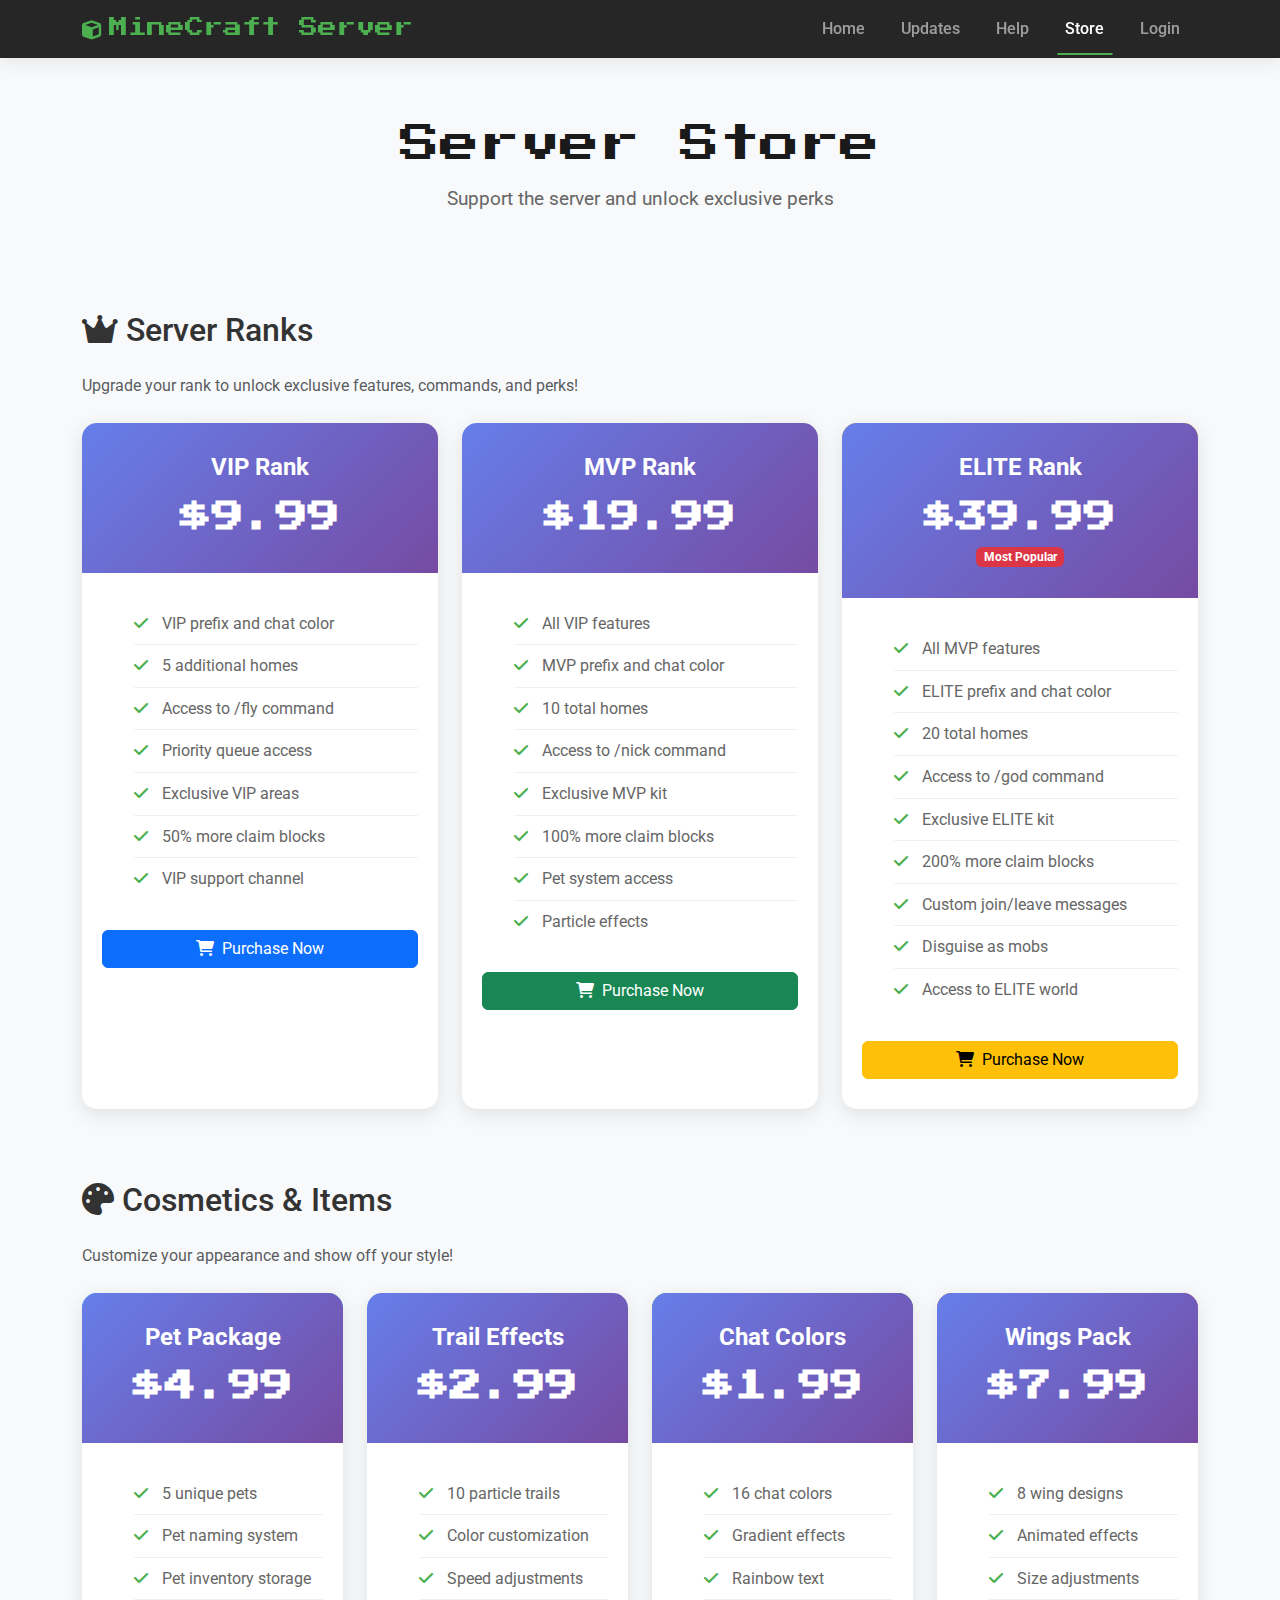
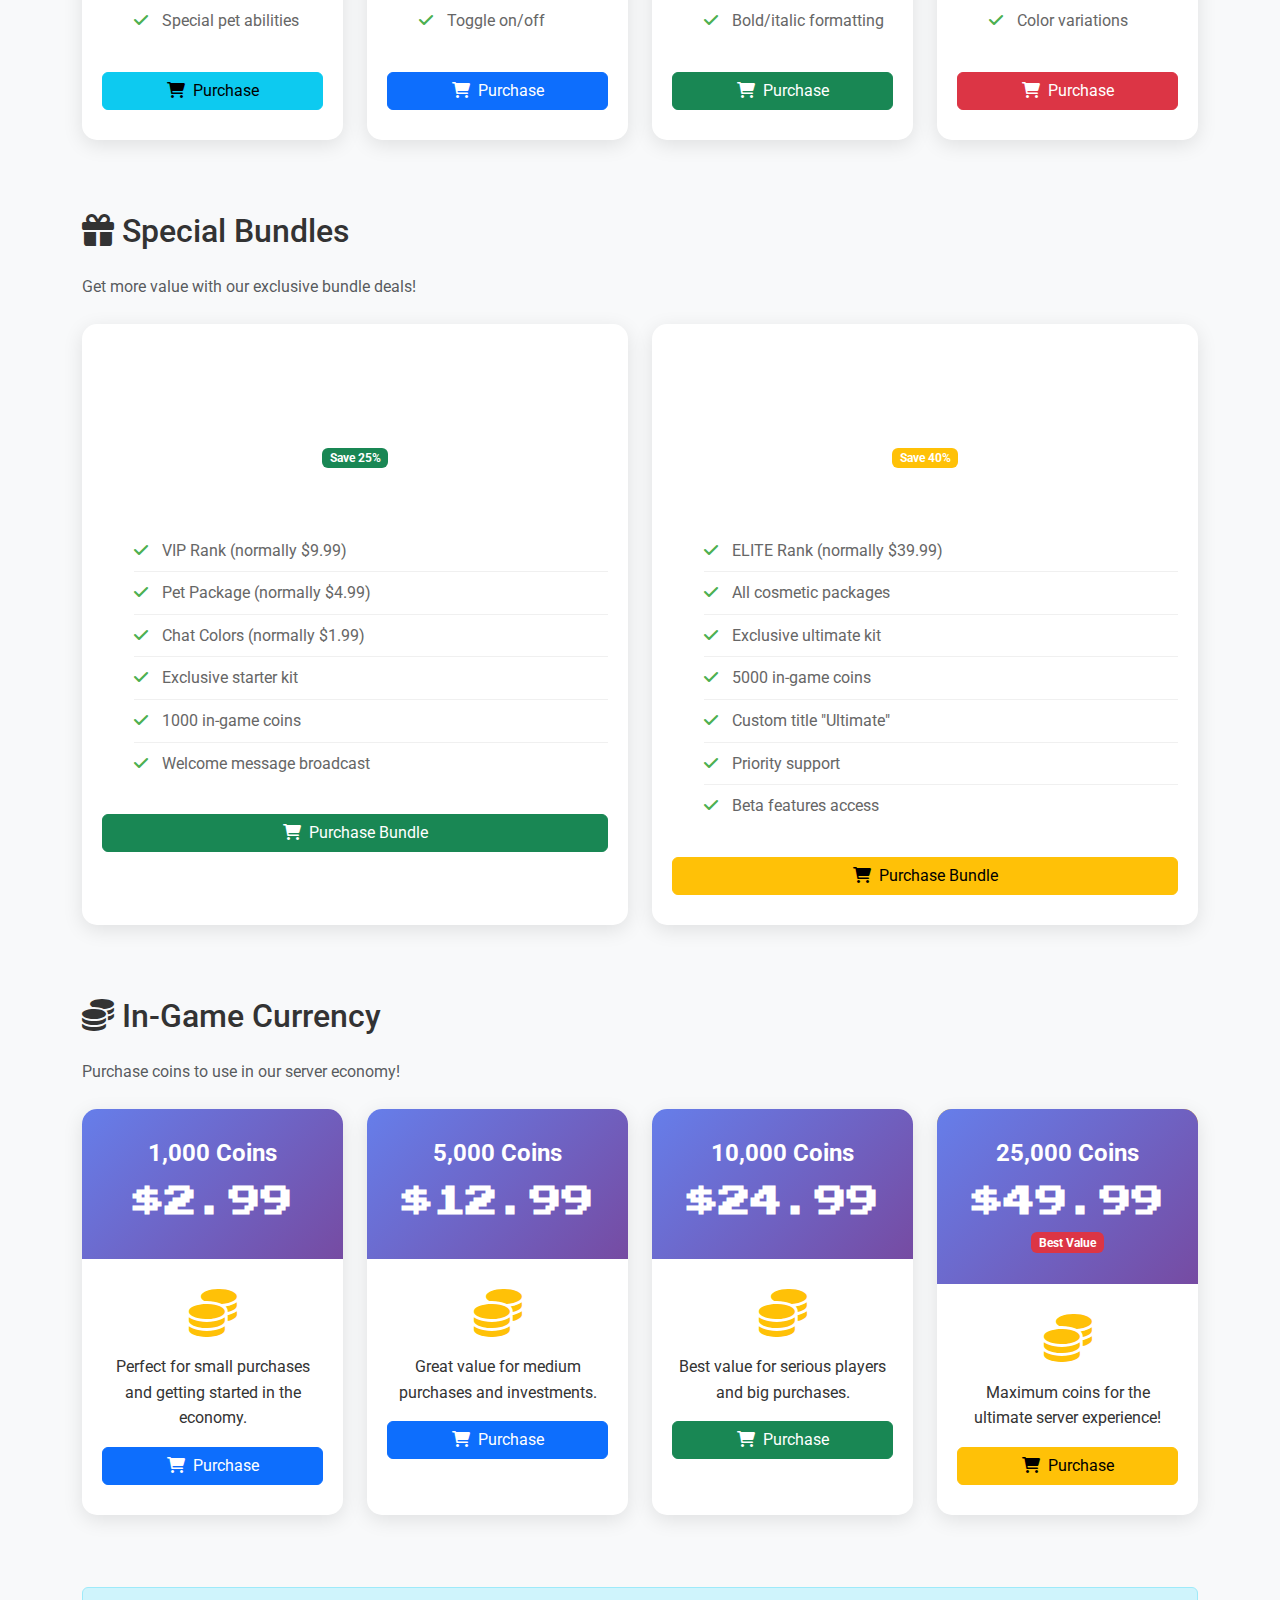
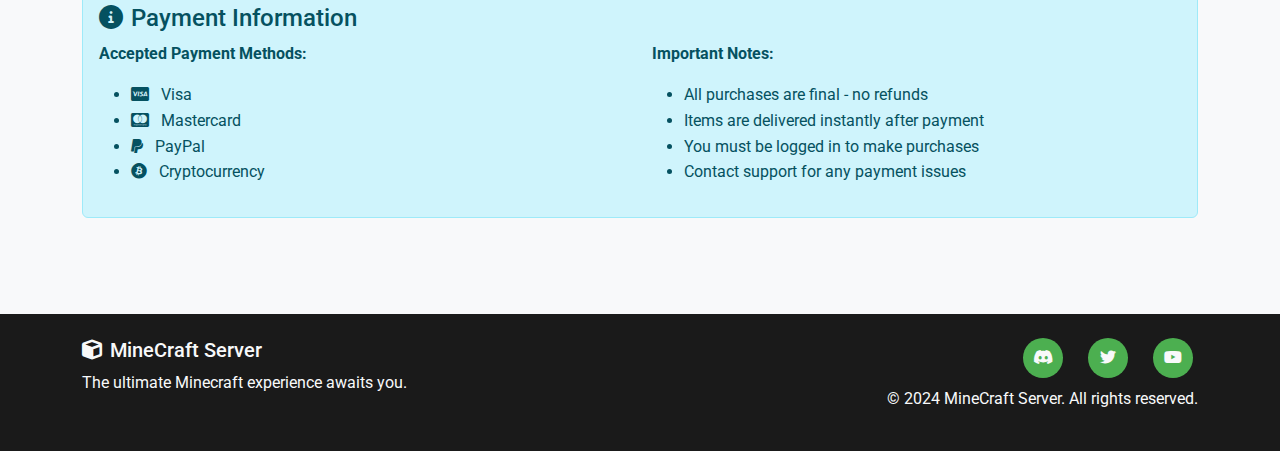
<file: store.html>
<!DOCTYPE html>
<html lang="en">
<head>
    <meta charset="UTF-8">
    <meta name="viewport" content="width=device-width, initial-scale=1.0">
    <title>Store -SurfNetwork</title>
    <link href="https://cdn.jsdelivr.net/npm/bootstrap@5.3.0/dist/css/bootstrap.min.css" rel="stylesheet">
    <link href="https://cdnjs.cloudflare.com/ajax/libs/font-awesome/6.0.0/css/all.min.css" rel="stylesheet">
    <link rel="stylesheet" href="styles.css">
</head>
<body>
    <!-- Navigation -->
    <nav class="navbar navbar-expand-lg navbar-dark bg-dark fixed-top">
        <div class="container">
            <a class="navbar-brand" href="index.html">
                <i class="fas fa-cube me-2"></i>MineCraft Server
            </a>
            <button class="navbar-toggler" type="button" data-bs-toggle="collapse" data-bs-target="#navbarNav">
                <span class="navbar-toggler-icon"></span>
            </button>
            <div class="collapse navbar-collapse" id="navbarNav">
                <ul class="navbar-nav ms-auto">
                    <li class="nav-item">
                        <a class="nav-link" href="index.html">Home</a>
                    </li>
                    <li class="nav-item">
                        <a class="nav-link" href="updates.html">Updates</a>
                    </li>
                    <li class="nav-item">
                        <a class="nav-link" href="help.html">Help</a>
                    </li>
                    <li class="nav-item">
                        <a class="nav-link active" href="store.html">Store</a>
                    </li>
                    <li class="nav-item">
                        <a class="nav-link" href="login.html">Login</a>
                    </li>
                </ul>
            </div>
        </div>
    </nav>

    <!-- Store Section -->
    <section class="store-section">
        <div class="container">
            <div class="row">
                <div class="col-12 text-center mb-5">
                    <h1 class="section-title">Server Store</h1>
                    <p class="section-subtitle">Support the server and unlock exclusive perks</p>
                </div>
            </div>

            <!-- Ranks Section -->
            <div class="row mb-5">
                <div class="col-12">
                    <h2 class="mb-4"><i class="fas fa-crown me-2"></i>Server Ranks</h2>
                    <p class="text-muted mb-4">Upgrade your rank to unlock exclusive features, commands, and perks!</p>
                </div>
                <div class="col-lg-4 col-md-6 mb-4">
                    <div class="product-card">
                        <div class="product-header">
                            <h3 class="product-title">VIP Rank</h3>
                            <div class="product-price">$9.99</div>
                        </div>
                        <div class="product-body">
                            <ul class="product-features">
                                <li><i class="fas fa-check"></i> VIP prefix and chat color</li>
                                <li><i class="fas fa-check"></i> 5 additional homes</li>
                                <li><i class="fas fa-check"></i> Access to /fly command</li>
                                <li><i class="fas fa-check"></i> Priority queue access</li>
                                <li><i class="fas fa-check"></i> Exclusive VIP areas</li>
                                <li><i class="fas fa-check"></i> 50% more claim blocks</li>
                                <li><i class="fas fa-check"></i> VIP support channel</li>
                            </ul>
                            <button class="btn btn-primary w-100" onclick="purchaseItem('VIP Rank', 9.99)">
                                <i class="fas fa-shopping-cart me-2"></i>Purchase Now
                            </button>
                        </div>
                    </div>
                </div>
                <div class="col-lg-4 col-md-6 mb-4">
                    <div class="product-card">
                        <div class="product-header">
                            <h3 class="product-title">MVP Rank</h3>
                            <div class="product-price">$19.99</div>
                        </div>
                        <div class="product-body">
                            <ul class="product-features">
                                <li><i class="fas fa-check"></i> All VIP features</li>
                                <li><i class="fas fa-check"></i> MVP prefix and chat color</li>
                                <li><i class="fas fa-check"></i> 10 total homes</li>
                                <li><i class="fas fa-check"></i> Access to /nick command</li>
                                <li><i class="fas fa-check"></i> Exclusive MVP kit</li>
                                <li><i class="fas fa-check"></i> 100% more claim blocks</li>
                                <li><i class="fas fa-check"></i> Pet system access</li>
                                <li><i class="fas fa-check"></i> Particle effects</li>
                            </ul>
                            <button class="btn btn-success w-100" onclick="purchaseItem('MVP Rank', 19.99)">
                                <i class="fas fa-shopping-cart me-2"></i>Purchase Now
                            </button>
                        </div>
                    </div>
                </div>
                <div class="col-lg-4 col-md-6 mb-4">
                    <div class="product-card">
                        <div class="product-header bg-warning">
                            <h3 class="product-title">ELITE Rank</h3>
                            <div class="product-price">$39.99</div>
                            <small class="badge bg-danger">Most Popular</small>
                        </div>
                        <div class="product-body">
                            <ul class="product-features">
                                <li><i class="fas fa-check"></i> All MVP features</li>
                                <li><i class="fas fa-check"></i> ELITE prefix and chat color</li>
                                <li><i class="fas fa-check"></i> 20 total homes</li>
                                <li><i class="fas fa-check"></i> Access to /god command</li>
                                <li><i class="fas fa-check"></i> Exclusive ELITE kit</li>
                                <li><i class="fas fa-check"></i> 200% more claim blocks</li>
                                <li><i class="fas fa-check"></i> Custom join/leave messages</li>
                                <li><i class="fas fa-check"></i> Disguise as mobs</li>
                                <li><i class="fas fa-check"></i> Access to ELITE world</li>
                            </ul>
                            <button class="btn btn-warning w-100" onclick="purchaseItem('ELITE Rank', 39.99)">
                                <i class="fas fa-shopping-cart me-2"></i>Purchase Now
                            </button>
                        </div>
                    </div>
                </div>
            </div>

            <!-- Cosmetics Section -->
            <div class="row mb-5">
                <div class="col-12">
                    <h2 class="mb-4"><i class="fas fa-palette me-2"></i>Cosmetics & Items</h2>
                    <p class="text-muted mb-4">Customize your appearance and show off your style!</p>
                </div>
                <div class="col-lg-3 col-md-6 mb-4">
                    <div class="product-card">
                        <div class="product-header bg-info">
                            <h4 class="product-title">Pet Package</h4>
                            <div class="product-price">$4.99</div>
                        </div>
                        <div class="product-body">
                            <ul class="product-features">
                                <li><i class="fas fa-check"></i> 5 unique pets</li>
                                <li><i class="fas fa-check"></i> Pet naming system</li>
                                <li><i class="fas fa-check"></i> Pet inventory storage</li>
                                <li><i class="fas fa-check"></i> Special pet abilities</li>
                            </ul>
                            <button class="btn btn-info w-100" onclick="purchaseItem('Pet Package', 4.99)">
                                <i class="fas fa-shopping-cart me-2"></i>Purchase
                            </button>
                        </div>
                    </div>
                </div>
                <div class="col-lg-3 col-md-6 mb-4">
                    <div class="product-card">
                        <div class="product-header bg-purple">
                            <h4 class="product-title">Trail Effects</h4>
                            <div class="product-price">$2.99</div>
                        </div>
                        <div class="product-body">
                            <ul class="product-features">
                                <li><i class="fas fa-check"></i> 10 particle trails</li>
                                <li><i class="fas fa-check"></i> Color customization</li>
                                <li><i class="fas fa-check"></i> Speed adjustments</li>
                                <li><i class="fas fa-check"></i> Toggle on/off</li>
                            </ul>
                            <button class="btn btn-primary w-100" onclick="purchaseItem('Trail Effects', 2.99)">
                                <i class="fas fa-shopping-cart me-2"></i>Purchase
                            </button>
                        </div>
                    </div>
                </div>
                <div class="col-lg-3 col-md-6 mb-4">
                    <div class="product-card">
                        <div class="product-header bg-success">
                            <h4 class="product-title">Chat Colors</h4>
                            <div class="product-price">$1.99</div>
                        </div>
                        <div class="product-body">
                            <ul class="product-features">
                                <li><i class="fas fa-check"></i> 16 chat colors</li>
                                <li><i class="fas fa-check"></i> Gradient effects</li>
                                <li><i class="fas fa-check"></i> Rainbow text</li>
                                <li><i class="fas fa-check"></i> Bold/italic formatting</li>
                            </ul>
                            <button class="btn btn-success w-100" onclick="purchaseItem('Chat Colors', 1.99)">
                                <i class="fas fa-shopping-cart me-2"></i>Purchase
                            </button>
                        </div>
                    </div>
                </div>
                <div class="col-lg-3 col-md-6 mb-4">
                    <div class="product-card">
                        <div class="product-header bg-danger">
                            <h4 class="product-title">Wings Pack</h4>
                            <div class="product-price">$7.99</div>
                        </div>
                        <div class="product-body">
                            <ul class="product-features">
                                <li><i class="fas fa-check"></i> 8 wing designs</li>
                                <li><i class="fas fa-check"></i> Animated effects</li>
                                <li><i class="fas fa-check"></i> Size adjustments</li>
                                <li><i class="fas fa-check"></i> Color variations</li>
                            </ul>
                            <button class="btn btn-danger w-100" onclick="purchaseItem('Wings Pack', 7.99)">
                                <i class="fas fa-shopping-cart me-2"></i>Purchase
                            </button>
                        </div>
                    </div>
                </div>
            </div>

            <!-- Bundles Section -->
            <div class="row mb-5">
                <div class="col-12">
                    <h2 class="mb-4"><i class="fas fa-gift me-2"></i>Special Bundles</h2>
                    <p class="text-muted mb-4">Get more value with our exclusive bundle deals!</p>
                </div>
                <div class="col-lg-6 mb-4">
                    <div class="product-card">
                        <div class="product-header bg-gradient">
                            <h3 class="product-title">Starter Bundle</h3>
                            <div class="product-price">$14.99</div>
                            <small class="badge bg-success">Save 25%</small>
                        </div>
                        <div class="product-body">
                            <ul class="product-features">
                                <li><i class="fas fa-check"></i> VIP Rank (normally $9.99)</li>
                                <li><i class="fas fa-check"></i> Pet Package (normally $4.99)</li>
                                <li><i class="fas fa-check"></i> Chat Colors (normally $1.99)</li>
                                <li><i class="fas fa-check"></i> Exclusive starter kit</li>
                                <li><i class="fas fa-check"></i> 1000 in-game coins</li>
                                <li><i class="fas fa-check"></i> Welcome message broadcast</li>
                            </ul>
                            <button class="btn btn-success w-100" onclick="purchaseItem('Starter Bundle', 14.99)">
                                <i class="fas fa-shopping-cart me-2"></i>Purchase Bundle
                            </button>
                        </div>
                    </div>
                </div>
                <div class="col-lg-6 mb-4">
                    <div class="product-card">
                        <div class="product-header bg-gradient">
                            <h3 class="product-title">Ultimate Bundle</h3>
                            <div class="product-price">$59.99</div>
                            <small class="badge bg-warning">Save 40%</small>
                        </div>
                        <div class="product-body">
                            <ul class="product-features">
                                <li><i class="fas fa-check"></i> ELITE Rank (normally $39.99)</li>
                                <li><i class="fas fa-check"></i> All cosmetic packages</li>
                                <li><i class="fas fa-check"></i> Exclusive ultimate kit</li>
                                <li><i class="fas fa-check"></i> 5000 in-game coins</li>
                                <li><i class="fas fa-check"></i> Custom title "Ultimate"</li>
                                <li><i class="fas fa-check"></i> Priority support</li>
                                <li><i class="fas fa-check"></i> Beta features access</li>
                            </ul>
                            <button class="btn btn-warning w-100" onclick="purchaseItem('Ultimate Bundle', 59.99)">
                                <i class="fas fa-shopping-cart me-2"></i>Purchase Bundle
                            </button>
                        </div>
                    </div>
                </div>
            </div>

            <!-- In-Game Currency -->
            <div class="row mb-5">
                <div class="col-12">
                    <h2 class="mb-4"><i class="fas fa-coins me-2"></i>In-Game Currency</h2>
                    <p class="text-muted mb-4">Purchase coins to use in our server economy!</p>
                </div>
                <div class="col-lg-3 col-md-6 mb-4">
                    <div class="product-card">
                        <div class="product-header">
                            <h4 class="product-title">1,000 Coins</h4>
                            <div class="product-price">$2.99</div>
                        </div>
                        <div class="product-body text-center">
                            <i class="fas fa-coins text-warning" style="font-size: 3rem;"></i>
                            <p class="mt-3">Perfect for small purchases and getting started in the economy.</p>
                            <button class="btn btn-primary w-100" onclick="purchaseItem('1000 Coins', 2.99)">
                                <i class="fas fa-shopping-cart me-2"></i>Purchase
                            </button>
                        </div>
                    </div>
                </div>
                <div class="col-lg-3 col-md-6 mb-4">
                    <div class="product-card">
                        <div class="product-header">
                            <h4 class="product-title">5,000 Coins</h4>
                            <div class="product-price">$12.99</div>
                        </div>
                        <div class="product-body text-center">
                            <i class="fas fa-coins text-warning" style="font-size: 3rem;"></i>
                            <p class="mt-3">Great value for medium purchases and investments.</p>
                            <button class="btn btn-primary w-100" onclick="purchaseItem('5000 Coins', 12.99)">
                                <i class="fas fa-shopping-cart me-2"></i>Purchase
                            </button>
                        </div>
                    </div>
                </div>
                <div class="col-lg-3 col-md-6 mb-4">
                    <div class="product-card">
                        <div class="product-header">
                            <h4 class="product-title">10,000 Coins</h4>
                            <div class="product-price">$24.99</div>
                        </div>
                        <div class="product-body text-center">
                            <i class="fas fa-coins text-warning" style="font-size: 3rem;"></i>
                            <p class="mt-3">Best value for serious players and big purchases.</p>
                            <button class="btn btn-success w-100" onclick="purchaseItem('10000 Coins', 24.99)">
                                <i class="fas fa-shopping-cart me-2"></i>Purchase
                            </button>
                        </div>
                    </div>
                </div>
                <div class="col-lg-3 col-md-6 mb-4">
                    <div class="product-card">
                        <div class="product-header bg-warning">
                            <h4 class="product-title">25,000 Coins</h4>
                            <div class="product-price">$49.99</div>
                            <small class="badge bg-danger">Best Value</small>
                        </div>
                        <div class="product-body text-center">
                            <i class="fas fa-coins text-warning" style="font-size: 3rem;"></i>
                            <p class="mt-3">Maximum coins for the ultimate server experience!</p>
                            <button class="btn btn-warning w-100" onclick="purchaseItem('25000 Coins', 49.99)">
                                <i class="fas fa-shopping-cart me-2"></i>Purchase
                            </button>
                        </div>
                    </div>
                </div>
            </div>

            <!-- Payment Info -->
            <div class="row">
                <div class="col-12">
                    <div class="alert alert-info">
                        <h4><i class="fas fa-info-circle me-2"></i>Payment Information</h4>
                        <div class="row">
                            <div class="col-md-6">
                                <p><strong>Accepted Payment Methods:</strong></p>
                                <ul>
                                    <li><i class="fab fa-cc-visa me-2"></i> Visa</li>
                                    <li><i class="fab fa-cc-mastercard me-2"></i> Mastercard</li>
                                    <li><i class="fab fa-paypal me-2"></i> PayPal</li>
                                    <li><i class="fab fa-bitcoin me-2"></i> Cryptocurrency</li>
                                </ul>
                            </div>
                            <div class="col-md-6">
                                <p><strong>Important Notes:</strong></p>
                                <ul>
                                    <li>All purchases are final - no refunds</li>
                                    <li>Items are delivered instantly after payment</li>
                                    <li>You must be logged in to make purchases</li>
                                    <li>Contact support for any payment issues</li>
                                </ul>
                            </div>
                        </div>
                    </div>
                </div>
            </div>
        </div>
    </section>

    <!-- Footer -->
    <footer class="footer bg-dark text-light py-4">
        <div class="container">
            <div class="row">
                <div class="col-md-6">
                    <h5><i class="fas fa-cube me-2"></i>MineCraft Server</h5>
                    <p>The ultimate Minecraft experience awaits you.</p>
                </div>
                <div class="col-md-6 text-md-end">
                    <div class="social-links">
                        <a href="#" class="text-light me-3"><i class="fab fa-discord"></i></a>
                        <a href="#" class="text-light me-3"><i class="fab fa-twitter"></i></a>
                        <a href="#" class="text-light"><i class="fab fa-youtube"></i></a>
                    </div>
                    <p class="mt-2">&copy; 2024 MineCraft Server. All rights reserved.</p>
                </div>
            </div>
        </div>
    </footer>

    <script src="https://cdn.jsdelivr.net/npm/bootstrap@5.3.0/dist/js/bootstrap.bundle.min.js"></script>
    <script src="database.js"></script>
    <script src="script.js"></script>
</body>
</html>
</file>
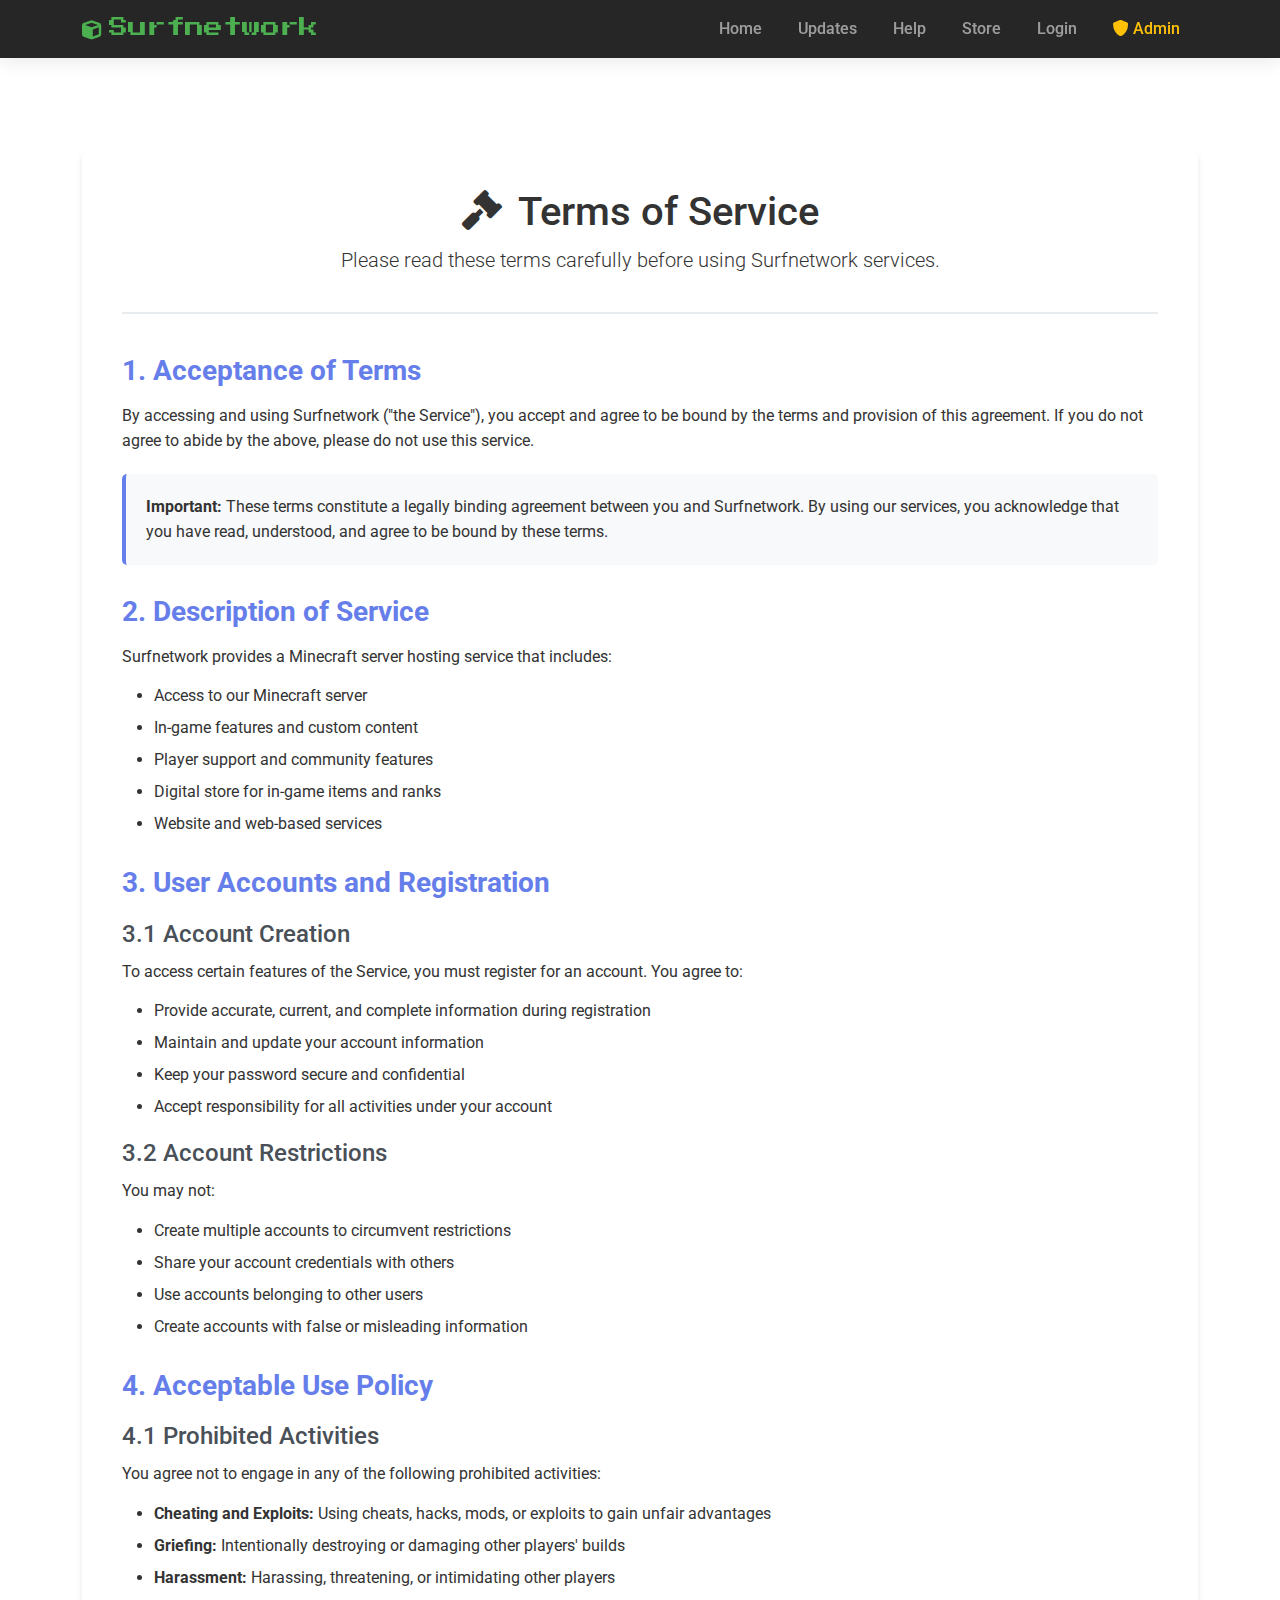
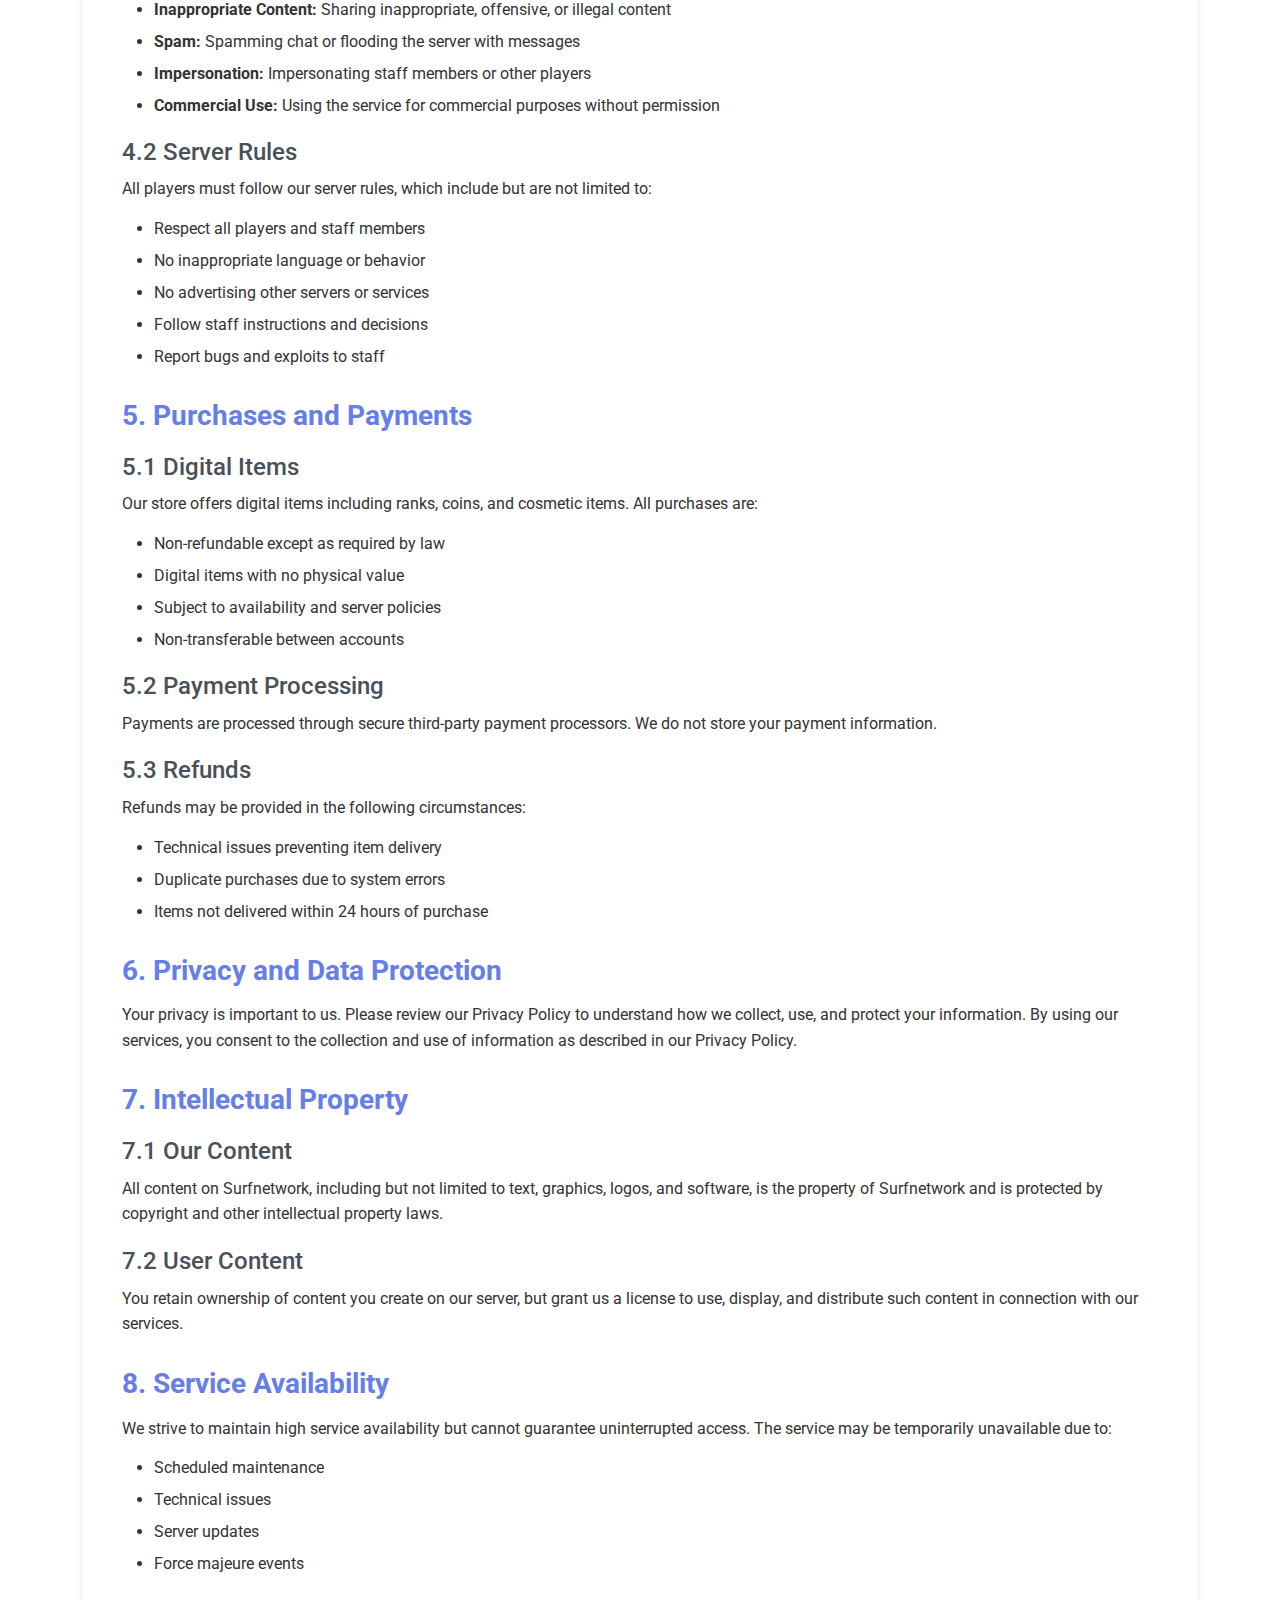
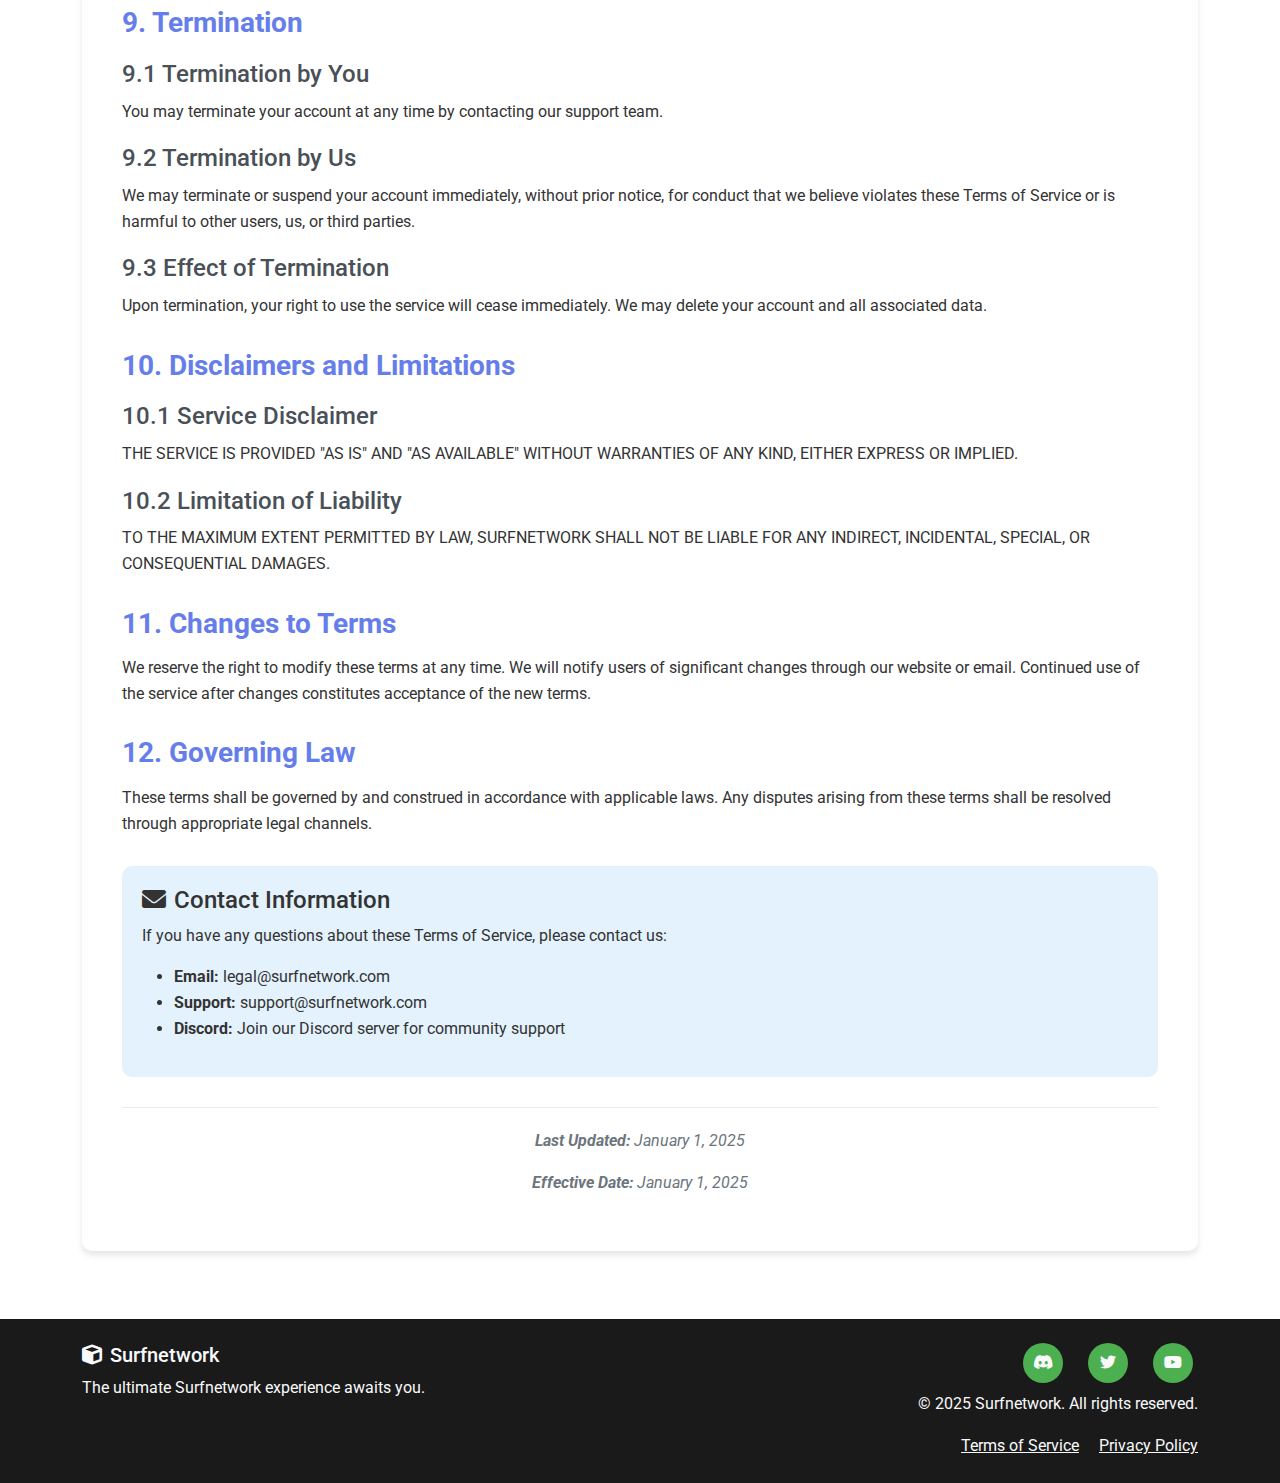
<file: terms.html>
<!DOCTYPE html>
<html lang="en">
<head>
    <meta charset="UTF-8">
    <meta name="viewport" content="width=device-width, initial-scale=1.0">
    <title>Terms of Service - Surfnetwork</title>
    <link href="https://cdn.jsdelivr.net/npm/bootstrap@5.3.0/dist/css/bootstrap.min.css" rel="stylesheet">
    <link href="https://cdnjs.cloudflare.com/ajax/libs/font-awesome/6.0.0/css/all.min.css" rel="stylesheet">
    <link rel="stylesheet" href="styles.css">
    <style>
        .legal-content {
            background: white;
            border-radius: 10px;
            box-shadow: 0 4px 6px rgba(0, 0, 0, 0.1);
            padding: 40px;
            margin: 20px 0;
        }
        .legal-header {
            text-align: center;
            margin-bottom: 40px;
            padding-bottom: 20px;
            border-bottom: 2px solid #e9ecef;
        }
        .legal-section {
            margin-bottom: 30px;
        }
        .legal-section h3 {
            color: #667eea;
            margin-bottom: 15px;
            font-weight: bold;
        }
        .legal-section h4 {
            color: #495057;
            margin-bottom: 10px;
            margin-top: 20px;
        }
        .legal-section p {
            line-height: 1.6;
            margin-bottom: 15px;
        }
        .legal-section ul {
            margin-bottom: 15px;
        }
        .legal-section li {
            margin-bottom: 8px;
            line-height: 1.5;
        }
        .highlight-box {
            background: #f8f9fa;
            border-left: 4px solid #667eea;
            padding: 20px;
            margin: 20px 0;
            border-radius: 5px;
        }
        .contact-info {
            background: #e3f2fd;
            border-radius: 10px;
            padding: 20px;
            margin-top: 30px;
        }
        .last-updated {
            text-align: center;
            color: #6c757d;
            font-style: italic;
            margin-top: 30px;
            padding-top: 20px;
            border-top: 1px solid #e9ecef;
        }
    </style>
</head>
<body>
    <!-- Navigation -->
    <nav class="navbar navbar-expand-lg navbar-dark bg-dark fixed-top">
        <div class="container">
            <a class="navbar-brand" href="index.html">
                <i class="fas fa-cube me-2"></i>Surfnetwork
            </a>
            <button class="navbar-toggler" type="button" data-bs-toggle="collapse" data-bs-target="#navbarNav">
                <span class="navbar-toggler-icon"></span>
            </button>
            <div class="collapse navbar-collapse" id="navbarNav">
                <ul class="navbar-nav ms-auto">
                    <li class="nav-item">
                        <a class="nav-link" href="index.html">Home</a>
                    </li>
                    <li class="nav-item">
                        <a class="nav-link" href="updates.html">Updates</a>
                    </li>
                    <li class="nav-item">
                        <a class="nav-link" href="help.html">Help</a>
                    </li>
                    <li class="nav-item">
                        <a class="nav-link" href="store.html">Store</a>
                    </li>
                    <li class="nav-item">
                        <a class="nav-link" href="login.html" id="loginNavLink">Login</a>
                    </li>
                    <li class="nav-item">
                        <a class="nav-link" href="admin-login.html" style="color: #ffc107;">
                            <i class="fas fa-shield-alt me-1"></i>Admin
                        </a>
                    </li>
                </ul>
            </div>
        </div>
    </nav>

    <!-- Main Content -->
    <section class="py-5" style="margin-top: 80px;">
        <div class="container">
            <div class="legal-content">
                <div class="legal-header">
                    <h1><i class="fas fa-gavel me-3"></i>Terms of Service</h1>
                    <p class="lead">Please read these terms carefully before using Surfnetwork services.</p>
                </div>

                <div class="legal-section">
                    <h3>1. Acceptance of Terms</h3>
                    <p>By accessing and using Surfnetwork ("the Service"), you accept and agree to be bound by the terms and provision of this agreement. If you do not agree to abide by the above, please do not use this service.</p>
                    
                    <div class="highlight-box">
                        <strong>Important:</strong> These terms constitute a legally binding agreement between you and Surfnetwork. By using our services, you acknowledge that you have read, understood, and agree to be bound by these terms.
                    </div>
                </div>

                <div class="legal-section">
                    <h3>2. Description of Service</h3>
                    <p>Surfnetwork provides a Minecraft server hosting service that includes:</p>
                    <ul>
                        <li>Access to our Minecraft server</li>
                        <li>In-game features and custom content</li>
                        <li>Player support and community features</li>
                        <li>Digital store for in-game items and ranks</li>
                        <li>Website and web-based services</li>
                    </ul>
                </div>

                <div class="legal-section">
                    <h3>3. User Accounts and Registration</h3>
                    <h4>3.1 Account Creation</h4>
                    <p>To access certain features of the Service, you must register for an account. You agree to:</p>
                    <ul>
                        <li>Provide accurate, current, and complete information during registration</li>
                        <li>Maintain and update your account information</li>
                        <li>Keep your password secure and confidential</li>
                        <li>Accept responsibility for all activities under your account</li>
                    </ul>

                    <h4>3.2 Account Restrictions</h4>
                    <p>You may not:</p>
                    <ul>
                        <li>Create multiple accounts to circumvent restrictions</li>
                        <li>Share your account credentials with others</li>
                        <li>Use accounts belonging to other users</li>
                        <li>Create accounts with false or misleading information</li>
                    </ul>
                </div>

                <div class="legal-section">
                    <h3>4. Acceptable Use Policy</h3>
                    <h4>4.1 Prohibited Activities</h4>
                    <p>You agree not to engage in any of the following prohibited activities:</p>
                    <ul>
                        <li><strong>Cheating and Exploits:</strong> Using cheats, hacks, mods, or exploits to gain unfair advantages</li>
                        <li><strong>Griefing:</strong> Intentionally destroying or damaging other players' builds</li>
                        <li><strong>Harassment:</strong> Harassing, threatening, or intimidating other players</li>
                        <li><strong>Inappropriate Content:</strong> Sharing inappropriate, offensive, or illegal content</li>
                        <li><strong>Spam:</strong> Spamming chat or flooding the server with messages</li>
                        <li><strong>Impersonation:</strong> Impersonating staff members or other players</li>
                        <li><strong>Commercial Use:</strong> Using the service for commercial purposes without permission</li>
                    </ul>

                    <h4>4.2 Server Rules</h4>
                    <p>All players must follow our server rules, which include but are not limited to:</p>
                    <ul>
                        <li>Respect all players and staff members</li>
                        <li>No inappropriate language or behavior</li>
                        <li>No advertising other servers or services</li>
                        <li>Follow staff instructions and decisions</li>
                        <li>Report bugs and exploits to staff</li>
                    </ul>
                </div>

                <div class="legal-section">
                    <h3>5. Purchases and Payments</h3>
                    <h4>5.1 Digital Items</h4>
                    <p>Our store offers digital items including ranks, coins, and cosmetic items. All purchases are:</p>
                    <ul>
                        <li>Non-refundable except as required by law</li>
                        <li>Digital items with no physical value</li>
                        <li>Subject to availability and server policies</li>
                        <li>Non-transferable between accounts</li>
                    </ul>

                    <h4>5.2 Payment Processing</h4>
                    <p>Payments are processed through secure third-party payment processors. We do not store your payment information.</p>

                    <h4>5.3 Refunds</h4>
                    <p>Refunds may be provided in the following circumstances:</p>
                    <ul>
                        <li>Technical issues preventing item delivery</li>
                        <li>Duplicate purchases due to system errors</li>
                        <li>Items not delivered within 24 hours of purchase</li>
                    </ul>
                </div>

                <div class="legal-section">
                    <h3>6. Privacy and Data Protection</h3>
                    <p>Your privacy is important to us. Please review our Privacy Policy to understand how we collect, use, and protect your information. By using our services, you consent to the collection and use of information as described in our Privacy Policy.</p>
                </div>

                <div class="legal-section">
                    <h3>7. Intellectual Property</h3>
                    <h4>7.1 Our Content</h4>
                    <p>All content on Surfnetwork, including but not limited to text, graphics, logos, and software, is the property of Surfnetwork and is protected by copyright and other intellectual property laws.</p>

                    <h4>7.2 User Content</h4>
                    <p>You retain ownership of content you create on our server, but grant us a license to use, display, and distribute such content in connection with our services.</p>
                </div>

                <div class="legal-section">
                    <h3>8. Service Availability</h3>
                    <p>We strive to maintain high service availability but cannot guarantee uninterrupted access. The service may be temporarily unavailable due to:</p>
                    <ul>
                        <li>Scheduled maintenance</li>
                        <li>Technical issues</li>
                        <li>Server updates</li>
                        <li>Force majeure events</li>
                    </ul>
                </div>

                <div class="legal-section">
                    <h3>9. Termination</h3>
                    <h4>9.1 Termination by You</h4>
                    <p>You may terminate your account at any time by contacting our support team.</p>

                    <h4>9.2 Termination by Us</h4>
                    <p>We may terminate or suspend your account immediately, without prior notice, for conduct that we believe violates these Terms of Service or is harmful to other users, us, or third parties.</p>

                    <h4>9.3 Effect of Termination</h4>
                    <p>Upon termination, your right to use the service will cease immediately. We may delete your account and all associated data.</p>
                </div>

                <div class="legal-section">
                    <h3>10. Disclaimers and Limitations</h3>
                    <h4>10.1 Service Disclaimer</h4>
                    <p>THE SERVICE IS PROVIDED "AS IS" AND "AS AVAILABLE" WITHOUT WARRANTIES OF ANY KIND, EITHER EXPRESS OR IMPLIED.</p>

                    <h4>10.2 Limitation of Liability</h4>
                    <p>TO THE MAXIMUM EXTENT PERMITTED BY LAW, SURFNETWORK SHALL NOT BE LIABLE FOR ANY INDIRECT, INCIDENTAL, SPECIAL, OR CONSEQUENTIAL DAMAGES.</p>
                </div>

                <div class="legal-section">
                    <h3>11. Changes to Terms</h3>
                    <p>We reserve the right to modify these terms at any time. We will notify users of significant changes through our website or email. Continued use of the service after changes constitutes acceptance of the new terms.</p>
                </div>

                <div class="legal-section">
                    <h3>12. Governing Law</h3>
                    <p>These terms shall be governed by and construed in accordance with applicable laws. Any disputes arising from these terms shall be resolved through appropriate legal channels.</p>
                </div>

                <div class="contact-info">
                    <h4><i class="fas fa-envelope me-2"></i>Contact Information</h4>
                    <p>If you have any questions about these Terms of Service, please contact us:</p>
                    <ul>
                        <li><strong>Email:</strong> legal@surfnetwork.com</li>
                        <li><strong>Support:</strong> support@surfnetwork.com</li>
                        <li><strong>Discord:</strong> Join our Discord server for community support</li>
                    </ul>
                </div>

                <div class="last-updated">
                    <p><strong>Last Updated:</strong> January 1, 2025</p>
                    <p><strong>Effective Date:</strong> January 1, 2025</p>
                </div>
            </div>
        </div>
    </section>

    <!-- Footer -->
    <footer class="footer bg-dark text-light py-4">
        <div class="container">
            <div class="row">
                <div class="col-md-6">
                    <h5><i class="fas fa-cube me-2"></i>Surfnetwork</h5>
                    <p>The ultimate Surfnetwork experience awaits you.</p>
                </div>
                <div class="col-md-6 text-md-end">
                    <div class="social-links">
                        <a href="#" class="text-light me-3"><i class="fab fa-discord"></i></a>
                        <a href="#" class="text-light me-3"><i class="fab fa-twitter"></i></a>
                        <a href="#" class="text-light"><i class="fab fa-youtube"></i></a>
                    </div>
                    <p class="mt-2">&copy; 2025 Surfnetwork. All rights reserved.</p>
                    <div class="mt-2">
                        <a href="terms.html" class="text-light me-3">Terms of Service</a>
                        <a href="privacy.html" class="text-light">Privacy Policy</a>
                    </div>
                </div>
            </div>
        </div>
    </footer>

    <script src="https://cdn.jsdelivr.net/npm/bootstrap@5.3.0/dist/js/bootstrap.bundle.min.js"></script>
    <script src="database.js"></script>
    <script src="script.js"></script>
</body>
</html>
</file>
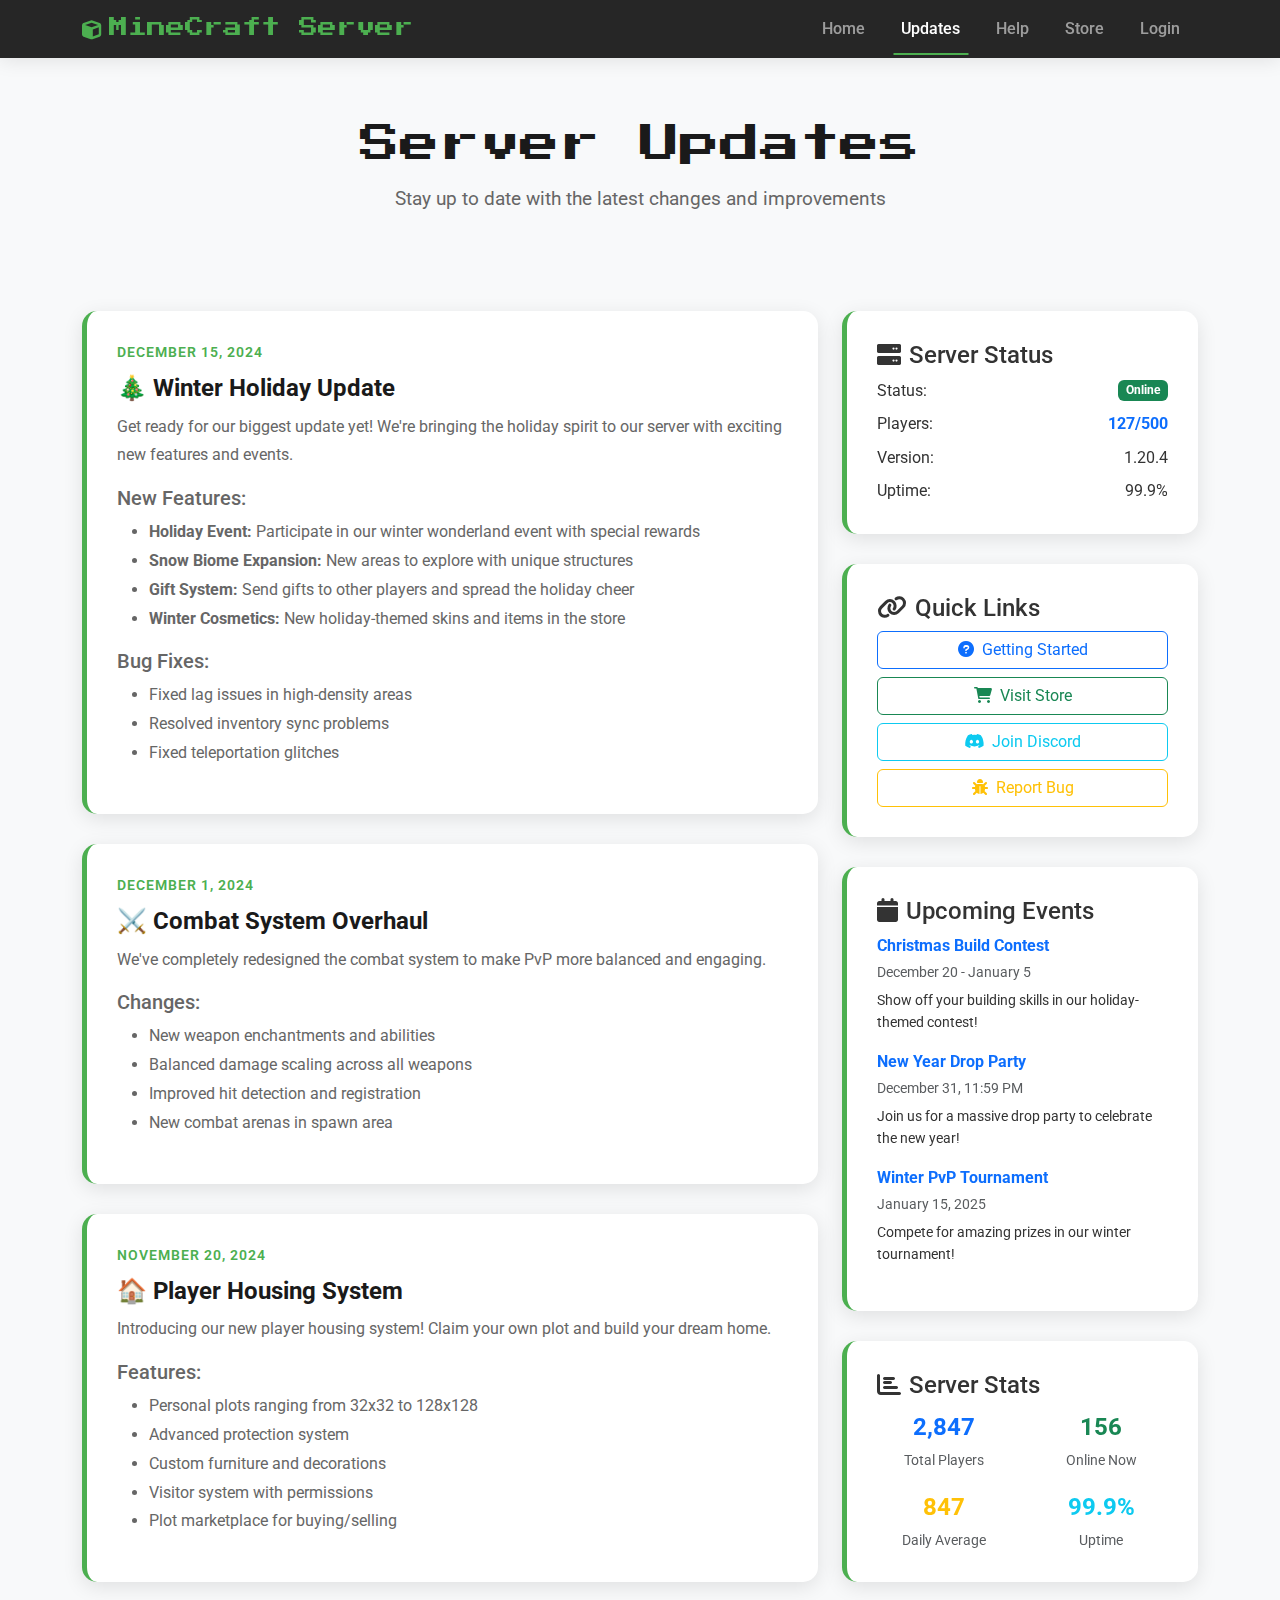
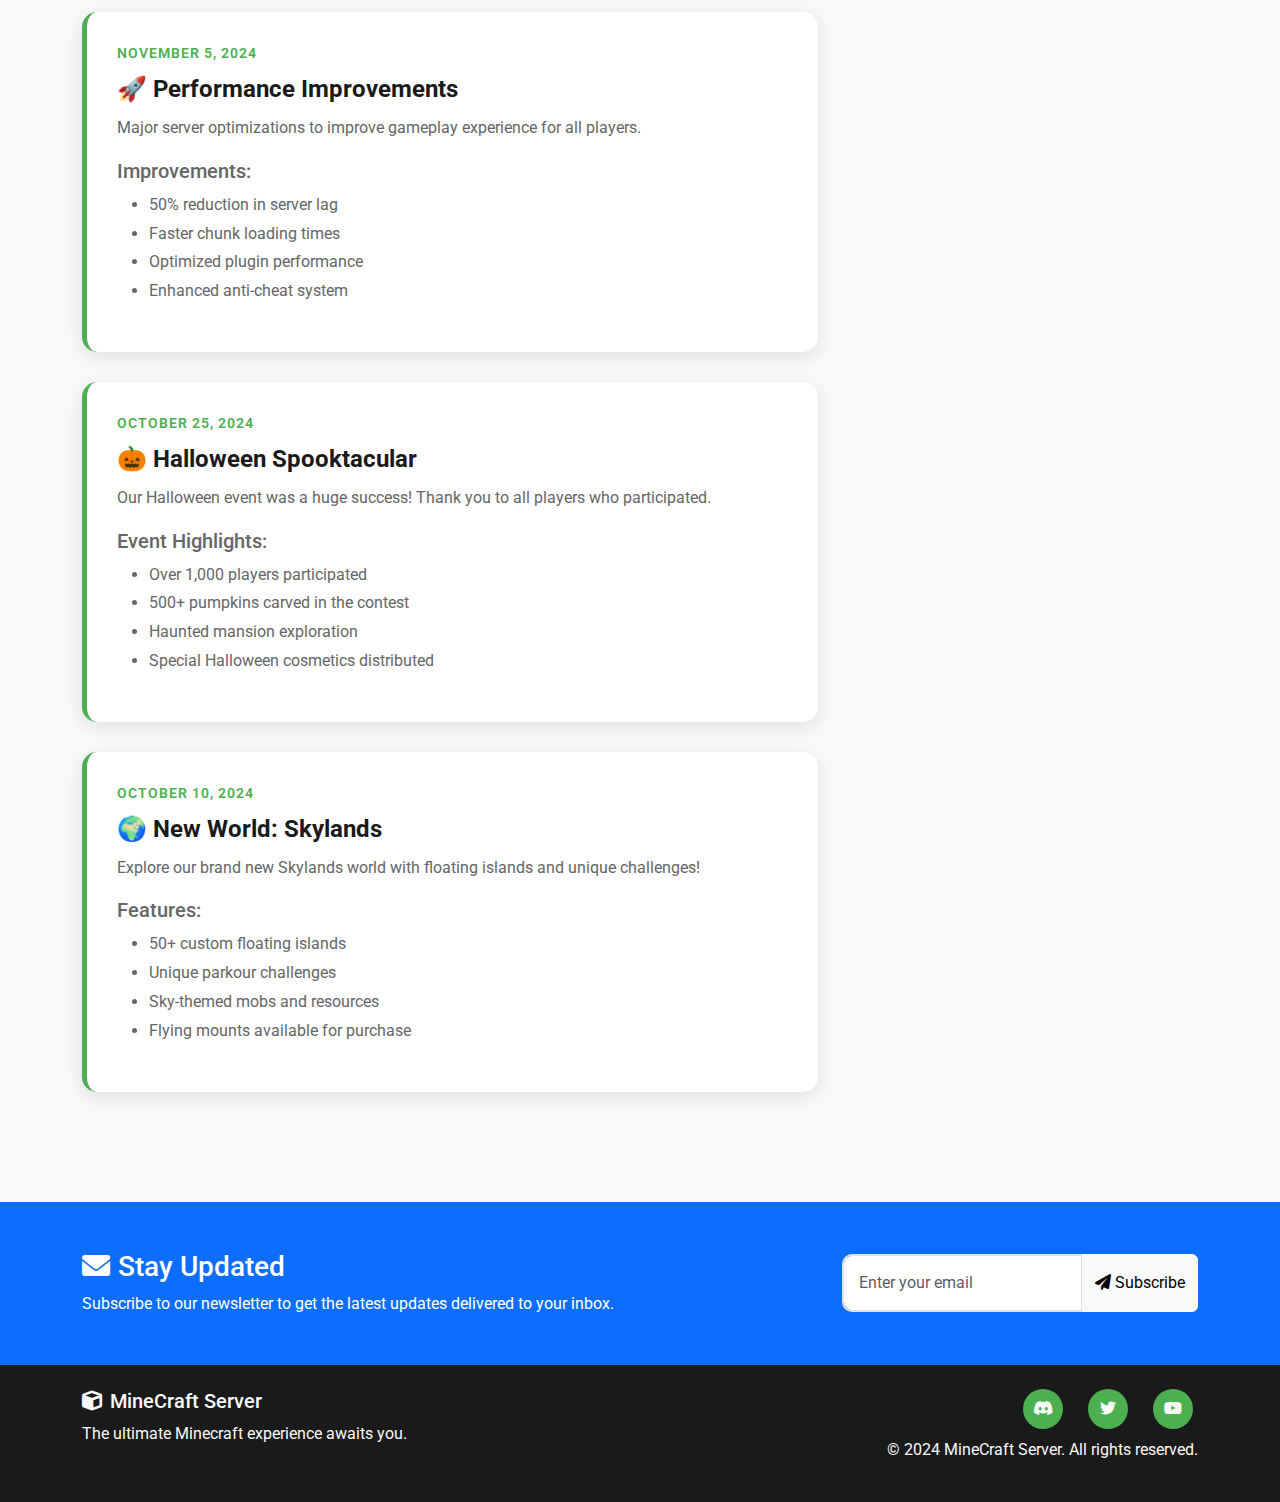
<file: updates.html>
<!DOCTYPE html>
<html lang="en">
<head>
    <meta charset="UTF-8">
    <meta name="viewport" content="width=device-width, initial-scale=1.0">
    <title>Updates - SurfNetwork</title>
    <link href="https://cdn.jsdelivr.net/npm/bootstrap@5.3.0/dist/css/bootstrap.min.css" rel="stylesheet">
    <link href="https://cdnjs.cloudflare.com/ajax/libs/font-awesome/6.0.0/css/all.min.css" rel="stylesheet">
    <link rel="stylesheet" href="styles.css">
</head>
<body>
    <!-- Navigation -->
    <nav class="navbar navbar-expand-lg navbar-dark bg-dark fixed-top">
        <div class="container">
            <a class="navbar-brand" href="index.html">
                <i class="fas fa-cube me-2"></i>MineCraft Server
            </a>
            <button class="navbar-toggler" type="button" data-bs-toggle="collapse" data-bs-target="#navbarNav">
                <span class="navbar-toggler-icon"></span>
            </button>
            <div class="collapse navbar-collapse" id="navbarNav">
                <ul class="navbar-nav ms-auto">
                    <li class="nav-item">
                        <a class="nav-link" href="index.html">Home</a>
                    </li>
                    <li class="nav-item">
                        <a class="nav-link active" href="updates.html">Updates</a>
                    </li>
                    <li class="nav-item">
                        <a class="nav-link" href="help.html">Help</a>
                    </li>
                    <li class="nav-item">
                        <a class="nav-link" href="store.html">Store</a>
                    </li>
                    <li class="nav-item">
                        <a class="nav-link" href="login.html">Login</a>
                    </li>
                </ul>
            </div>
        </div>
    </nav>

    <!-- Updates Section -->
    <section class="updates-section">
        <div class="container">
            <div class="row">
                <div class="col-12 text-center mb-5">
                    <h1 class="section-title">Server Updates</h1>
                    <p class="section-subtitle">Stay up to date with the latest changes and improvements</p>
                </div>
            </div>

            <div class="row">
                <div class="col-lg-8">
                    <!-- Latest Update -->
                    <div class="update-card">
                        <div class="update-date">December 15, 2024</div>
                        <h3 class="update-title">🎄 Winter Holiday Update</h3>
                        <div class="update-content">
                            <p>Get ready for our biggest update yet! We're bringing the holiday spirit to our server with exciting new features and events.</p>
                            <h5>New Features:</h5>
                            <ul>
                                <li><strong>Holiday Event:</strong> Participate in our winter wonderland event with special rewards</li>
                                <li><strong>Snow Biome Expansion:</strong> New areas to explore with unique structures</li>
                                <li><strong>Gift System:</strong> Send gifts to other players and spread the holiday cheer</li>
                                <li><strong>Winter Cosmetics:</strong> New holiday-themed skins and items in the store</li>
                            </ul>
                            <h5>Bug Fixes:</h5>
                            <ul>
                                <li>Fixed lag issues in high-density areas</li>
                                <li>Resolved inventory sync problems</li>
                                <li>Fixed teleportation glitches</li>
                            </ul>
                        </div>
                    </div>

                    <!-- Previous Updates -->
                    <div class="update-card">
                        <div class="update-date">December 1, 2024</div>
                        <h3 class="update-title">⚔️ Combat System Overhaul</h3>
                        <div class="update-content">
                            <p>We've completely redesigned the combat system to make PvP more balanced and engaging.</p>
                            <h5>Changes:</h5>
                            <ul>
                                <li>New weapon enchantments and abilities</li>
                                <li>Balanced damage scaling across all weapons</li>
                                <li>Improved hit detection and registration</li>
                                <li>New combat arenas in spawn area</li>
                            </ul>
                        </div>
                    </div>

                    <div class="update-card">
                        <div class="update-date">November 20, 2024</div>
                        <h3 class="update-title">🏠 Player Housing System</h3>
                        <div class="update-content">
                            <p>Introducing our new player housing system! Claim your own plot and build your dream home.</p>
                            <h5>Features:</h5>
                            <ul>
                                <li>Personal plots ranging from 32x32 to 128x128</li>
                                <li>Advanced protection system</li>
                                <li>Custom furniture and decorations</li>
                                <li>Visitor system with permissions</li>
                                <li>Plot marketplace for buying/selling</li>
                            </ul>
                        </div>
                    </div>

                    <div class="update-card">
                        <div class="update-date">November 5, 2024</div>
                        <h3 class="update-title">🚀 Performance Improvements</h3>
                        <div class="update-content">
                            <p>Major server optimizations to improve gameplay experience for all players.</p>
                            <h5>Improvements:</h5>
                            <ul>
                                <li>50% reduction in server lag</li>
                                <li>Faster chunk loading times</li>
                                <li>Optimized plugin performance</li>
                                <li>Enhanced anti-cheat system</li>
                            </ul>
                        </div>
                    </div>

                    <div class="update-card">
                        <div class="update-date">October 25, 2024</div>
                        <h3 class="update-title">🎃 Halloween Spooktacular</h3>
                        <div class="update-content">
                            <p>Our Halloween event was a huge success! Thank you to all players who participated.</p>
                            <h5>Event Highlights:</h5>
                            <ul>
                                <li>Over 1,000 players participated</li>
                                <li>500+ pumpkins carved in the contest</li>
                                <li>Haunted mansion exploration</li>
                                <li>Special Halloween cosmetics distributed</li>
                            </ul>
                        </div>
                    </div>

                    <div class="update-card">
                        <div class="update-date">October 10, 2024</div>
                        <h3 class="update-title">🌍 New World: Skylands</h3>
                        <div class="update-content">
                            <p>Explore our brand new Skylands world with floating islands and unique challenges!</p>
                            <h5>Features:</h5>
                            <ul>
                                <li>50+ custom floating islands</li>
                                <li>Unique parkour challenges</li>
                                <li>Sky-themed mobs and resources</li>
                                <li>Flying mounts available for purchase</li>
                            </ul>
                        </div>
                    </div>
                </div>

                <!-- Sidebar -->
                <div class="col-lg-4">
                    <div class="sticky-top" style="top: 100px;">
                        <!-- Server Status -->
                        <div class="update-card">
                            <h4><i class="fas fa-server me-2"></i>Server Status</h4>
                            <div class="d-flex justify-content-between align-items-center mb-2">
                                <span>Status:</span>
                                <span class="badge bg-success">Online</span>
                            </div>
                            <div class="d-flex justify-content-between align-items-center mb-2">
                                <span>Players:</span>
                                <span class="fw-bold text-primary">127/500</span>
                            </div>
                            <div class="d-flex justify-content-between align-items-center mb-2">
                                <span>Version:</span>
                                <span>1.20.4</span>
                            </div>
                            <div class="d-flex justify-content-between align-items-center">
                                <span>Uptime:</span>
                                <span>99.9%</span>
                            </div>
                        </div>

                        <!-- Quick Links -->
                        <div class="update-card">
                            <h4><i class="fas fa-link me-2"></i>Quick Links</h4>
                            <div class="d-grid gap-2">
                                <a href="help.html" class="btn btn-outline-primary">
                                    <i class="fas fa-question-circle me-2"></i>Getting Started
                                </a>
                                <a href="store.html" class="btn btn-outline-success">
                                    <i class="fas fa-shopping-cart me-2"></i>Visit Store
                                </a>
                                <a href="#" class="btn btn-outline-info">
                                    <i class="fab fa-discord me-2"></i>Join Discord
                                </a>
                                <a href="#" class="btn btn-outline-warning">
                                    <i class="fas fa-bug me-2"></i>Report Bug
                                </a>
                            </div>
                        </div>

                        <!-- Upcoming Events -->
                        <div class="update-card">
                            <h4><i class="fas fa-calendar me-2"></i>Upcoming Events</h4>
                            <div class="mb-3">
                                <div class="fw-bold text-primary">Christmas Build Contest</div>
                                <small class="text-muted">December 20 - January 5</small>
                                <p class="small mt-1">Show off your building skills in our holiday-themed contest!</p>
                            </div>
                            <div class="mb-3">
                                <div class="fw-bold text-primary">New Year Drop Party</div>
                                <small class="text-muted">December 31, 11:59 PM</small>
                                <p class="small mt-1">Join us for a massive drop party to celebrate the new year!</p>
                            </div>
                            <div>
                                <div class="fw-bold text-primary">Winter PvP Tournament</div>
                                <small class="text-muted">January 15, 2025</small>
                                <p class="small mt-1">Compete for amazing prizes in our winter tournament!</p>
                            </div>
                        </div>

                        <!-- Statistics -->
                        <div class="update-card">
                            <h4><i class="fas fa-chart-bar me-2"></i>Server Stats</h4>
                            <div class="row text-center">
                                <div class="col-6 mb-3">
                                    <div class="fw-bold text-primary fs-4">2,847</div>
                                    <small class="text-muted">Total Players</small>
                                </div>
                                <div class="col-6 mb-3">
                                    <div class="fw-bold text-success fs-4">156</div>
                                    <small class="text-muted">Online Now</small>
                                </div>
                                <div class="col-6">
                                    <div class="fw-bold text-warning fs-4">847</div>
                                    <small class="text-muted">Daily Average</small>
                                </div>
                                <div class="col-6">
                                    <div class="fw-bold text-info fs-4">99.9%</div>
                                    <small class="text-muted">Uptime</small>
                                </div>
                            </div>
                        </div>
                    </div>
                </div>
            </div>
        </div>
    </section>

    <!-- Newsletter Signup -->
    <section class="py-5 bg-primary text-white">
        <div class="container">
            <div class="row align-items-center">
                <div class="col-md-8">
                    <h3><i class="fas fa-envelope me-2"></i>Stay Updated</h3>
                    <p class="mb-0">Subscribe to our newsletter to get the latest updates delivered to your inbox.</p>
                </div>
                <div class="col-md-4">
                    <div class="input-group">
                        <input type="email" class="form-control" placeholder="Enter your email">
                        <button class="btn btn-light" type="button">
                            <i class="fas fa-paper-plane"></i> Subscribe
                        </button>
                    </div>
                </div>
            </div>
        </div>
    </section>

    <!-- Footer -->
    <footer class="footer bg-dark text-light py-4">
        <div class="container">
            <div class="row">
                <div class="col-md-6">
                    <h5><i class="fas fa-cube me-2"></i>MineCraft Server</h5>
                    <p>The ultimate Minecraft experience awaits you.</p>
                </div>
                <div class="col-md-6 text-md-end">
                    <div class="social-links">
                        <a href="#" class="text-light me-3"><i class="fab fa-discord"></i></a>
                        <a href="#" class="text-light me-3"><i class="fab fa-twitter"></i></a>
                        <a href="#" class="text-light"><i class="fab fa-youtube"></i></a>
                    </div>
                    <p class="mt-2">&copy; 2024 MineCraft Server. All rights reserved.</p>
                </div>
            </div>
        </div>
    </footer>

    <script src="https://cdn.jsdelivr.net/npm/bootstrap@5.3.0/dist/js/bootstrap.bundle.min.js"></script>
    <script src="database.js"></script>
    <script src="script.js"></script>
</body>
</html>
</file>
<file: styles.css>
/* Custom CSS for Minecraft Server Website */

/* Import Minecraft-style font */
@import url('https://fonts.googleapis.com/css2?family=Press+Start+2P&family=Roboto:wght@300;400;500;700&display=swap');

/* Root Variables */
:root {
    --primary-color: #4CAF50;
    --secondary-color: #2196F3;
    --accent-color: #FF9800;
    --dark-color: #1a1a1a;
    --light-color: #f8f9fa;
    --minecraft-green: #00AA00;
    --minecraft-blue: #5555FF;
    --gradient-bg: linear-gradient(135deg, #667eea 0%, #764ba2 100%);
    --box-shadow: 0 10px 30px rgba(0, 0, 0, 0.3);
    --transition: all 0.3s ease;
}

/* Global Styles */
* {
    margin: 0;
    padding: 0;
    box-sizing: border-box;
}

body {
    font-family: 'Roboto', sans-serif;
    line-height: 1.6;
    color: #333;
    overflow-x: hidden;
}

/* Smooth Scrolling */
html {
    scroll-behavior: smooth;
}

/* Custom Scrollbar */
::-webkit-scrollbar {
    width: 8px;
}

::-webkit-scrollbar-track {
    background: var(--dark-color);
}

::-webkit-scrollbar-thumb {
    background: var(--primary-color);
    border-radius: 4px;
}

::-webkit-scrollbar-thumb:hover {
    background: #45a049;
}

/* Navigation Styles */
.navbar {
    background: rgba(26, 26, 26, 0.95) !important;
    backdrop-filter: blur(10px);
    transition: var(--transition);
    box-shadow: 0 2px 20px rgba(0, 0, 0, 0.1);
}

.navbar-brand {
    font-family: 'Press Start 2P', cursive;
    font-size: 1.2rem;
    color: var(--primary-color) !important;
    transition: var(--transition);
}

.navbar-brand:hover {
    color: var(--accent-color) !important;
    transform: scale(1.05);
}

.navbar-nav .nav-link {
    font-weight: 500;
    margin: 0 10px;
    position: relative;
    transition: var(--transition);
}

.navbar-nav .nav-link::after {
    content: '';
    position: absolute;
    width: 0;
    height: 2px;
    bottom: -5px;
    left: 50%;
    background: var(--primary-color);
    transition: var(--transition);
    transform: translateX(-50%);
}

.navbar-nav .nav-link:hover::after,
.navbar-nav .nav-link.active::after {
    width: 100%;
}

.navbar-nav .nav-link:hover {
    color: var(--primary-color) !important;
    transform: translateY(-2px);
}

/* Hero Section */
.hero-section {
    min-height: 100vh;
    background: linear-gradient(rgba(0, 0, 0, 0.6), rgba(0, 0, 0, 0.6)),
                url('https://images.unsplash.com/photo-1578662996442-48f60103fc96?ixlib=rb-4.0.3&ixid=M3wxMjA3fDB8MHxwaG90by1wYWdlfHx8fGVufDB8fHx8fA%3D%3D&auto=format&fit=crop&w=2070&q=80');
    background-size: cover;
    background-position: center;
    background-attachment: fixed;
    display: flex;
    align-items: center;
    position: relative;
}

.hero-overlay {
    width: 100%;
    height: 100%;
    display: flex;
    align-items: center;
}

.hero-title {
    font-family: 'Press Start 2P', cursive;
    font-size: 3rem;
    color: white;
    text-shadow: 3px 3px 0px rgba(0, 0, 0, 0.8);
    margin-bottom: 2rem;
    animation: fadeInUp 1s ease;
}

.hero-subtitle {
    font-size: 1.3rem;
    color: #e0e0e0;
    font-weight: 300;
    animation: fadeInUp 1s ease 0.2s both;
}

/* Server Status */
.server-status {
    display: flex;
    justify-content: center;
    gap: 2rem;
    margin: 2rem 0;
    animation: fadeInUp 1s ease 0.4s both;
}

.status-indicator,
.player-count {
    background: rgba(255, 255, 255, 0.1);
    backdrop-filter: blur(10px);
    padding: 15px 25px;
    border-radius: 50px;
    border: 1px solid rgba(255, 255, 255, 0.2);
    color: white;
    font-weight: 500;
    transition: var(--transition);
}

.status-indicator:hover,
.player-count:hover {
    transform: translateY(-5px);
    box-shadow: var(--box-shadow);
}

.status-indicator.online i {
    color: var(--minecraft-green);
    animation: pulse 2s infinite;
}

/* IP Section */
.ip-section {
    animation: fadeInUp 1s ease 0.6s both;
}

.ip-reveal-btn {
    background: var(--gradient-bg);
    border: none;
    padding: 15px 30px;
    font-size: 1.1rem;
    font-weight: 600;
    border-radius: 50px;
    transition: var(--transition);
    box-shadow: var(--box-shadow);
    position: relative;
    overflow: hidden;
}

.ip-reveal-btn::before {
    content: '';
    position: absolute;
    top: 0;
    left: -100%;
    width: 100%;
    height: 100%;
    background: linear-gradient(90deg, transparent, rgba(255, 255, 255, 0.2), transparent);
    transition: left 0.5s;
}

.ip-reveal-btn:hover::before {
    left: 100%;
}

.ip-reveal-btn:hover {
    transform: translateY(-3px);
    box-shadow: 0 15px 40px rgba(0, 0, 0, 0.4);
}

.ip-display {
    margin-top: 20px;
    animation: slideDown 0.5s ease;
}

.ip-box {
    background: rgba(255, 255, 255, 0.1);
    backdrop-filter: blur(10px);
    padding: 20px;
    border-radius: 15px;
    border: 1px solid rgba(255, 255, 255, 0.2);
    display: inline-flex;
    align-items: center;
    gap: 15px;
}

.ip-text {
    font-family: 'Press Start 2P', cursive;
    font-size: 1.2rem;
    color: var(--accent-color);
    text-shadow: 2px 2px 0px rgba(0, 0, 0, 0.5);
}

/* Hero Buttons */
.hero-buttons {
    animation: fadeInUp 1s ease 0.8s both;
}

.hero-buttons .btn {
    margin: 10px;
    padding: 15px 30px;
    font-weight: 600;
    border-radius: 50px;
    transition: var(--transition);
    box-shadow: var(--box-shadow);
}

.hero-buttons .btn:hover {
    transform: translateY(-3px);
    box-shadow: 0 15px 40px rgba(0, 0, 0, 0.4);
}

/* Features Section */
.features-section {
    background: var(--light-color);
    padding: 100px 0;
}

.section-title {
    font-family: 'Press Start 2P', cursive;
    font-size: 2.5rem;
    color: var(--dark-color);
    margin-bottom: 1rem;
    animation: fadeInUp 1s ease;
}

.section-subtitle {
    font-size: 1.2rem;
    color: #666;
    margin-bottom: 3rem;
    animation: fadeInUp 1s ease 0.2s both;
}

.feature-card {
    background: white;
    padding: 40px 30px;
    border-radius: 20px;
    text-align: center;
    transition: var(--transition);
    box-shadow: 0 5px 20px rgba(0, 0, 0, 0.1);
    height: 100%;
    position: relative;
    overflow: hidden;
}

.feature-card::before {
    content: '';
    position: absolute;
    top: 0;
    left: -100%;
    width: 100%;
    height: 100%;
    background: var(--gradient-bg);
    opacity: 0;
    transition: var(--transition);
    z-index: 1;
}

.feature-card:hover::before {
    left: 0;
    opacity: 0.1;
}

.feature-card:hover {
    transform: translateY(-10px);
    box-shadow: var(--box-shadow);
}

.feature-icon {
    width: 80px;
    height: 80px;
    background: var(--gradient-bg);
    border-radius: 50%;
    display: flex;
    align-items: center;
    justify-content: center;
    margin: 0 auto 20px;
    transition: var(--transition);
    position: relative;
    z-index: 2;
}

.feature-icon i {
    font-size: 2rem;
    color: white;
}

.feature-card:hover .feature-icon {
    transform: scale(1.1) rotateY(360deg);
}

.feature-card h4 {
    font-weight: 700;
    margin-bottom: 15px;
    color: var(--dark-color);
    position: relative;
    z-index: 2;
}

.feature-card p {
    color: #666;
    line-height: 1.8;
    position: relative;
    z-index: 2;
}

/* Login/Signup Form Styles */
.auth-container {
    min-height: 100vh;
    background: var(--gradient-bg);
    display: flex;
    align-items: center;
    padding: 100px 0;
}

.auth-card {
    background: white;
    border-radius: 20px;
    box-shadow: var(--box-shadow);
    overflow: hidden;
    max-width: 400px;
    margin: 0 auto;
    animation: slideUp 0.8s ease;
}

.auth-header {
    background: var(--gradient-bg);
    color: white;
    padding: 30px;
    text-align: center;
}

.auth-header h2 {
    font-family: 'Press Start 2P', cursive;
    font-size: 1.5rem;
    margin-bottom: 10px;
}

.auth-body {
    padding: 40px;
}

.form-group {
    margin-bottom: 25px;
}

.form-label {
    font-weight: 600;
    color: var(--dark-color);
    margin-bottom: 8px;
    display: block;
}

.form-control {
    border: 2px solid #e0e0e0;
    border-radius: 10px;
    padding: 15px;
    font-size: 1rem;
    transition: var(--transition);
    width: 100%;
}

.form-control:focus {
    border-color: var(--primary-color);
    box-shadow: 0 0 0 0.2rem rgba(76, 175, 80, 0.25);
    outline: none;
}

.btn-auth {
    width: 100%;
    background: var(--gradient-bg);
    border: none;
    padding: 15px;
    border-radius: 10px;
    color: white;
    font-weight: 600;
    font-size: 1.1rem;
    transition: var(--transition);
    margin-bottom: 20px;
}

.btn-auth:hover {
    transform: translateY(-2px);
    box-shadow: var(--box-shadow);
}

/* Updates Page */
.updates-section {
    padding: 120px 0 80px;
    background: var(--light-color);
}

.update-card {
    background: white;
    border-radius: 15px;
    padding: 30px;
    margin-bottom: 30px;
    box-shadow: 0 5px 20px rgba(0, 0, 0, 0.1);
    transition: var(--transition);
    border-left: 5px solid var(--primary-color);
}

.update-card:hover {
    transform: translateY(-5px);
    box-shadow: var(--box-shadow);
}

.update-date {
    color: var(--primary-color);
    font-weight: 600;
    font-size: 0.9rem;
    text-transform: uppercase;
    letter-spacing: 1px;
}

.update-title {
    font-size: 1.5rem;
    font-weight: 700;
    margin: 10px 0;
    color: var(--dark-color);
}

.update-content {
    color: #666;
    line-height: 1.8;
}

/* Help Page */
.help-section {
    padding: 120px 0 80px;
    background: var(--light-color);
}

.help-card {
    background: white;
    border-radius: 15px;
    padding: 30px;
    margin-bottom: 30px;
    box-shadow: 0 5px 20px rgba(0, 0, 0, 0.1);
    transition: var(--transition);
}

.help-card:hover {
    transform: translateY(-5px);
    box-shadow: var(--box-shadow);
}

.help-icon {
    width: 60px;
    height: 60px;
    background: var(--gradient-bg);
    border-radius: 50%;
    display: flex;
    align-items: center;
    justify-content: center;
    margin-bottom: 20px;
}

.help-icon i {
    font-size: 1.5rem;
    color: white;
}

/* Store Page */
.store-section {
    padding: 120px 0 80px;
    background: var(--light-color);
}

.product-card {
    background: white;
    border-radius: 15px;
    overflow: hidden;
    box-shadow: 0 5px 20px rgba(0, 0, 0, 0.1);
    transition: var(--transition);
    height: 100%;
}

.product-card:hover {
    transform: translateY(-10px);
    box-shadow: var(--box-shadow);
}

.product-header {
    background: var(--gradient-bg);
    color: white;
    padding: 30px 20px;
    text-align: center;
}

.product-title {
    font-size: 1.5rem;
    font-weight: 700;
    margin-bottom: 10px;
}

.product-price {
    font-size: 2rem;
    font-weight: 700;
    font-family: 'Press Start 2P', cursive;
}

.product-body {
    padding: 30px 20px;
}

.product-features {
    list-style: none;
    margin-bottom: 30px;
}

.product-features li {
    padding: 8px 0;
    border-bottom: 1px solid #f0f0f0;
    color: #666;
}

.product-features li:last-child {
    border-bottom: none;
}

.product-features li i {
    color: var(--primary-color);
    margin-right: 10px;
}

/* Footer */
.footer {
    background: var(--dark-color) !important;
    padding: 50px 0 30px;
}

.social-links a {
    display: inline-block;
    width: 40px;
    height: 40px;
    background: var(--primary-color);
    border-radius: 50%;
    text-align: center;
    line-height: 40px;
    transition: var(--transition);
    margin: 0 5px;
}

.social-links a:hover {
    background: var(--accent-color);
    transform: translateY(-3px);
}

/* Animations */
@keyframes fadeInUp {
    from {
        opacity: 0;
        transform: translateY(30px);
    }
    to {
        opacity: 1;
        transform: translateY(0);
    }
}

@keyframes slideDown {
    from {
        opacity: 0;
        transform: translateY(-20px);
    }
    to {
        opacity: 1;
        transform: translateY(0);
    }
}

@keyframes slideUp {
    from {
        opacity: 0;
        transform: translateY(50px);
    }
    to {
        opacity: 1;
        transform: translateY(0);
    }
}

@keyframes pulse {
    0%, 100% {
        opacity: 1;
    }
    50% {
        opacity: 0.5;
    }
}

/* Responsive Design */
@media (max-width: 768px) {
    .hero-title {
        font-size: 2rem;
    }
    
    .hero-subtitle {
        font-size: 1.1rem;
    }
    
    .section-title {
        font-size: 2rem;
    }
    
    .server-status {
        flex-direction: column;
        gap: 1rem;
    }
    
    .status-indicator,
    .player-count {
        padding: 10px 20px;
    }
    
    .ip-reveal-btn {
        padding: 12px 25px;
        font-size: 1rem;
    }
    
    .hero-buttons .btn {
        padding: 12px 25px;
        margin: 5px;
    }
    
    .auth-card {
        margin: 20px;
    }
    
    .auth-body {
        padding: 30px 25px;
    }
}

@media (max-width: 576px) {
    .hero-title {
        font-size: 1.5rem;
    }
    
    .navbar-brand {
        font-size: 1rem;
    }
    
    .feature-card {
        padding: 30px 20px;
    }
    
    .auth-header {
        padding: 25px 20px;
    }
    
    .auth-header h2 {
        font-size: 1.2rem;
    }
}

/* Loading Animation */
.loading {
    display: inline-block;
    width: 20px;
    height: 20px;
    border: 3px solid #f3f3f3;
    border-top: 3px solid var(--primary-color);
    border-radius: 50%;
    animation: spin 1s linear infinite;
}

@keyframes spin {
    0% { transform: rotate(0deg); }
    100% { transform: rotate(360deg); }
}

/* Success/Error Messages */
.alert-custom {
    border-radius: 10px;
    padding: 15px 20px;
    margin-bottom: 20px;
    border: none;
    font-weight: 500;
}

.alert-success {
    background: rgba(76, 175, 80, 0.1);
    color: var(--primary-color);
    border-left: 4px solid var(--primary-color);
}

.alert-error {
    background: rgba(244, 67, 54, 0.1);
    color: #f44336;
    border-left: 4px solid #f44336;
}
</file>
